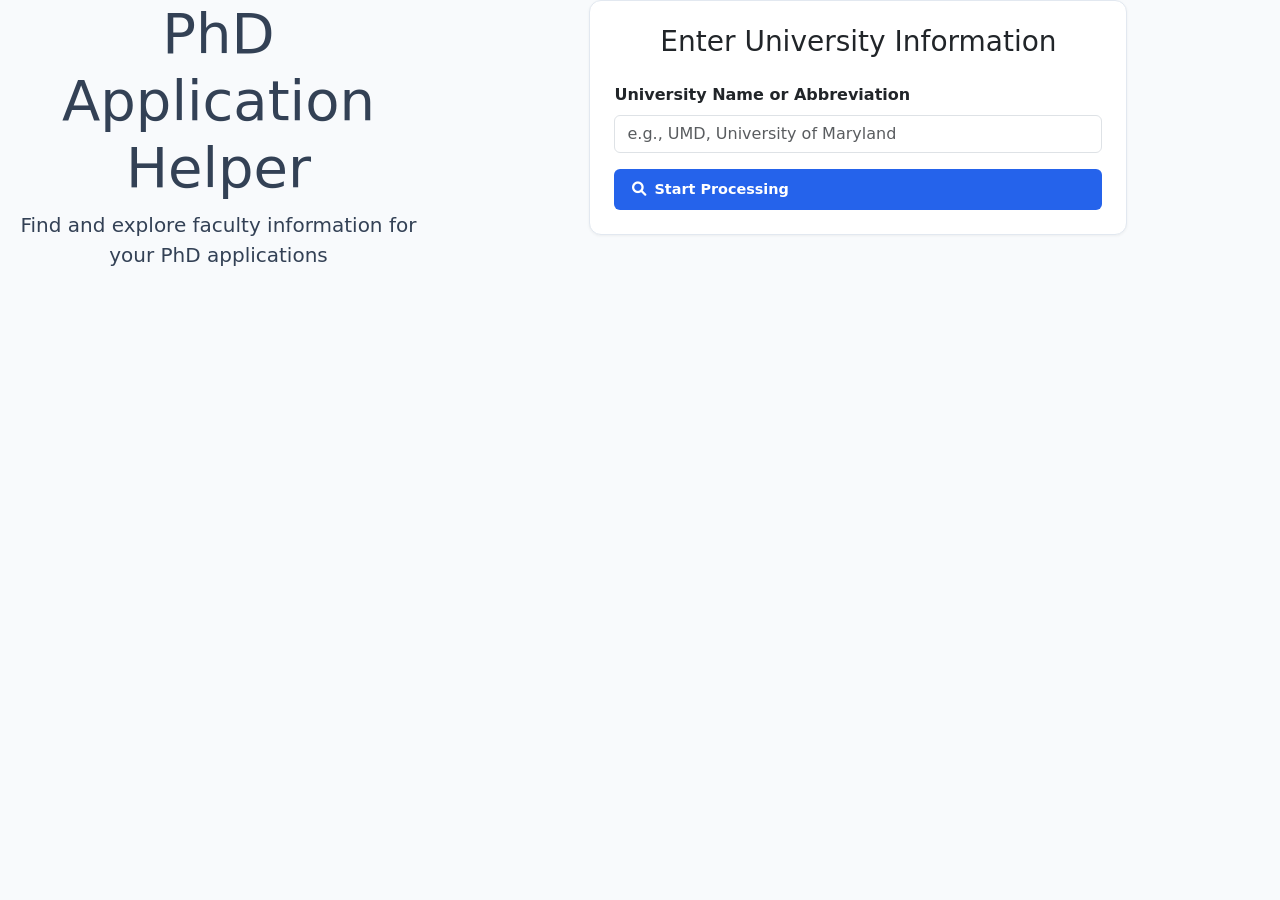
<file: test/templates/index.html>
<!DOCTYPE html>
<html lang="en">
<head>
    <meta charset="UTF-8">
    <meta name="viewport" content="width=device-width, initial-scale=1.0">
    <title>PhD Application Helper</title>
    <link href="https://cdn.jsdelivr.net/npm/bootstrap@5.3.0/dist/css/bootstrap.min.css" rel="stylesheet">
    <link href="https://cdnjs.cloudflare.com/ajax/libs/font-awesome/6.0.0/css/all.min.css" rel="stylesheet">
    <link href="/static/style.css" rel="stylesheet">
</head>
<body>
    <div class="header-section">
        <div class="container">
            <div class="text-center">
                <h1 class="display-4">PhD Application Helper</h1>
                <p class="lead">Find and explore faculty information for your PhD applications</p>
            </div>
        </div>
    </div>

    <div class="container">
        <div class="row justify-content-center">
            <div class="col-md-8">
                <div class="card p-4">
                    <h3 class="text-center mb-4">Enter University Information</h3>
                    <form id="universityForm">
                        <div class="mb-3">
                            <label for="university" class="form-label">University Name or Abbreviation</label>
                            <input type="text" class="form-control search-input" id="university" name="university" placeholder="e.g., UMD, University of Maryland" required>
                        </div>
                        <div class="d-grid">
                            <button type="submit" class="btn btn-primary">
                                <i class="fas fa-search"></i> Start Processing
                            </button>
                        </div>
                    </form>
                </div>

                <div id="processingSection" class="d-none">
                    <h4 class="mt-4">Processing Steps</h4>
                    <div class="processing-steps">
                        <div class="processing-step">
                            <div class="step-circle active" id="step1">1</div>
                            <div class="step-label active" id="label1">University Normalization</div>
                        </div>
                        <div class="processing-step">
                            <div class="step-circle" id="step2">2</div>
                            <div class="step-label" id="label2">Searching Faculty Pages</div>
                        </div>
                        <div class="processing-step">
                            <div class="step-circle" id="step3">3</div>
                            <div class="step-label" id="label3">Crawling Faculty Info</div>
                        </div>
                        <div class="processing-step">
                            <div class="step-circle" id="step4">4</div>
                            <div class="step-label" id="label4">Parsing Information</div>
                        </div>
                    </div>
                    
                    <div class="card result-card">
                        <div class="card-body">
                            <h5>Progress</h5>
                            <div class="progress mb-3">
                                <div id="progressBar" class="progress-bar" role="progressbar" style="width: 0%"></div>
                            </div>
                            <div id="statusText" class="text-muted">Initializing...</div>
                        </div>
                    </div>
                </div>

                <div id="resultsSection" class="d-none">
                    <h4 class="mt-4">Results</h4>
                    <div id="resultsContent"></div>
                </div>
            </div>
        </div>
    </div>

    <script src="https://cdn.jsdelivr.net/npm/bootstrap@5.3.0/dist/js/bootstrap.bundle.min.js"></script>
    <script>
        document.getElementById('universityForm').addEventListener('submit', async function(e) {
            e.preventDefault();
            
            const formData = new FormData(this);
            const university = formData.get('university');
            
            // Show processing section
            document.getElementById('processingSection').classList.remove('d-none');
            document.getElementById('resultsSection').classList.add('d-none');
            
            // Reset progress
            document.querySelectorAll('.step-circle, .step-label').forEach(el => {
                el.classList.remove('active');
            });
            document.getElementById('step1').classList.add('active');
            document.getElementById('label1').classList.add('active');
            document.getElementById('progressBar').style.width = '0%';
            document.getElementById('statusText').textContent = 'Starting process...';
            
            try {
                // Start the processing
                const response = await fetch('/process', {
                    method: 'POST',
                    headers: {
                        'Content-Type': 'application/json',
                    },
                    body: JSON.stringify({ university: university })
                });
                
                const reader = response.body.getReader();
                const decoder = new TextDecoder();
                let buffer = '';
                
                while (true) {
                    const { done, value } = await reader.read();
                    if (done) break;
                    
                    buffer += decoder.decode(value, { stream: true });
                    
                    // Process each line separately
                    const lines = buffer.split('\n');
                    buffer = lines.pop(); // Keep last incomplete line in buffer
                    
                    for (const line of lines) {
                        if (line.trim()) {
                            try {
                                const data = JSON.parse(line);
                                
                                // Update progress
                                if (data.type === 'progress') {
                                    const step = data.step;
                                    const percentage = data.percentage;
                                    const status = data.status;
                                    
                                    // Update step indicators
                                    for (let i = 1; i <= 4; i++) {
                                        const stepEl = document.getElementById(`step${i}`);
                                        const labelEl = document.getElementById(`label${i}`);
                                        
                                        if (i <= step) {
                                            stepEl.classList.add('active');
                                            labelEl.classList.add('active');
                                        } else {
                                            stepEl.classList.remove('active');
                                            labelEl.classList.remove('active');
                                        }
                                    }
                                    
                                    document.getElementById('progressBar').style.width = `${percentage}%`;
                                    document.getElementById('statusText').textContent = status;
                                }
                                
                                // Show results when complete
                                if (data.type === 'results') {
                                    displayResults(data.results);
                                }
                            } catch (e) {
                                console.error('Error parsing line:', e);
                            }
                        }
                    }
                }
            } catch (error) {
                console.error('Error:', error);
                document.getElementById('statusText').textContent = 'Error occurred: ' + error.message;
            }
        });
        
        function displayResults(results) {
            document.getElementById('resultsSection').classList.remove('d-none');
            
            let html = '';
            
            // Show search results
            if (results.search_results && results.search_results.length > 0) {
                html += '<div class="card mb-3"><div class="card-body">';
                html += '<h5>Search Results</h5>';
                results.search_results.forEach((result, index) => {
                    html += `<div class="p-2 border-bottom">
                        <h6>${result.title}</h6>
                        <p class="mb-1"><a href="${result.url}" target="_blank">${result.url}</a></p>
                        <p class="text-muted">${result.snippet}</p>
                    </div>`;
                });
                html += '</div></div>';
            }
            
            // Show faculty data
            if (results.faculty_data && results.faculty_data.length > 0) {
                html += '<div class="card"><div class="card-body">';
                html += `<h5>Faculty Information (${results.faculty_data.length} found)</h5>`;
                
                results.faculty_data.forEach(faculty => {
                    html += '<div class="faculty-card">';
                    html += '<div class="faculty-header">';
                    html += `<div class="faculty-name">${faculty.name}</div>`;
                    html += `<div class="faculty-title">${faculty.title}</div>`;
                    html += '</div>';
                    html += '<div class="faculty-content">';
                    html += `<div class="faculty-email"><i class="fas fa-envelope"></i> ${faculty.email}</div>`;
                    if (faculty.research_areas && faculty.research_areas.length > 0) {
                        html += '<div class="research-areas"><strong>Research Areas:</strong> ';
                        faculty.research_areas.forEach(area => {
                            if (area !== '未提供') {
                                html += `<span class="research-tag">${area}</span>`;
                            }
                        });
                        html += '</div>';
                    }
                    html += '</div></div></div>';
                });
                
                html += '</div></div>';
            }
            
            document.getElementById('resultsContent').innerHTML = html;
        }
    </script>
</body>
</html>
</file>
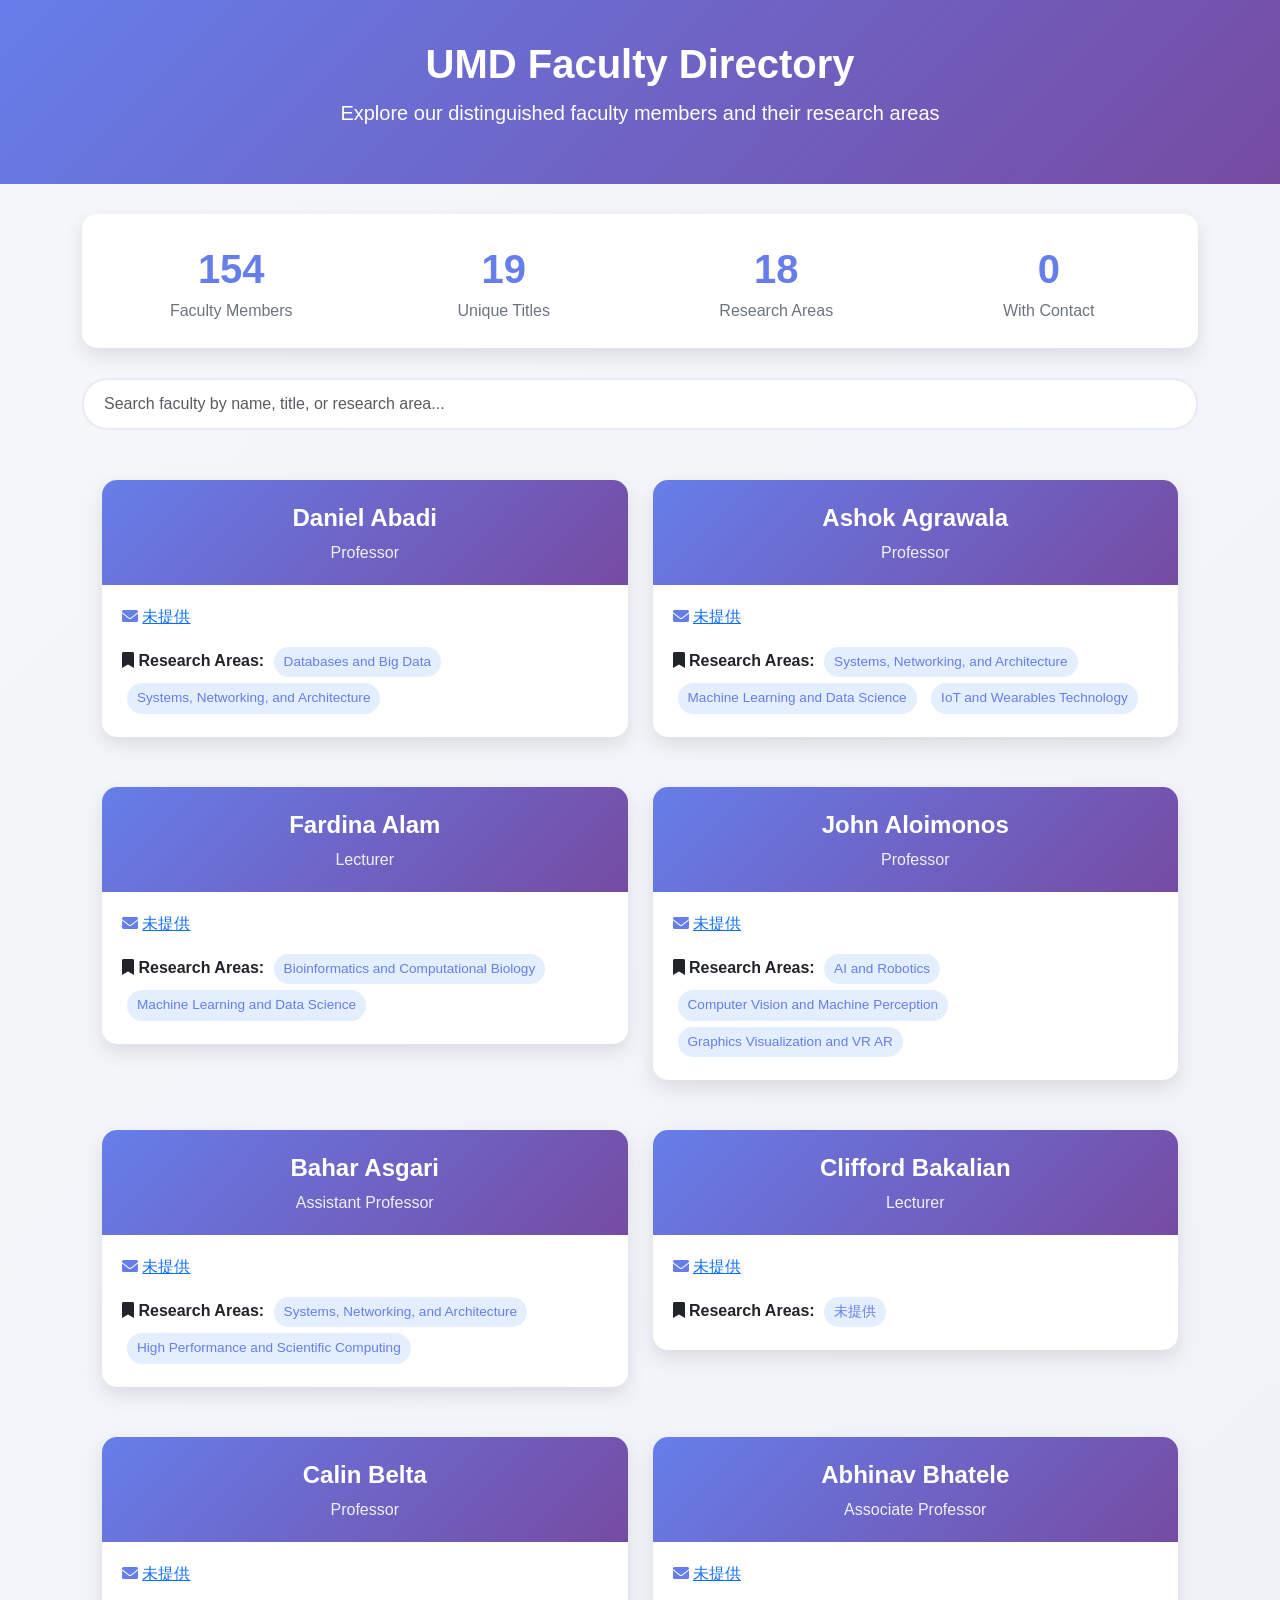
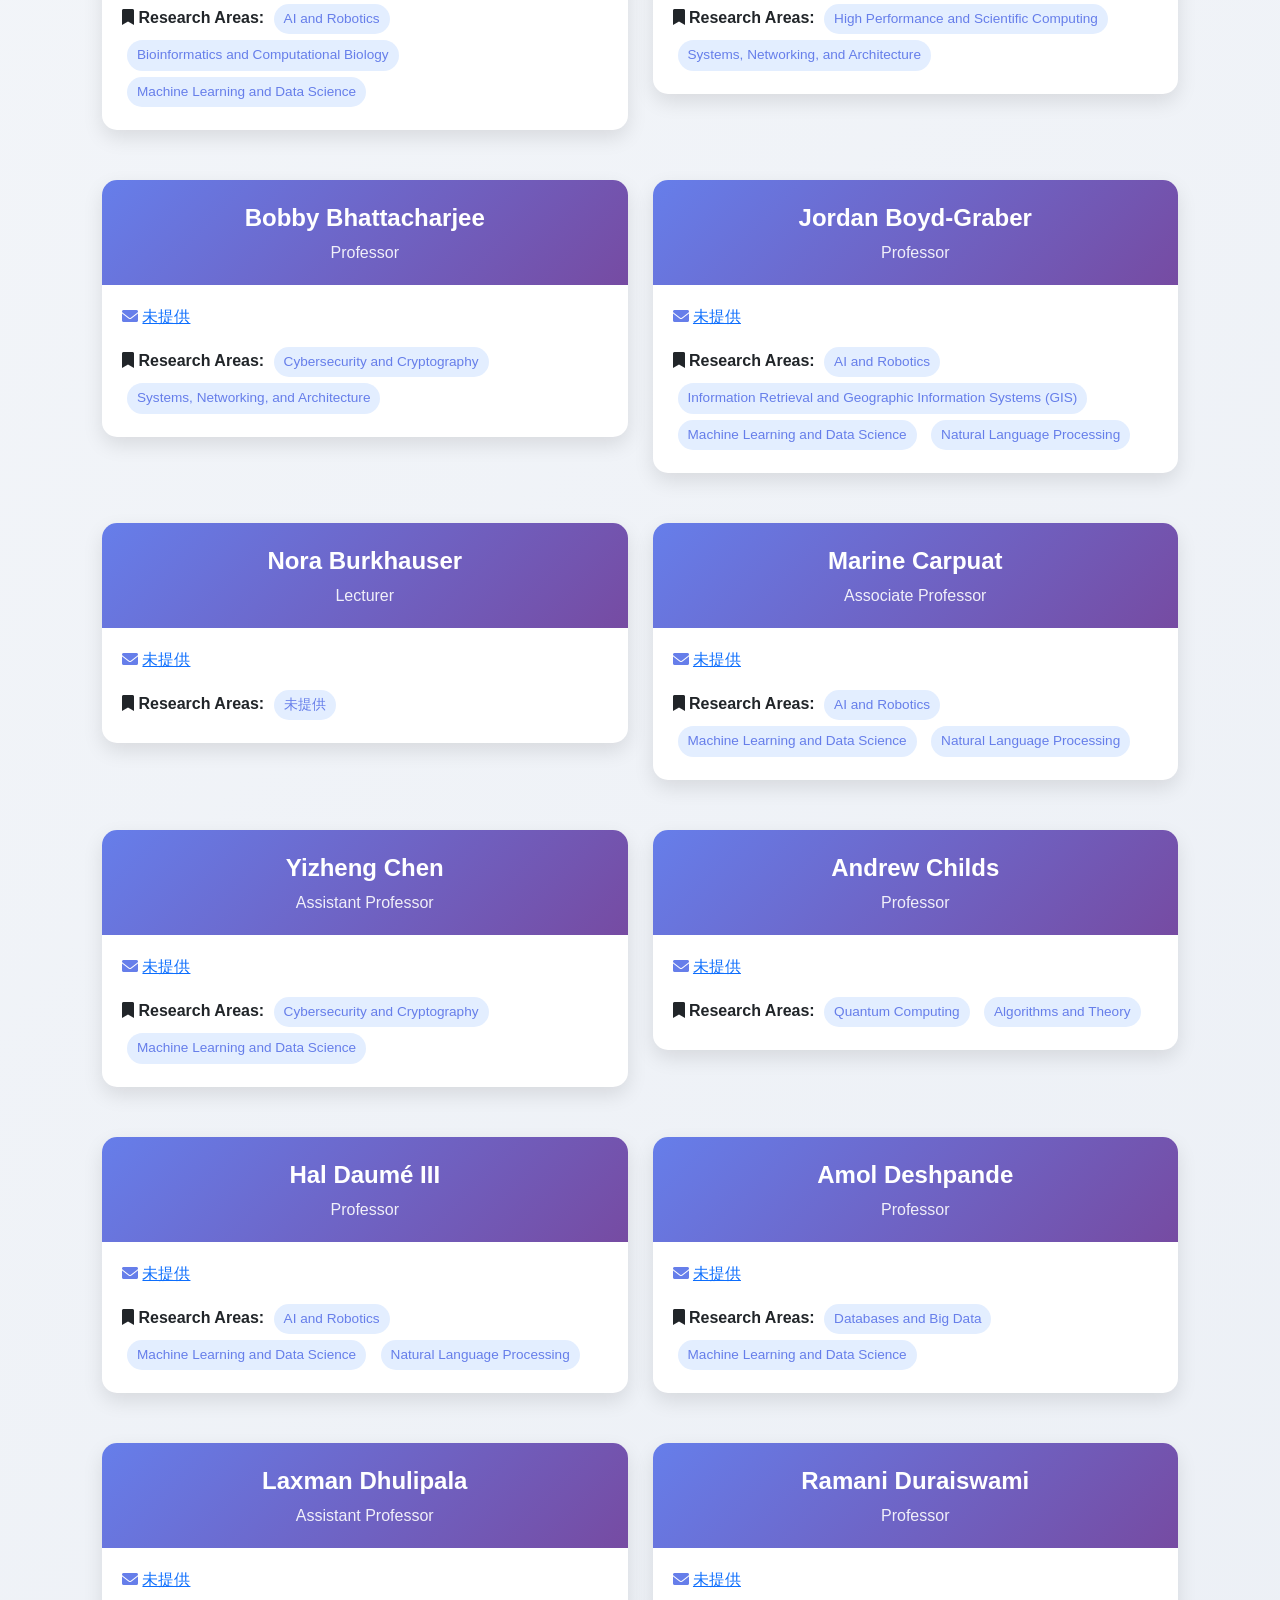
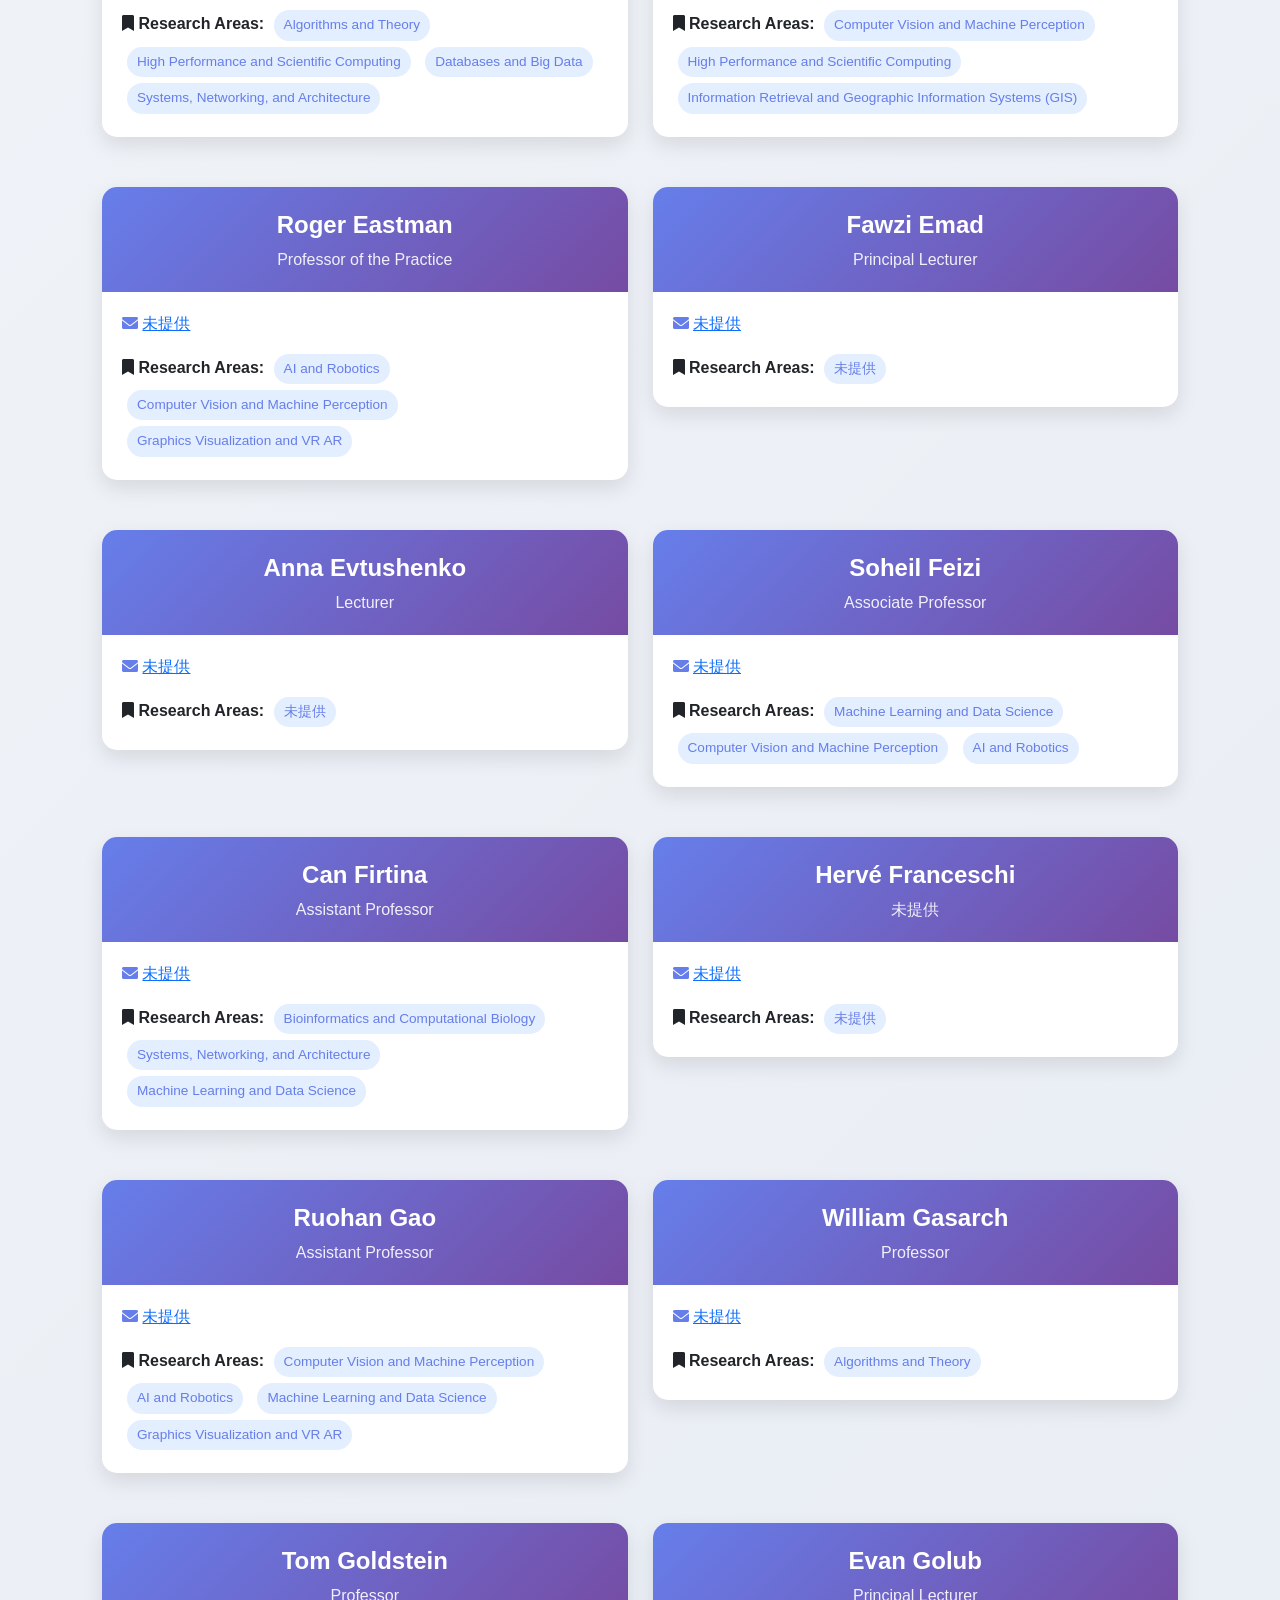
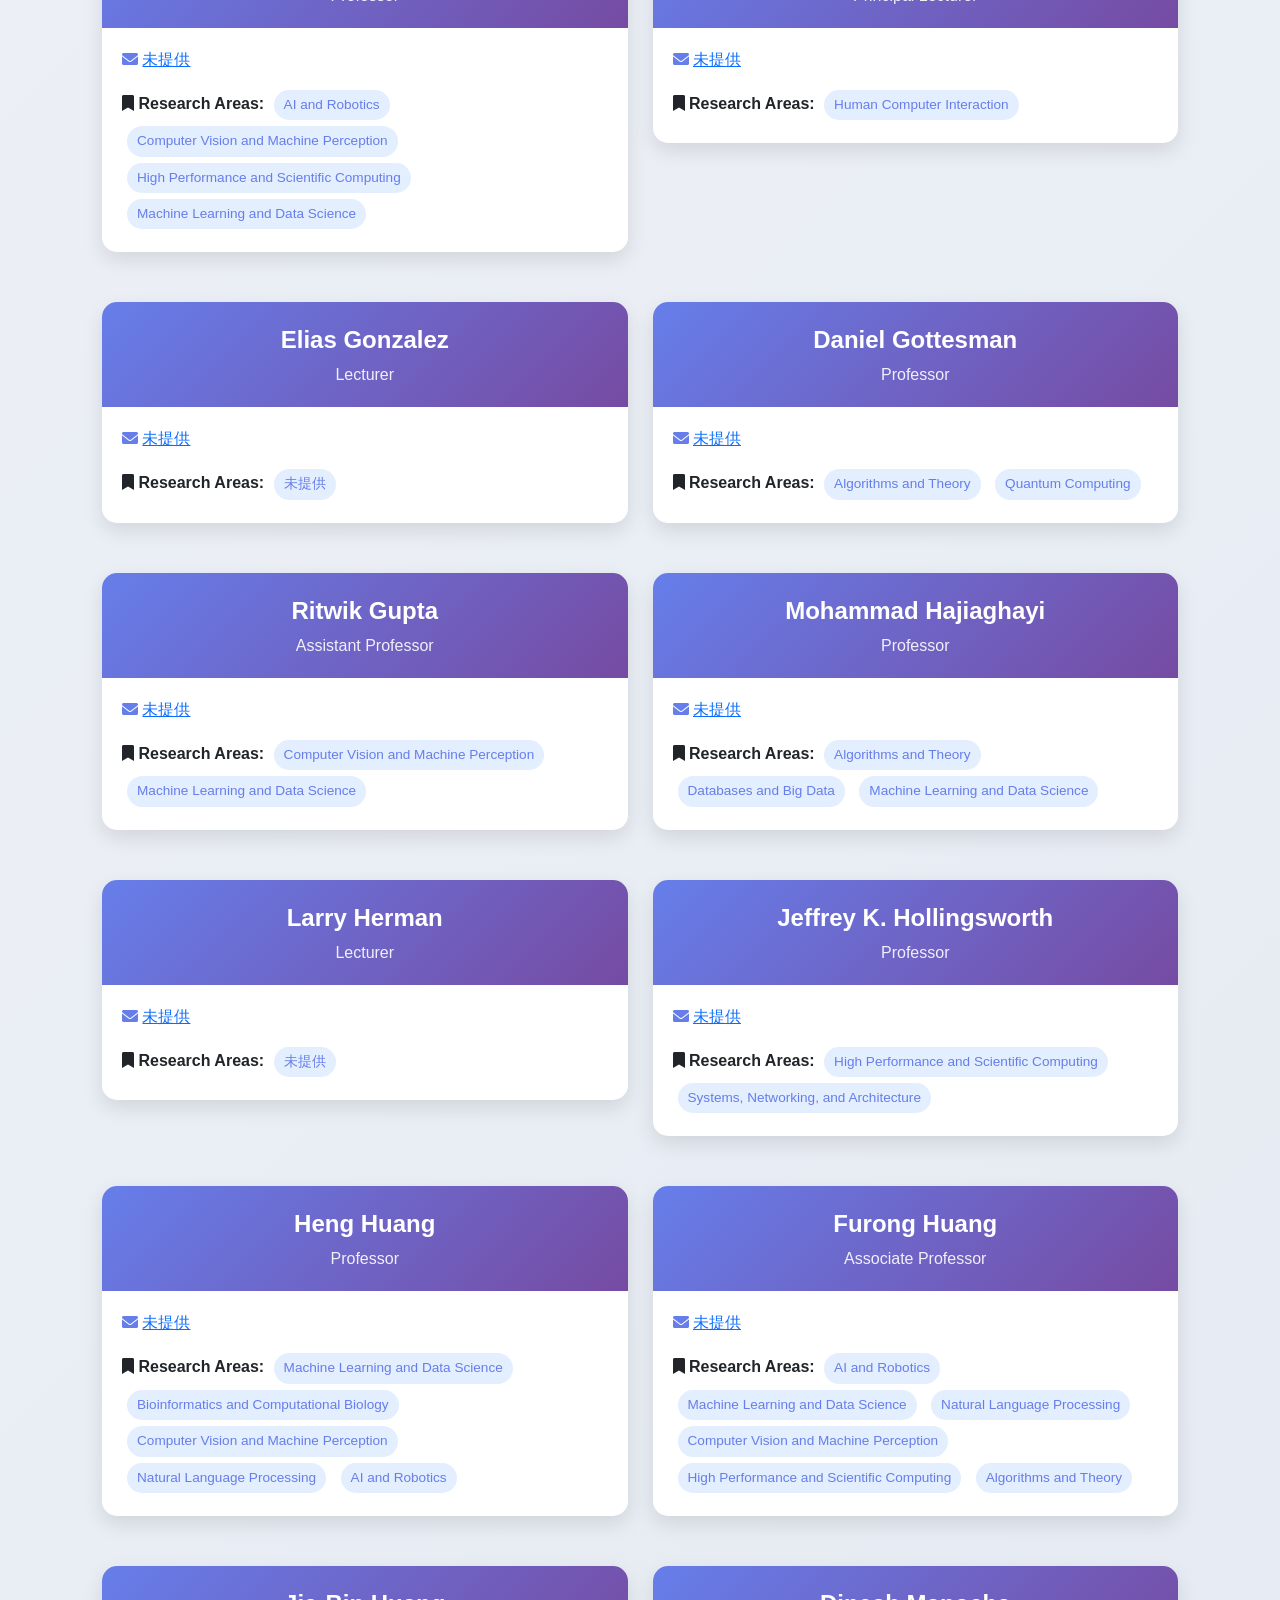
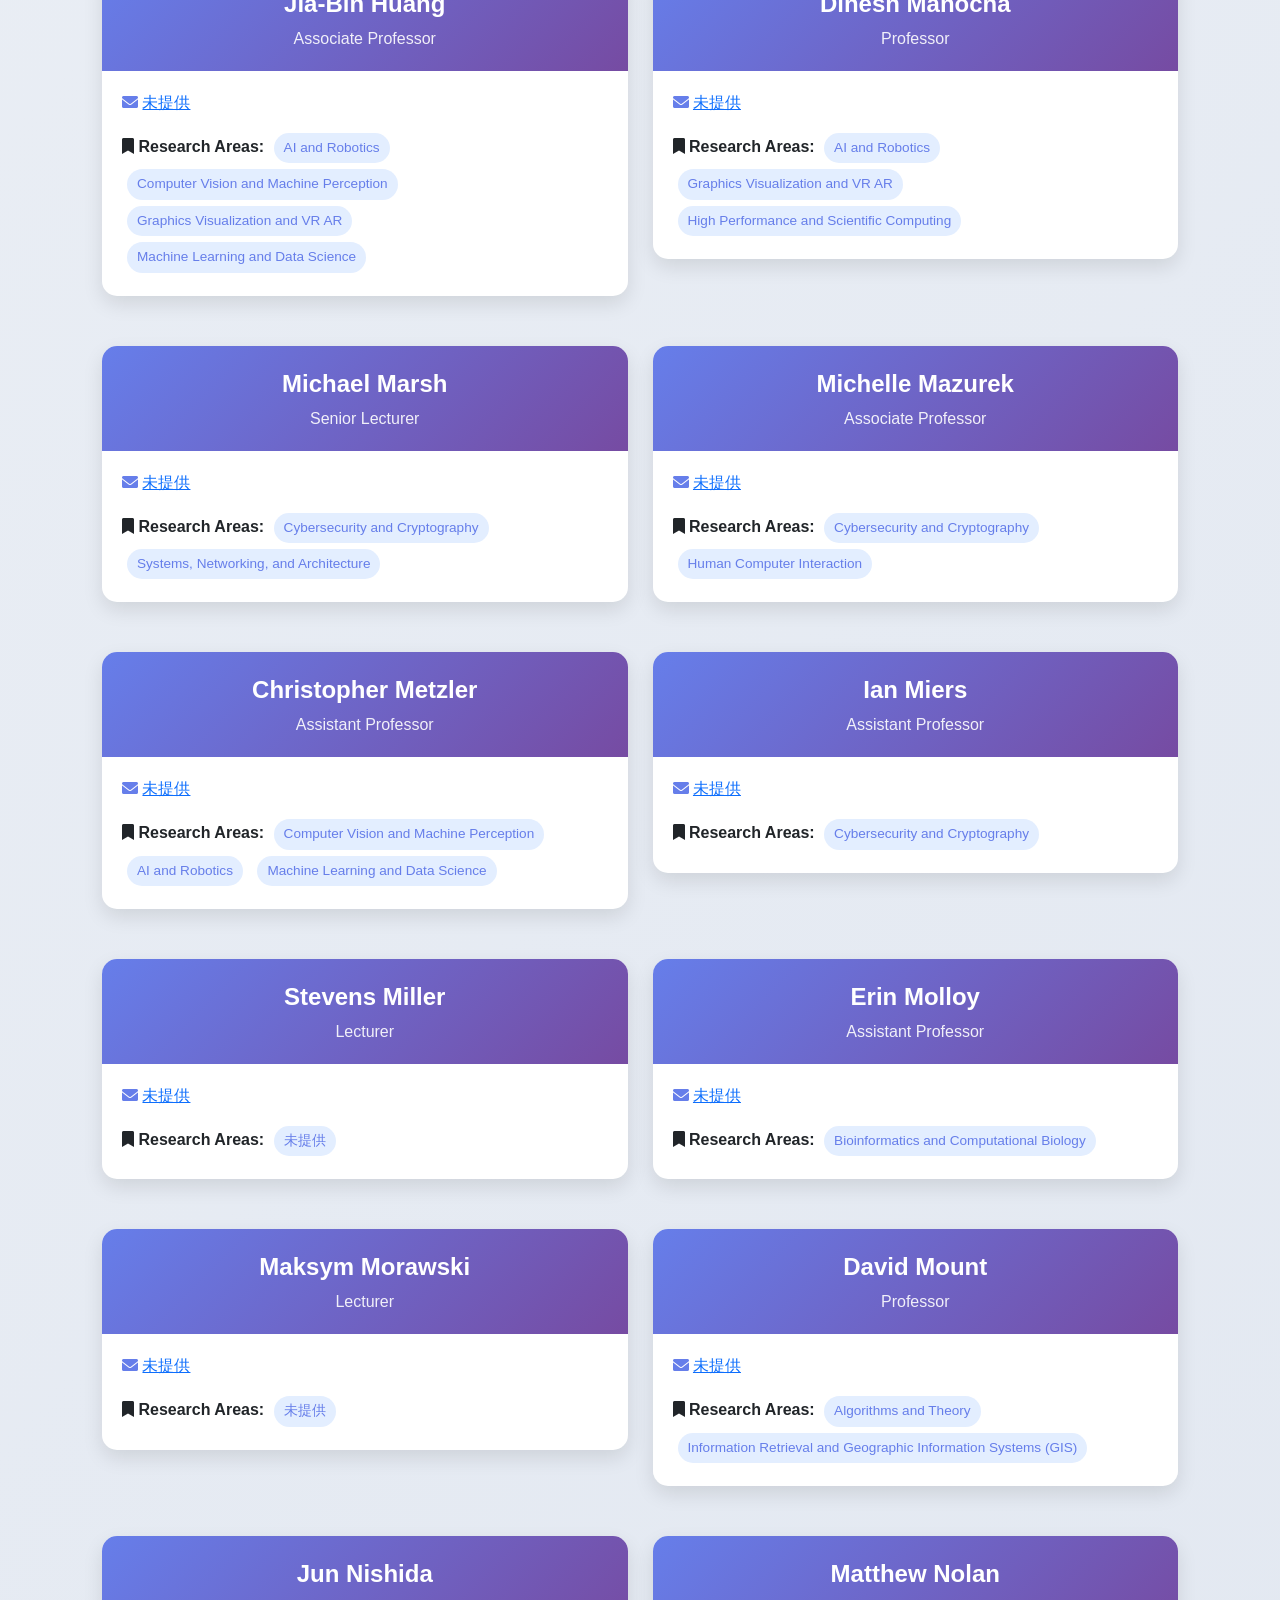
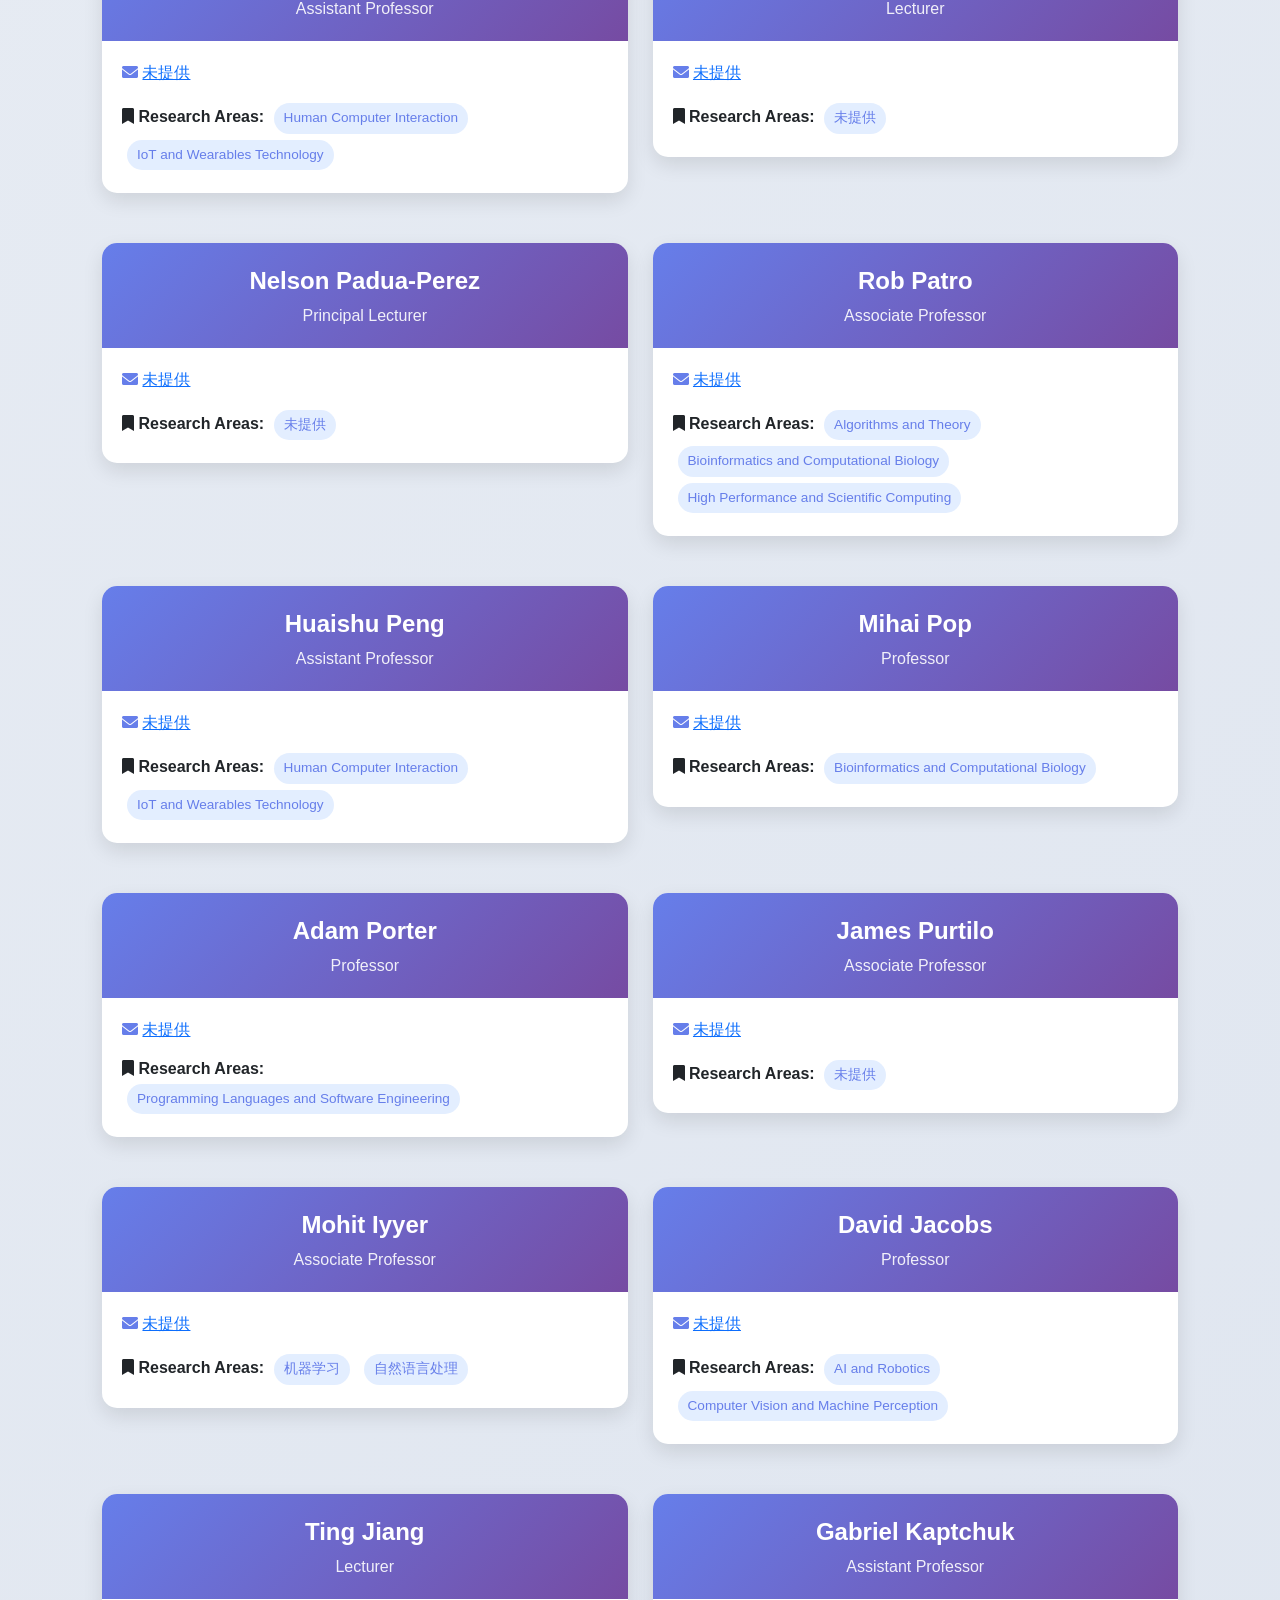
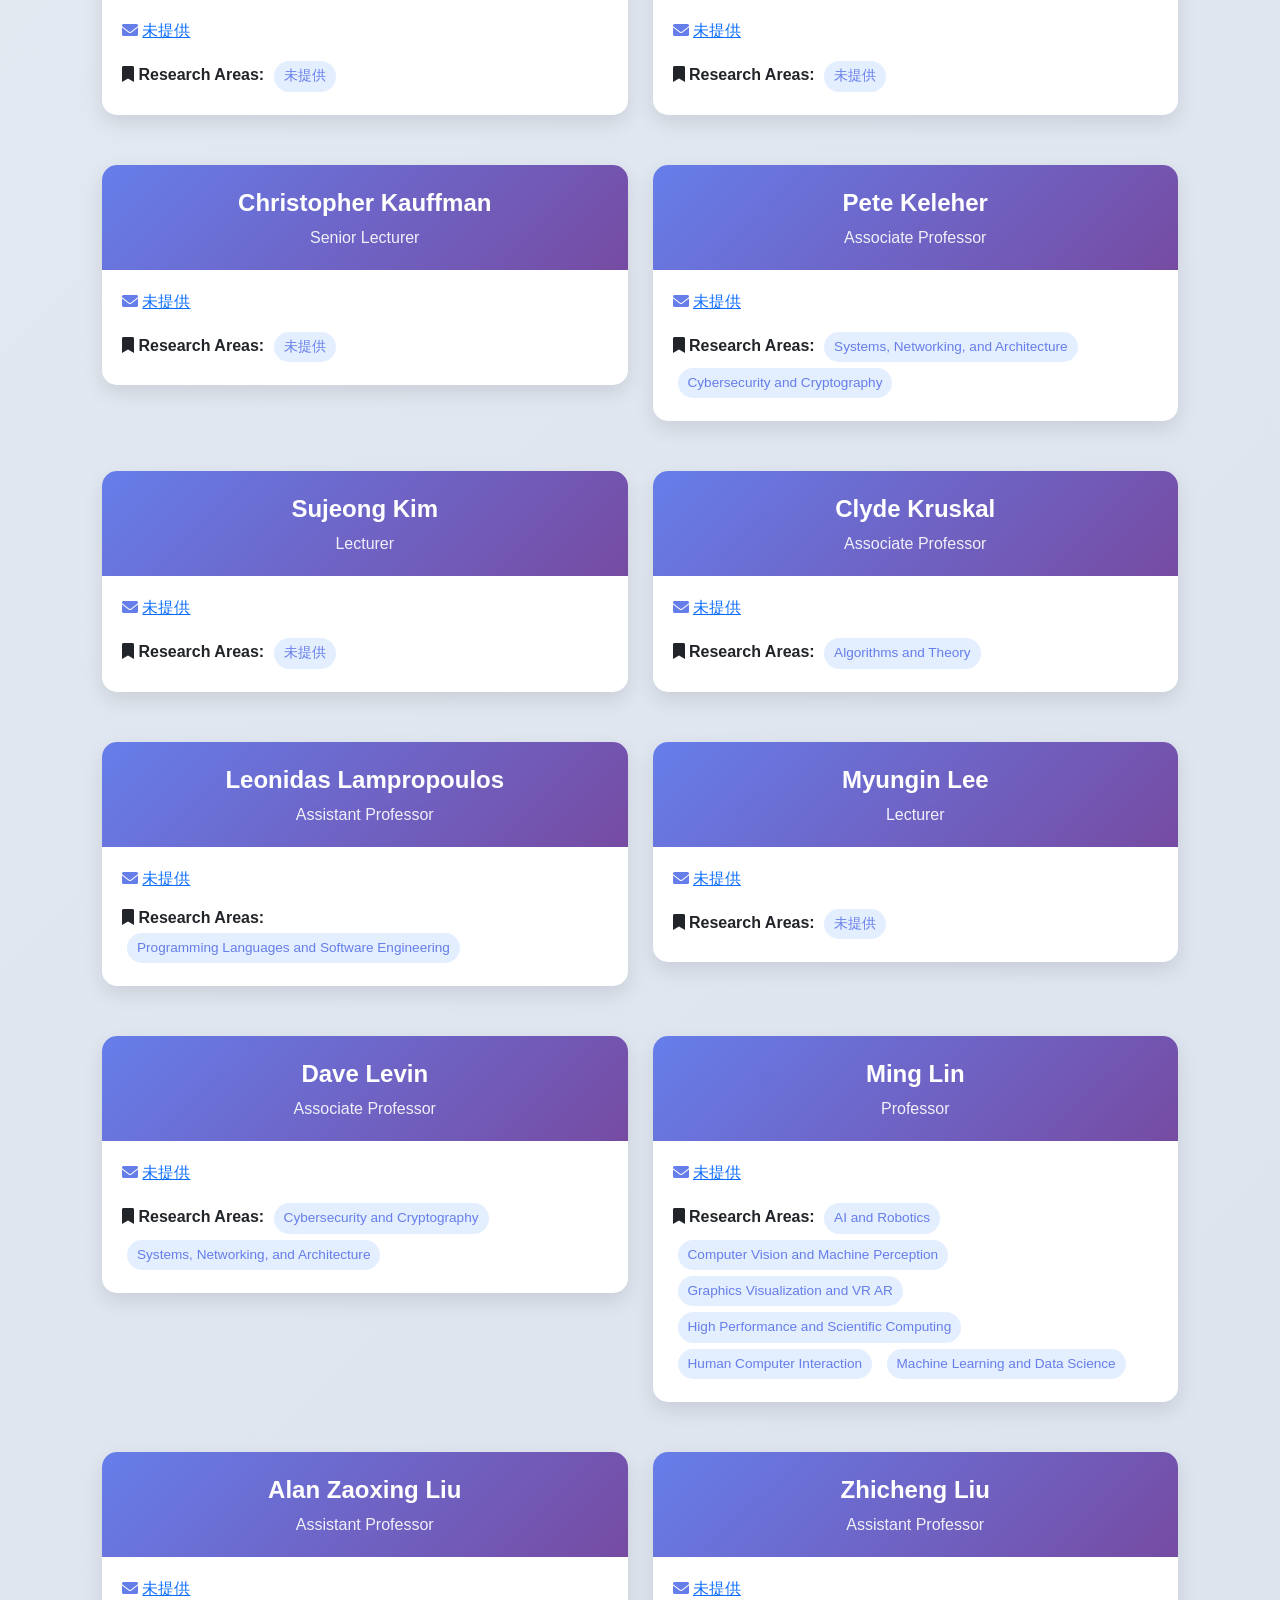
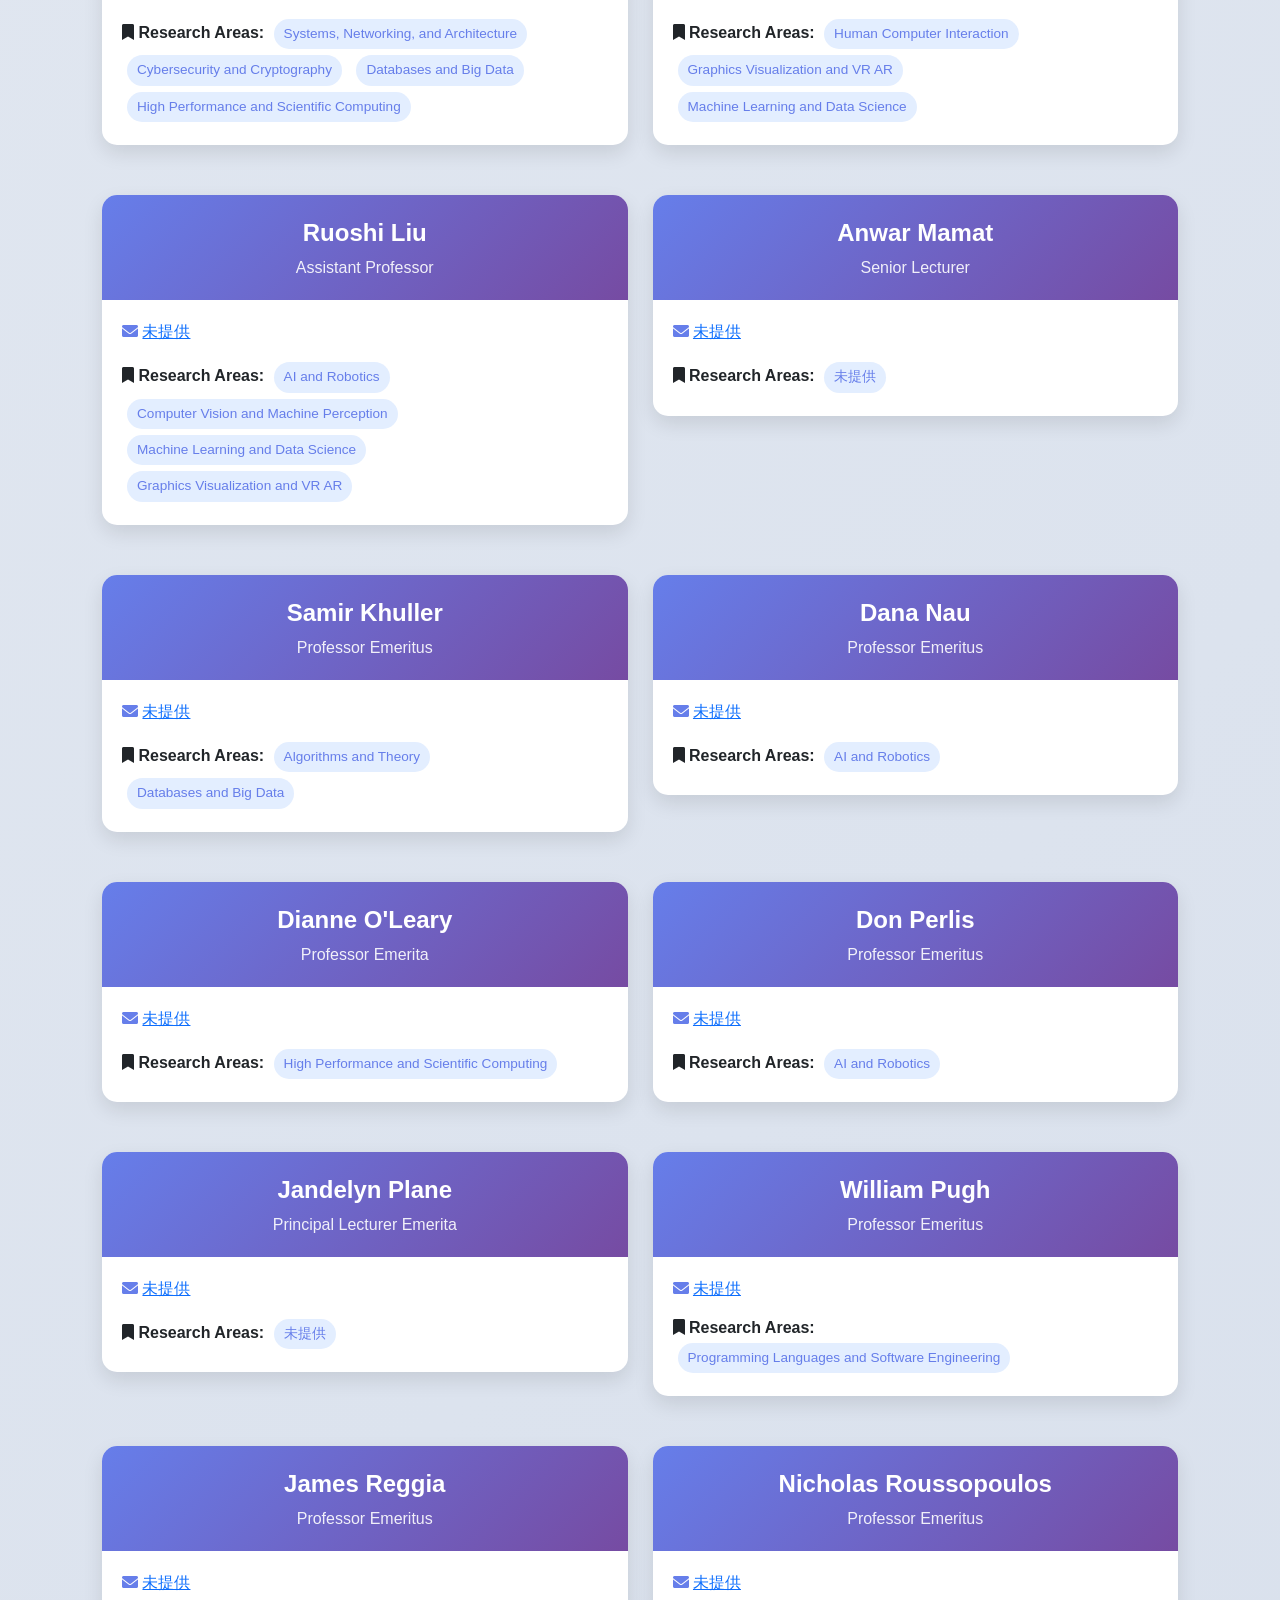
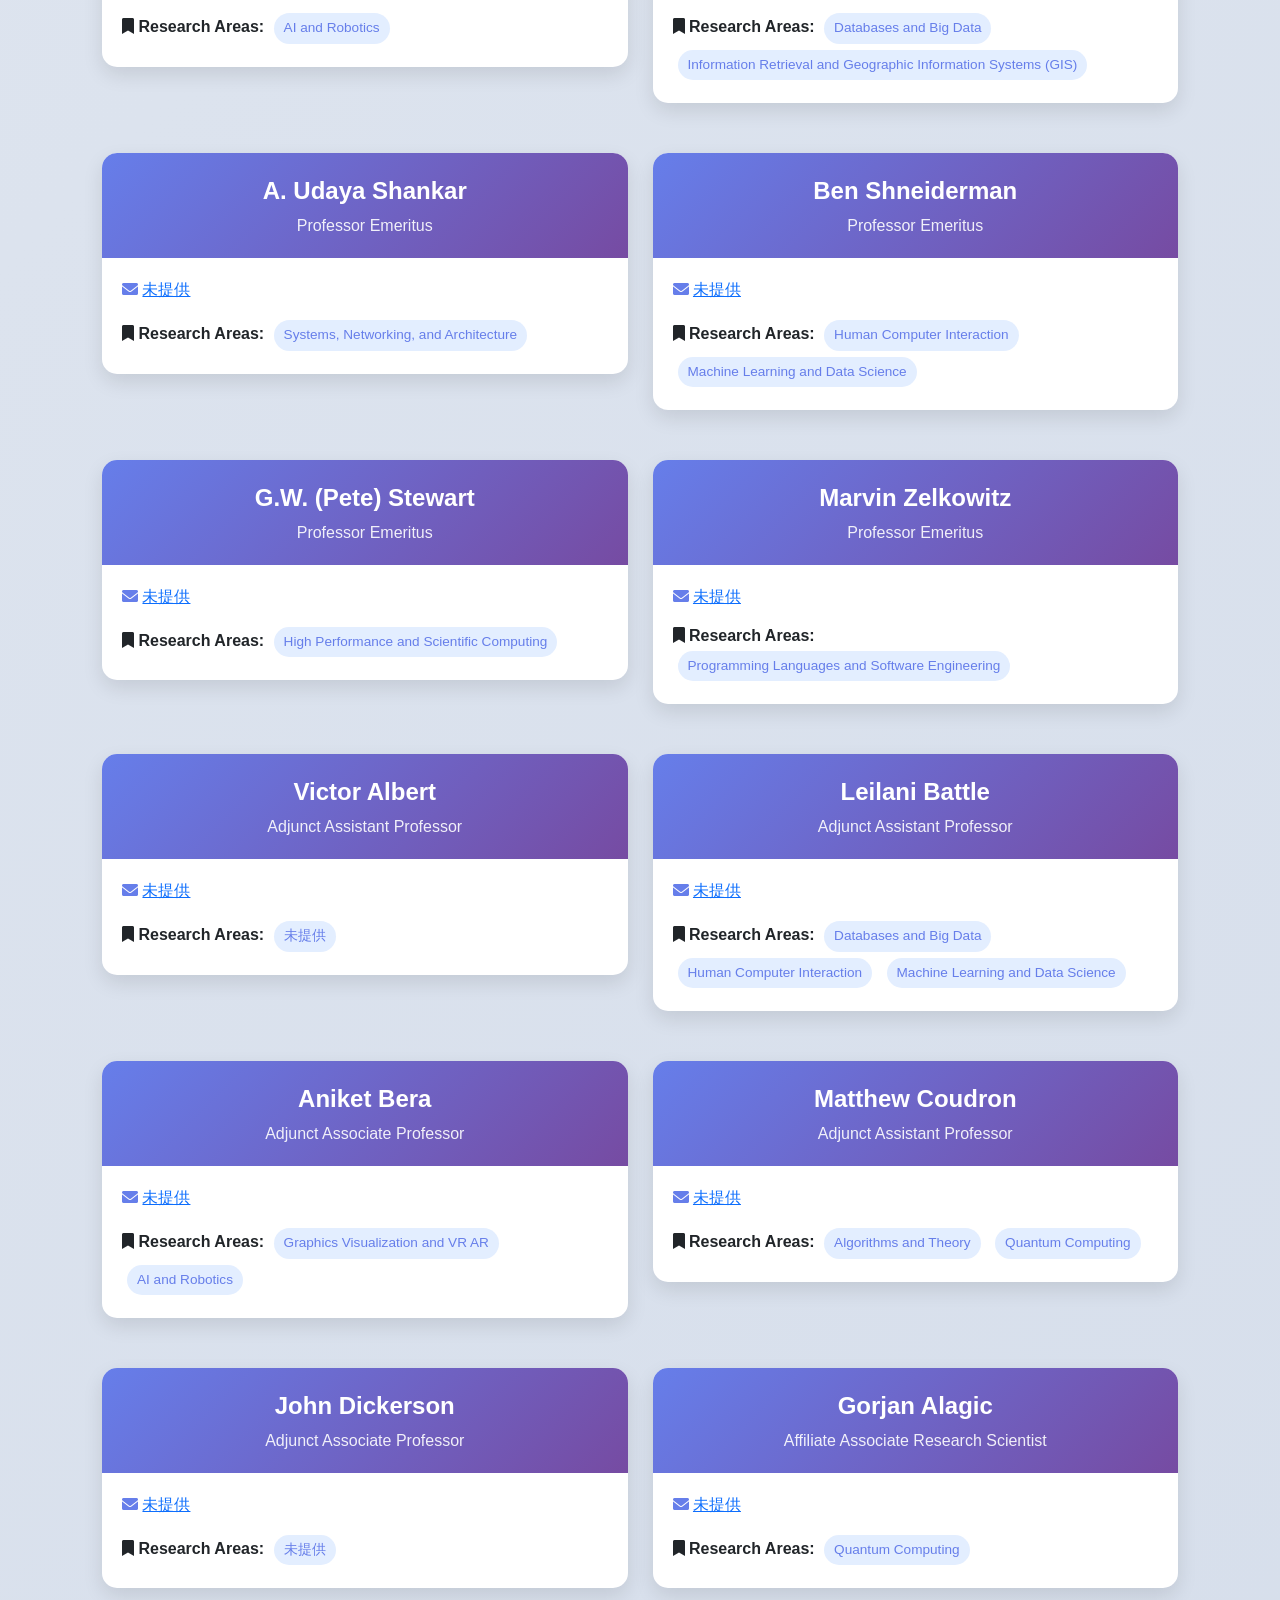
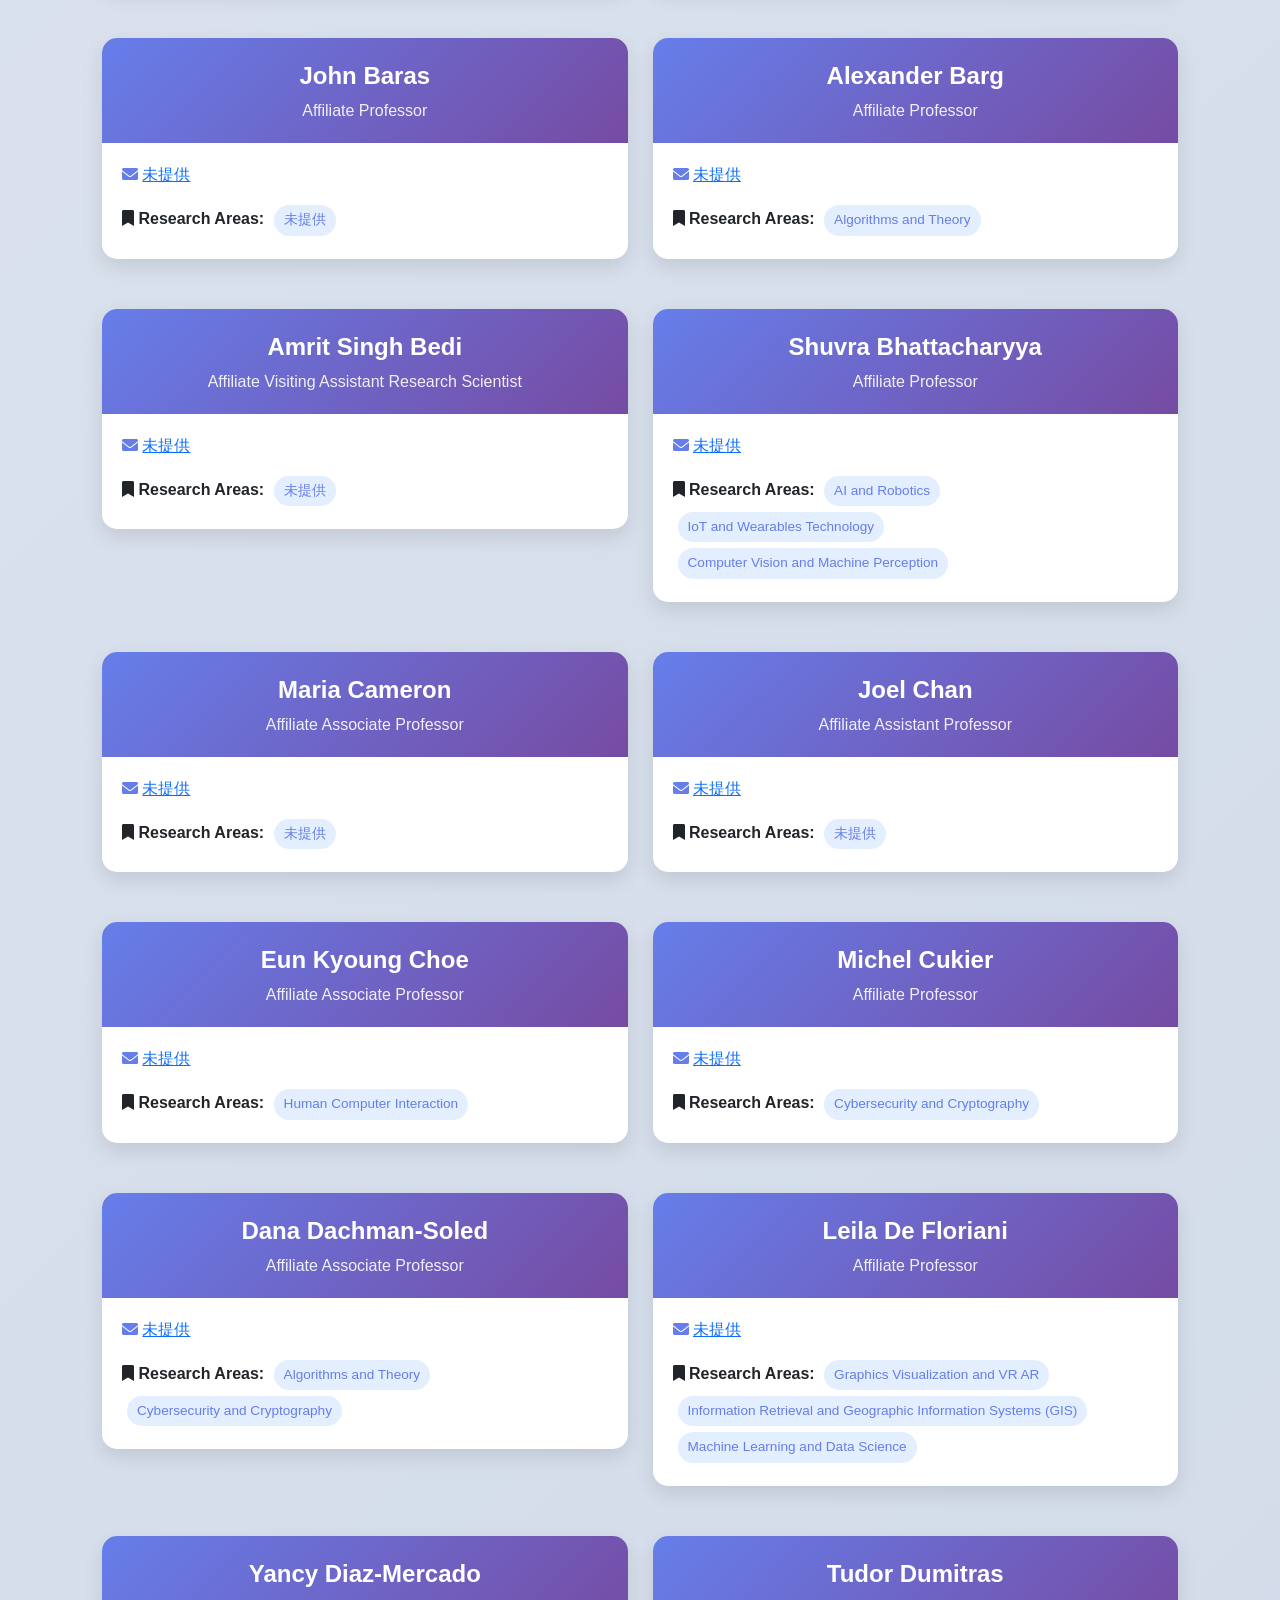
<file: test/faculty_directory_UMD.html>
<!DOCTYPE html>
<html lang="zh-CN">
<head>
    <meta charset="UTF-8">
    <meta name="viewport" content="width=device-width, initial-scale=1.0">
    <title>UMD Faculty Directory</title>
    <link href="https://cdn.jsdelivr.net/npm/bootstrap@5.3.0/dist/css/bootstrap.min.css" rel="stylesheet">
    <link href="https://cdnjs.cloudflare.com/ajax/libs/font-awesome/6.0.0/css/all.min.css" rel="stylesheet">
    <style>
        body {
            background: linear-gradient(135deg, #f5f7fa 0%, #c3cfe2 100%);
            font-family: 'Segoe UI', Tahoma, Geneva, Verdana, sans-serif;
            min-height: 100vh;
        }
        .faculty-card {
            background: white;
            border-radius: 15px;
            box-shadow: 0 8px 20px rgba(0,0,0,0.1);
            transition: transform 0.3s ease, box-shadow 0.3s ease;
            margin-bottom: 25px;
            border: none;
            overflow: hidden;
        }
        .faculty-card:hover {
            transform: translateY(-5px);
            box-shadow: 0 15px 30px rgba(0,0,0,0.15);
        }
        .faculty-header {
            background: linear-gradient(135deg, #667eea 0%, #764ba2 100%);
            color: white;
            padding: 20px;
            text-align: center;
        }
        .faculty-name {
            font-size: 1.5rem;
            font-weight: bold;
            margin-bottom: 5px;
        }
        .faculty-title {
            font-size: 1rem;
            opacity: 0.9;
        }
        .faculty-content {
            padding: 20px;
        }
        .faculty-email {
            color: #667eea;
            font-weight: 500;
        }
        .research-areas {
            margin-top: 15px;
        }
        .research-tag {
            display: inline-block;
            background: #e3eeff;
            color: #667eea;
            padding: 5px 10px;
            border-radius: 20px;
            margin: 3px 5px;
            font-size: 0.85rem;
        }
        .header-section {
            background: linear-gradient(135deg, #667eea 0%, #764ba2 100%);
            color: white;
            padding: 40px 0;
            margin-bottom: 30px;
        }
        .search-section {
            margin-bottom: 30px;
        }
        .search-input {
            border-radius: 25px;
            border: 2px solid #e9ecef;
            padding: 12px 20px;
        }
        .search-input:focus {
            border-color: #667eea;
            box-shadow: 0 0 0 0.2rem rgba(102, 126, 234, 0.25);
        }
        .badge {
            font-size: 0.8em;
        }
        .faculty-grid {
            display: grid;
            grid-template-columns: repeat(auto-fill, minmax(350px, 1fr));
            gap: 25px;
            padding: 20px;
        }
        @media (max-width: 768px) {
            .faculty-grid {
                grid-template-columns: 1fr;
            }
        }
        .stats-card {
            background: white;
            border-radius: 15px;
            padding: 25px;
            box-shadow: 0 8px 20px rgba(0,0,0,0.1);
            margin-bottom: 30px;
        }
        .stat-number {
            font-size: 2.5rem;
            font-weight: bold;
            color: #667eea;
        }
        .stat-label {
            color: #6c757d;
            font-size: 1rem;
        }
        .university-name {
            font-size: 2.5rem;
            font-weight: bold;
            margin-bottom: 10px;
        }
        .faculty-member {
            animation: fadeIn 0.5s ease-in;
        }
        @keyframes fadeIn {
            from { opacity: 0; transform: translateY(20px); }
            to { opacity: 1; transform: translateY(0); }
        }
        .footer {
            text-align: center;
            padding: 20px;
            color: #6c757d;
            margin-top: 40px;
        }
    </style>
</head>
<body>
    <div class="header-section">
        <div class="container">
            <div class="text-center">
                <h1 class="university-name">UMD Faculty Directory</h1>
                <p class="lead">Explore our distinguished faculty members and their research areas</p>
            </div>
        </div>
    </div>

    <div class="container">
        <div class="row">
            <div class="col-md-12">
                <div class="stats-card">
                    <div class="row text-center">
                        <div class="col-md-3">
                            <div class="stat-number">154</div>
                            <div class="stat-label">Faculty Members</div>
                        </div>
                        <div class="col-md-3">
                            <div class="stat-number">19</div>
                            <div class="stat-label">Unique Titles</div>
                        </div>
                        <div class="col-md-3">
                            <div class="stat-number">18</div>
                            <div class="stat-label">Research Areas</div>
                        </div>
                        <div class="col-md-3">
                            <div class="stat-number">0</div>
                            <div class="stat-label">With Contact</div>
                        </div>
                    </div>
                </div>
            </div>
        </div>

        <div class="row">
            <div class="col-md-12">
                <div class="search-section">
                    <input type="text" id="searchInput" class="form-control search-input" placeholder="Search faculty by name, title, or research area...">
                </div>
            </div>
        </div>

        <div class="faculty-grid" id="facultyGrid">
            
            <div class="faculty-member">
                <div class="faculty-card">
                    <div class="faculty-header">
                        <div class="faculty-name">Daniel Abadi</div>
                        <div class="faculty-title">Professor</div>
                    </div>
                    <div class="faculty-content">
                        <div class="faculty-email">
                            <i class="fas fa-envelope"></i>
                            <a href="mailto:未提供">未提供</a>
                        </div>
                        <div class="research-areas">
                            <strong><i class="fas fa-bookmark"></i> Research Areas:</strong>
                            
                                
                                    
                                        <span class="research-tag">Databases and Big Data</span>
                                    
                                
                                    
                                        <span class="research-tag">Systems, Networking, and Architecture</span>
                                    
                                
                            
                        </div>
                    </div>
                </div>
            </div>
            
            <div class="faculty-member">
                <div class="faculty-card">
                    <div class="faculty-header">
                        <div class="faculty-name">Ashok Agrawala</div>
                        <div class="faculty-title">Professor</div>
                    </div>
                    <div class="faculty-content">
                        <div class="faculty-email">
                            <i class="fas fa-envelope"></i>
                            <a href="mailto:未提供">未提供</a>
                        </div>
                        <div class="research-areas">
                            <strong><i class="fas fa-bookmark"></i> Research Areas:</strong>
                            
                                
                                    
                                        <span class="research-tag">Systems, Networking, and Architecture</span>
                                    
                                
                                    
                                        <span class="research-tag">Machine Learning and Data Science</span>
                                    
                                
                                    
                                        <span class="research-tag">IoT and Wearables Technology</span>
                                    
                                
                            
                        </div>
                    </div>
                </div>
            </div>
            
            <div class="faculty-member">
                <div class="faculty-card">
                    <div class="faculty-header">
                        <div class="faculty-name">Fardina Alam</div>
                        <div class="faculty-title">Lecturer</div>
                    </div>
                    <div class="faculty-content">
                        <div class="faculty-email">
                            <i class="fas fa-envelope"></i>
                            <a href="mailto:未提供">未提供</a>
                        </div>
                        <div class="research-areas">
                            <strong><i class="fas fa-bookmark"></i> Research Areas:</strong>
                            
                                
                                    
                                        <span class="research-tag">Bioinformatics and Computational Biology</span>
                                    
                                
                                    
                                        <span class="research-tag">Machine Learning and Data Science</span>
                                    
                                
                            
                        </div>
                    </div>
                </div>
            </div>
            
            <div class="faculty-member">
                <div class="faculty-card">
                    <div class="faculty-header">
                        <div class="faculty-name">John Aloimonos</div>
                        <div class="faculty-title">Professor</div>
                    </div>
                    <div class="faculty-content">
                        <div class="faculty-email">
                            <i class="fas fa-envelope"></i>
                            <a href="mailto:未提供">未提供</a>
                        </div>
                        <div class="research-areas">
                            <strong><i class="fas fa-bookmark"></i> Research Areas:</strong>
                            
                                
                                    
                                        <span class="research-tag">AI and Robotics</span>
                                    
                                
                                    
                                        <span class="research-tag">Computer Vision and Machine Perception</span>
                                    
                                
                                    
                                        <span class="research-tag">Graphics Visualization and VR AR</span>
                                    
                                
                            
                        </div>
                    </div>
                </div>
            </div>
            
            <div class="faculty-member">
                <div class="faculty-card">
                    <div class="faculty-header">
                        <div class="faculty-name">Bahar Asgari</div>
                        <div class="faculty-title">Assistant Professor</div>
                    </div>
                    <div class="faculty-content">
                        <div class="faculty-email">
                            <i class="fas fa-envelope"></i>
                            <a href="mailto:未提供">未提供</a>
                        </div>
                        <div class="research-areas">
                            <strong><i class="fas fa-bookmark"></i> Research Areas:</strong>
                            
                                
                                    
                                        <span class="research-tag">Systems, Networking, and Architecture</span>
                                    
                                
                                    
                                        <span class="research-tag">High Performance and Scientific Computing</span>
                                    
                                
                            
                        </div>
                    </div>
                </div>
            </div>
            
            <div class="faculty-member">
                <div class="faculty-card">
                    <div class="faculty-header">
                        <div class="faculty-name">Clifford Bakalian</div>
                        <div class="faculty-title">Lecturer</div>
                    </div>
                    <div class="faculty-content">
                        <div class="faculty-email">
                            <i class="fas fa-envelope"></i>
                            <a href="mailto:未提供">未提供</a>
                        </div>
                        <div class="research-areas">
                            <strong><i class="fas fa-bookmark"></i> Research Areas:</strong>
                            
                                <span class="research-tag">未提供</span>
                            
                        </div>
                    </div>
                </div>
            </div>
            
            <div class="faculty-member">
                <div class="faculty-card">
                    <div class="faculty-header">
                        <div class="faculty-name">Calin Belta</div>
                        <div class="faculty-title">Professor</div>
                    </div>
                    <div class="faculty-content">
                        <div class="faculty-email">
                            <i class="fas fa-envelope"></i>
                            <a href="mailto:未提供">未提供</a>
                        </div>
                        <div class="research-areas">
                            <strong><i class="fas fa-bookmark"></i> Research Areas:</strong>
                            
                                
                                    
                                        <span class="research-tag">AI and Robotics</span>
                                    
                                
                                    
                                        <span class="research-tag">Bioinformatics and Computational Biology</span>
                                    
                                
                                    
                                        <span class="research-tag">Machine Learning and Data Science</span>
                                    
                                
                            
                        </div>
                    </div>
                </div>
            </div>
            
            <div class="faculty-member">
                <div class="faculty-card">
                    <div class="faculty-header">
                        <div class="faculty-name">Abhinav Bhatele</div>
                        <div class="faculty-title">Associate Professor</div>
                    </div>
                    <div class="faculty-content">
                        <div class="faculty-email">
                            <i class="fas fa-envelope"></i>
                            <a href="mailto:未提供">未提供</a>
                        </div>
                        <div class="research-areas">
                            <strong><i class="fas fa-bookmark"></i> Research Areas:</strong>
                            
                                
                                    
                                        <span class="research-tag">High Performance and Scientific Computing</span>
                                    
                                
                                    
                                        <span class="research-tag">Systems, Networking, and Architecture</span>
                                    
                                
                            
                        </div>
                    </div>
                </div>
            </div>
            
            <div class="faculty-member">
                <div class="faculty-card">
                    <div class="faculty-header">
                        <div class="faculty-name">Bobby Bhattacharjee</div>
                        <div class="faculty-title">Professor</div>
                    </div>
                    <div class="faculty-content">
                        <div class="faculty-email">
                            <i class="fas fa-envelope"></i>
                            <a href="mailto:未提供">未提供</a>
                        </div>
                        <div class="research-areas">
                            <strong><i class="fas fa-bookmark"></i> Research Areas:</strong>
                            
                                
                                    
                                        <span class="research-tag">Cybersecurity and Cryptography</span>
                                    
                                
                                    
                                        <span class="research-tag">Systems, Networking, and Architecture</span>
                                    
                                
                            
                        </div>
                    </div>
                </div>
            </div>
            
            <div class="faculty-member">
                <div class="faculty-card">
                    <div class="faculty-header">
                        <div class="faculty-name">Jordan Boyd-Graber</div>
                        <div class="faculty-title">Professor</div>
                    </div>
                    <div class="faculty-content">
                        <div class="faculty-email">
                            <i class="fas fa-envelope"></i>
                            <a href="mailto:未提供">未提供</a>
                        </div>
                        <div class="research-areas">
                            <strong><i class="fas fa-bookmark"></i> Research Areas:</strong>
                            
                                
                                    
                                        <span class="research-tag">AI and Robotics</span>
                                    
                                
                                    
                                        <span class="research-tag">Information Retrieval and Geographic Information Systems (GIS)</span>
                                    
                                
                                    
                                        <span class="research-tag">Machine Learning and Data Science</span>
                                    
                                
                                    
                                        <span class="research-tag">Natural Language Processing</span>
                                    
                                
                            
                        </div>
                    </div>
                </div>
            </div>
            
            <div class="faculty-member">
                <div class="faculty-card">
                    <div class="faculty-header">
                        <div class="faculty-name">Nora Burkhauser</div>
                        <div class="faculty-title">Lecturer</div>
                    </div>
                    <div class="faculty-content">
                        <div class="faculty-email">
                            <i class="fas fa-envelope"></i>
                            <a href="mailto:未提供">未提供</a>
                        </div>
                        <div class="research-areas">
                            <strong><i class="fas fa-bookmark"></i> Research Areas:</strong>
                            
                                <span class="research-tag">未提供</span>
                            
                        </div>
                    </div>
                </div>
            </div>
            
            <div class="faculty-member">
                <div class="faculty-card">
                    <div class="faculty-header">
                        <div class="faculty-name">Marine Carpuat</div>
                        <div class="faculty-title">Associate Professor</div>
                    </div>
                    <div class="faculty-content">
                        <div class="faculty-email">
                            <i class="fas fa-envelope"></i>
                            <a href="mailto:未提供">未提供</a>
                        </div>
                        <div class="research-areas">
                            <strong><i class="fas fa-bookmark"></i> Research Areas:</strong>
                            
                                
                                    
                                        <span class="research-tag">AI and Robotics</span>
                                    
                                
                                    
                                        <span class="research-tag">Machine Learning and Data Science</span>
                                    
                                
                                    
                                        <span class="research-tag">Natural Language Processing</span>
                                    
                                
                            
                        </div>
                    </div>
                </div>
            </div>
            
            <div class="faculty-member">
                <div class="faculty-card">
                    <div class="faculty-header">
                        <div class="faculty-name">Yizheng Chen</div>
                        <div class="faculty-title">Assistant Professor</div>
                    </div>
                    <div class="faculty-content">
                        <div class="faculty-email">
                            <i class="fas fa-envelope"></i>
                            <a href="mailto:未提供">未提供</a>
                        </div>
                        <div class="research-areas">
                            <strong><i class="fas fa-bookmark"></i> Research Areas:</strong>
                            
                                
                                    
                                        <span class="research-tag">Cybersecurity and Cryptography</span>
                                    
                                
                                    
                                        <span class="research-tag">Machine Learning and Data Science</span>
                                    
                                
                            
                        </div>
                    </div>
                </div>
            </div>
            
            <div class="faculty-member">
                <div class="faculty-card">
                    <div class="faculty-header">
                        <div class="faculty-name">Andrew Childs</div>
                        <div class="faculty-title">Professor</div>
                    </div>
                    <div class="faculty-content">
                        <div class="faculty-email">
                            <i class="fas fa-envelope"></i>
                            <a href="mailto:未提供">未提供</a>
                        </div>
                        <div class="research-areas">
                            <strong><i class="fas fa-bookmark"></i> Research Areas:</strong>
                            
                                
                                    
                                        <span class="research-tag">Quantum Computing</span>
                                    
                                
                                    
                                        <span class="research-tag">Algorithms and Theory</span>
                                    
                                
                            
                        </div>
                    </div>
                </div>
            </div>
            
            <div class="faculty-member">
                <div class="faculty-card">
                    <div class="faculty-header">
                        <div class="faculty-name">Hal Daumé III</div>
                        <div class="faculty-title">Professor</div>
                    </div>
                    <div class="faculty-content">
                        <div class="faculty-email">
                            <i class="fas fa-envelope"></i>
                            <a href="mailto:未提供">未提供</a>
                        </div>
                        <div class="research-areas">
                            <strong><i class="fas fa-bookmark"></i> Research Areas:</strong>
                            
                                
                                    
                                        <span class="research-tag">AI and Robotics</span>
                                    
                                
                                    
                                        <span class="research-tag">Machine Learning and Data Science</span>
                                    
                                
                                    
                                        <span class="research-tag">Natural Language Processing</span>
                                    
                                
                            
                        </div>
                    </div>
                </div>
            </div>
            
            <div class="faculty-member">
                <div class="faculty-card">
                    <div class="faculty-header">
                        <div class="faculty-name">Amol Deshpande</div>
                        <div class="faculty-title">Professor</div>
                    </div>
                    <div class="faculty-content">
                        <div class="faculty-email">
                            <i class="fas fa-envelope"></i>
                            <a href="mailto:未提供">未提供</a>
                        </div>
                        <div class="research-areas">
                            <strong><i class="fas fa-bookmark"></i> Research Areas:</strong>
                            
                                
                                    
                                        <span class="research-tag">Databases and Big Data</span>
                                    
                                
                                    
                                        <span class="research-tag">Machine Learning and Data Science</span>
                                    
                                
                            
                        </div>
                    </div>
                </div>
            </div>
            
            <div class="faculty-member">
                <div class="faculty-card">
                    <div class="faculty-header">
                        <div class="faculty-name">Laxman Dhulipala</div>
                        <div class="faculty-title">Assistant Professor</div>
                    </div>
                    <div class="faculty-content">
                        <div class="faculty-email">
                            <i class="fas fa-envelope"></i>
                            <a href="mailto:未提供">未提供</a>
                        </div>
                        <div class="research-areas">
                            <strong><i class="fas fa-bookmark"></i> Research Areas:</strong>
                            
                                
                                    
                                        <span class="research-tag">Algorithms and Theory</span>
                                    
                                
                                    
                                        <span class="research-tag">High Performance and Scientific Computing</span>
                                    
                                
                                    
                                        <span class="research-tag">Databases and Big Data</span>
                                    
                                
                                    
                                        <span class="research-tag">Systems, Networking, and Architecture</span>
                                    
                                
                            
                        </div>
                    </div>
                </div>
            </div>
            
            <div class="faculty-member">
                <div class="faculty-card">
                    <div class="faculty-header">
                        <div class="faculty-name">Ramani Duraiswami</div>
                        <div class="faculty-title">Professor</div>
                    </div>
                    <div class="faculty-content">
                        <div class="faculty-email">
                            <i class="fas fa-envelope"></i>
                            <a href="mailto:未提供">未提供</a>
                        </div>
                        <div class="research-areas">
                            <strong><i class="fas fa-bookmark"></i> Research Areas:</strong>
                            
                                
                                    
                                        <span class="research-tag">Computer Vision and Machine Perception</span>
                                    
                                
                                    
                                        <span class="research-tag">High Performance and Scientific Computing</span>
                                    
                                
                                    
                                        <span class="research-tag">Information Retrieval and Geographic Information Systems (GIS)</span>
                                    
                                
                            
                        </div>
                    </div>
                </div>
            </div>
            
            <div class="faculty-member">
                <div class="faculty-card">
                    <div class="faculty-header">
                        <div class="faculty-name">Roger Eastman</div>
                        <div class="faculty-title">Professor of the Practice</div>
                    </div>
                    <div class="faculty-content">
                        <div class="faculty-email">
                            <i class="fas fa-envelope"></i>
                            <a href="mailto:未提供">未提供</a>
                        </div>
                        <div class="research-areas">
                            <strong><i class="fas fa-bookmark"></i> Research Areas:</strong>
                            
                                
                                    
                                        <span class="research-tag">AI and Robotics</span>
                                    
                                
                                    
                                        <span class="research-tag">Computer Vision and Machine Perception</span>
                                    
                                
                                    
                                        <span class="research-tag">Graphics Visualization and VR AR</span>
                                    
                                
                            
                        </div>
                    </div>
                </div>
            </div>
            
            <div class="faculty-member">
                <div class="faculty-card">
                    <div class="faculty-header">
                        <div class="faculty-name">Fawzi Emad</div>
                        <div class="faculty-title">Principal Lecturer</div>
                    </div>
                    <div class="faculty-content">
                        <div class="faculty-email">
                            <i class="fas fa-envelope"></i>
                            <a href="mailto:未提供">未提供</a>
                        </div>
                        <div class="research-areas">
                            <strong><i class="fas fa-bookmark"></i> Research Areas:</strong>
                            
                                <span class="research-tag">未提供</span>
                            
                        </div>
                    </div>
                </div>
            </div>
            
            <div class="faculty-member">
                <div class="faculty-card">
                    <div class="faculty-header">
                        <div class="faculty-name">Anna Evtushenko</div>
                        <div class="faculty-title">Lecturer</div>
                    </div>
                    <div class="faculty-content">
                        <div class="faculty-email">
                            <i class="fas fa-envelope"></i>
                            <a href="mailto:未提供">未提供</a>
                        </div>
                        <div class="research-areas">
                            <strong><i class="fas fa-bookmark"></i> Research Areas:</strong>
                            
                                <span class="research-tag">未提供</span>
                            
                        </div>
                    </div>
                </div>
            </div>
            
            <div class="faculty-member">
                <div class="faculty-card">
                    <div class="faculty-header">
                        <div class="faculty-name">Soheil Feizi</div>
                        <div class="faculty-title">Associate Professor</div>
                    </div>
                    <div class="faculty-content">
                        <div class="faculty-email">
                            <i class="fas fa-envelope"></i>
                            <a href="mailto:未提供">未提供</a>
                        </div>
                        <div class="research-areas">
                            <strong><i class="fas fa-bookmark"></i> Research Areas:</strong>
                            
                                
                                    
                                        <span class="research-tag">Machine Learning and Data Science</span>
                                    
                                
                                    
                                        <span class="research-tag">Computer Vision and Machine Perception</span>
                                    
                                
                                    
                                        <span class="research-tag">AI and Robotics</span>
                                    
                                
                            
                        </div>
                    </div>
                </div>
            </div>
            
            <div class="faculty-member">
                <div class="faculty-card">
                    <div class="faculty-header">
                        <div class="faculty-name">Can Firtina</div>
                        <div class="faculty-title">Assistant Professor</div>
                    </div>
                    <div class="faculty-content">
                        <div class="faculty-email">
                            <i class="fas fa-envelope"></i>
                            <a href="mailto:未提供">未提供</a>
                        </div>
                        <div class="research-areas">
                            <strong><i class="fas fa-bookmark"></i> Research Areas:</strong>
                            
                                
                                    
                                        <span class="research-tag">Bioinformatics and Computational Biology</span>
                                    
                                
                                    
                                        <span class="research-tag">Systems, Networking, and Architecture</span>
                                    
                                
                                    
                                        <span class="research-tag">Machine Learning and Data Science</span>
                                    
                                
                            
                        </div>
                    </div>
                </div>
            </div>
            
            <div class="faculty-member">
                <div class="faculty-card">
                    <div class="faculty-header">
                        <div class="faculty-name">Hervé Franceschi</div>
                        <div class="faculty-title">未提供</div>
                    </div>
                    <div class="faculty-content">
                        <div class="faculty-email">
                            <i class="fas fa-envelope"></i>
                            <a href="mailto:未提供">未提供</a>
                        </div>
                        <div class="research-areas">
                            <strong><i class="fas fa-bookmark"></i> Research Areas:</strong>
                            
                                <span class="research-tag">未提供</span>
                            
                        </div>
                    </div>
                </div>
            </div>
            
            <div class="faculty-member">
                <div class="faculty-card">
                    <div class="faculty-header">
                        <div class="faculty-name">Ruohan Gao</div>
                        <div class="faculty-title">Assistant Professor</div>
                    </div>
                    <div class="faculty-content">
                        <div class="faculty-email">
                            <i class="fas fa-envelope"></i>
                            <a href="mailto:未提供">未提供</a>
                        </div>
                        <div class="research-areas">
                            <strong><i class="fas fa-bookmark"></i> Research Areas:</strong>
                            
                                
                                    
                                        <span class="research-tag">Computer Vision and Machine Perception</span>
                                    
                                
                                    
                                        <span class="research-tag">AI and Robotics</span>
                                    
                                
                                    
                                        <span class="research-tag">Machine Learning and Data Science</span>
                                    
                                
                                    
                                        <span class="research-tag">Graphics Visualization and VR AR</span>
                                    
                                
                            
                        </div>
                    </div>
                </div>
            </div>
            
            <div class="faculty-member">
                <div class="faculty-card">
                    <div class="faculty-header">
                        <div class="faculty-name">William Gasarch</div>
                        <div class="faculty-title">Professor</div>
                    </div>
                    <div class="faculty-content">
                        <div class="faculty-email">
                            <i class="fas fa-envelope"></i>
                            <a href="mailto:未提供">未提供</a>
                        </div>
                        <div class="research-areas">
                            <strong><i class="fas fa-bookmark"></i> Research Areas:</strong>
                            
                                
                                    
                                        <span class="research-tag">Algorithms and Theory</span>
                                    
                                
                            
                        </div>
                    </div>
                </div>
            </div>
            
            <div class="faculty-member">
                <div class="faculty-card">
                    <div class="faculty-header">
                        <div class="faculty-name">Tom Goldstein</div>
                        <div class="faculty-title">Professor</div>
                    </div>
                    <div class="faculty-content">
                        <div class="faculty-email">
                            <i class="fas fa-envelope"></i>
                            <a href="mailto:未提供">未提供</a>
                        </div>
                        <div class="research-areas">
                            <strong><i class="fas fa-bookmark"></i> Research Areas:</strong>
                            
                                
                                    
                                        <span class="research-tag">AI and Robotics</span>
                                    
                                
                                    
                                        <span class="research-tag">Computer Vision and Machine Perception</span>
                                    
                                
                                    
                                        <span class="research-tag">High Performance and Scientific Computing</span>
                                    
                                
                                    
                                        <span class="research-tag">Machine Learning and Data Science</span>
                                    
                                
                            
                        </div>
                    </div>
                </div>
            </div>
            
            <div class="faculty-member">
                <div class="faculty-card">
                    <div class="faculty-header">
                        <div class="faculty-name">Evan Golub</div>
                        <div class="faculty-title">Principal Lecturer</div>
                    </div>
                    <div class="faculty-content">
                        <div class="faculty-email">
                            <i class="fas fa-envelope"></i>
                            <a href="mailto:未提供">未提供</a>
                        </div>
                        <div class="research-areas">
                            <strong><i class="fas fa-bookmark"></i> Research Areas:</strong>
                            
                                
                                    
                                        <span class="research-tag">Human Computer Interaction</span>
                                    
                                
                            
                        </div>
                    </div>
                </div>
            </div>
            
            <div class="faculty-member">
                <div class="faculty-card">
                    <div class="faculty-header">
                        <div class="faculty-name">Elias Gonzalez</div>
                        <div class="faculty-title">Lecturer</div>
                    </div>
                    <div class="faculty-content">
                        <div class="faculty-email">
                            <i class="fas fa-envelope"></i>
                            <a href="mailto:未提供">未提供</a>
                        </div>
                        <div class="research-areas">
                            <strong><i class="fas fa-bookmark"></i> Research Areas:</strong>
                            
                                <span class="research-tag">未提供</span>
                            
                        </div>
                    </div>
                </div>
            </div>
            
            <div class="faculty-member">
                <div class="faculty-card">
                    <div class="faculty-header">
                        <div class="faculty-name">Daniel Gottesman</div>
                        <div class="faculty-title">Professor</div>
                    </div>
                    <div class="faculty-content">
                        <div class="faculty-email">
                            <i class="fas fa-envelope"></i>
                            <a href="mailto:未提供">未提供</a>
                        </div>
                        <div class="research-areas">
                            <strong><i class="fas fa-bookmark"></i> Research Areas:</strong>
                            
                                
                                    
                                        <span class="research-tag">Algorithms and Theory</span>
                                    
                                
                                    
                                        <span class="research-tag">Quantum Computing</span>
                                    
                                
                            
                        </div>
                    </div>
                </div>
            </div>
            
            <div class="faculty-member">
                <div class="faculty-card">
                    <div class="faculty-header">
                        <div class="faculty-name">Ritwik Gupta</div>
                        <div class="faculty-title">Assistant Professor</div>
                    </div>
                    <div class="faculty-content">
                        <div class="faculty-email">
                            <i class="fas fa-envelope"></i>
                            <a href="mailto:未提供">未提供</a>
                        </div>
                        <div class="research-areas">
                            <strong><i class="fas fa-bookmark"></i> Research Areas:</strong>
                            
                                
                                    
                                        <span class="research-tag">Computer Vision and Machine Perception</span>
                                    
                                
                                    
                                        <span class="research-tag">Machine Learning and Data Science</span>
                                    
                                
                            
                        </div>
                    </div>
                </div>
            </div>
            
            <div class="faculty-member">
                <div class="faculty-card">
                    <div class="faculty-header">
                        <div class="faculty-name">Mohammad Hajiaghayi</div>
                        <div class="faculty-title">Professor</div>
                    </div>
                    <div class="faculty-content">
                        <div class="faculty-email">
                            <i class="fas fa-envelope"></i>
                            <a href="mailto:未提供">未提供</a>
                        </div>
                        <div class="research-areas">
                            <strong><i class="fas fa-bookmark"></i> Research Areas:</strong>
                            
                                
                                    
                                        <span class="research-tag">Algorithms and Theory</span>
                                    
                                
                                    
                                        <span class="research-tag">Databases and Big Data</span>
                                    
                                
                                    
                                        <span class="research-tag">Machine Learning and Data Science</span>
                                    
                                
                            
                        </div>
                    </div>
                </div>
            </div>
            
            <div class="faculty-member">
                <div class="faculty-card">
                    <div class="faculty-header">
                        <div class="faculty-name">Larry Herman</div>
                        <div class="faculty-title">Lecturer</div>
                    </div>
                    <div class="faculty-content">
                        <div class="faculty-email">
                            <i class="fas fa-envelope"></i>
                            <a href="mailto:未提供">未提供</a>
                        </div>
                        <div class="research-areas">
                            <strong><i class="fas fa-bookmark"></i> Research Areas:</strong>
                            
                                <span class="research-tag">未提供</span>
                            
                        </div>
                    </div>
                </div>
            </div>
            
            <div class="faculty-member">
                <div class="faculty-card">
                    <div class="faculty-header">
                        <div class="faculty-name">Jeffrey K. Hollingsworth</div>
                        <div class="faculty-title">Professor</div>
                    </div>
                    <div class="faculty-content">
                        <div class="faculty-email">
                            <i class="fas fa-envelope"></i>
                            <a href="mailto:未提供">未提供</a>
                        </div>
                        <div class="research-areas">
                            <strong><i class="fas fa-bookmark"></i> Research Areas:</strong>
                            
                                
                                    
                                        <span class="research-tag">High Performance and Scientific Computing</span>
                                    
                                
                                    
                                        <span class="research-tag">Systems, Networking, and Architecture</span>
                                    
                                
                            
                        </div>
                    </div>
                </div>
            </div>
            
            <div class="faculty-member">
                <div class="faculty-card">
                    <div class="faculty-header">
                        <div class="faculty-name">Heng Huang</div>
                        <div class="faculty-title">Professor</div>
                    </div>
                    <div class="faculty-content">
                        <div class="faculty-email">
                            <i class="fas fa-envelope"></i>
                            <a href="mailto:未提供">未提供</a>
                        </div>
                        <div class="research-areas">
                            <strong><i class="fas fa-bookmark"></i> Research Areas:</strong>
                            
                                
                                    
                                        <span class="research-tag">Machine Learning and Data Science</span>
                                    
                                
                                    
                                        <span class="research-tag">Bioinformatics and Computational Biology</span>
                                    
                                
                                    
                                        <span class="research-tag">Computer Vision and Machine Perception</span>
                                    
                                
                                    
                                        <span class="research-tag">Natural Language Processing</span>
                                    
                                
                                    
                                        <span class="research-tag">AI and Robotics</span>
                                    
                                
                            
                        </div>
                    </div>
                </div>
            </div>
            
            <div class="faculty-member">
                <div class="faculty-card">
                    <div class="faculty-header">
                        <div class="faculty-name">Furong Huang</div>
                        <div class="faculty-title">Associate Professor</div>
                    </div>
                    <div class="faculty-content">
                        <div class="faculty-email">
                            <i class="fas fa-envelope"></i>
                            <a href="mailto:未提供">未提供</a>
                        </div>
                        <div class="research-areas">
                            <strong><i class="fas fa-bookmark"></i> Research Areas:</strong>
                            
                                
                                    
                                        <span class="research-tag">AI and Robotics</span>
                                    
                                
                                    
                                        <span class="research-tag">Machine Learning and Data Science</span>
                                    
                                
                                    
                                        <span class="research-tag">Natural Language Processing</span>
                                    
                                
                                    
                                        <span class="research-tag">Computer Vision and Machine Perception</span>
                                    
                                
                                    
                                        <span class="research-tag">High Performance and Scientific Computing</span>
                                    
                                
                                    
                                        <span class="research-tag">Algorithms and Theory</span>
                                    
                                
                            
                        </div>
                    </div>
                </div>
            </div>
            
            <div class="faculty-member">
                <div class="faculty-card">
                    <div class="faculty-header">
                        <div class="faculty-name">Jia-Bin Huang</div>
                        <div class="faculty-title">Associate Professor</div>
                    </div>
                    <div class="faculty-content">
                        <div class="faculty-email">
                            <i class="fas fa-envelope"></i>
                            <a href="mailto:未提供">未提供</a>
                        </div>
                        <div class="research-areas">
                            <strong><i class="fas fa-bookmark"></i> Research Areas:</strong>
                            
                                
                                    
                                        <span class="research-tag">AI and Robotics</span>
                                    
                                
                                    
                                        <span class="research-tag">Computer Vision and Machine Perception</span>
                                    
                                
                                    
                                        <span class="research-tag">Graphics Visualization and VR AR</span>
                                    
                                
                                    
                                        <span class="research-tag">Machine Learning and Data Science</span>
                                    
                                
                            
                        </div>
                    </div>
                </div>
            </div>
            
            <div class="faculty-member">
                <div class="faculty-card">
                    <div class="faculty-header">
                        <div class="faculty-name">Dinesh Manocha</div>
                        <div class="faculty-title">Professor</div>
                    </div>
                    <div class="faculty-content">
                        <div class="faculty-email">
                            <i class="fas fa-envelope"></i>
                            <a href="mailto:未提供">未提供</a>
                        </div>
                        <div class="research-areas">
                            <strong><i class="fas fa-bookmark"></i> Research Areas:</strong>
                            
                                
                                    
                                        <span class="research-tag">AI and Robotics</span>
                                    
                                
                                    
                                        <span class="research-tag">Graphics Visualization and VR AR</span>
                                    
                                
                                    
                                        <span class="research-tag">High Performance and Scientific Computing</span>
                                    
                                
                            
                        </div>
                    </div>
                </div>
            </div>
            
            <div class="faculty-member">
                <div class="faculty-card">
                    <div class="faculty-header">
                        <div class="faculty-name">Michael Marsh</div>
                        <div class="faculty-title">Senior Lecturer</div>
                    </div>
                    <div class="faculty-content">
                        <div class="faculty-email">
                            <i class="fas fa-envelope"></i>
                            <a href="mailto:未提供">未提供</a>
                        </div>
                        <div class="research-areas">
                            <strong><i class="fas fa-bookmark"></i> Research Areas:</strong>
                            
                                
                                    
                                        <span class="research-tag">Cybersecurity and Cryptography</span>
                                    
                                
                                    
                                        <span class="research-tag">Systems, Networking, and Architecture</span>
                                    
                                
                            
                        </div>
                    </div>
                </div>
            </div>
            
            <div class="faculty-member">
                <div class="faculty-card">
                    <div class="faculty-header">
                        <div class="faculty-name">Michelle Mazurek</div>
                        <div class="faculty-title">Associate Professor</div>
                    </div>
                    <div class="faculty-content">
                        <div class="faculty-email">
                            <i class="fas fa-envelope"></i>
                            <a href="mailto:未提供">未提供</a>
                        </div>
                        <div class="research-areas">
                            <strong><i class="fas fa-bookmark"></i> Research Areas:</strong>
                            
                                
                                    
                                        <span class="research-tag">Cybersecurity and Cryptography</span>
                                    
                                
                                    
                                        <span class="research-tag">Human Computer Interaction</span>
                                    
                                
                            
                        </div>
                    </div>
                </div>
            </div>
            
            <div class="faculty-member">
                <div class="faculty-card">
                    <div class="faculty-header">
                        <div class="faculty-name">Christopher Metzler</div>
                        <div class="faculty-title">Assistant Professor</div>
                    </div>
                    <div class="faculty-content">
                        <div class="faculty-email">
                            <i class="fas fa-envelope"></i>
                            <a href="mailto:未提供">未提供</a>
                        </div>
                        <div class="research-areas">
                            <strong><i class="fas fa-bookmark"></i> Research Areas:</strong>
                            
                                
                                    
                                        <span class="research-tag">Computer Vision and Machine Perception</span>
                                    
                                
                                    
                                        <span class="research-tag">AI and Robotics</span>
                                    
                                
                                    
                                        <span class="research-tag">Machine Learning and Data Science</span>
                                    
                                
                            
                        </div>
                    </div>
                </div>
            </div>
            
            <div class="faculty-member">
                <div class="faculty-card">
                    <div class="faculty-header">
                        <div class="faculty-name">Ian Miers</div>
                        <div class="faculty-title">Assistant Professor</div>
                    </div>
                    <div class="faculty-content">
                        <div class="faculty-email">
                            <i class="fas fa-envelope"></i>
                            <a href="mailto:未提供">未提供</a>
                        </div>
                        <div class="research-areas">
                            <strong><i class="fas fa-bookmark"></i> Research Areas:</strong>
                            
                                
                                    
                                        <span class="research-tag">Cybersecurity and Cryptography</span>
                                    
                                
                            
                        </div>
                    </div>
                </div>
            </div>
            
            <div class="faculty-member">
                <div class="faculty-card">
                    <div class="faculty-header">
                        <div class="faculty-name">Stevens Miller</div>
                        <div class="faculty-title">Lecturer</div>
                    </div>
                    <div class="faculty-content">
                        <div class="faculty-email">
                            <i class="fas fa-envelope"></i>
                            <a href="mailto:未提供">未提供</a>
                        </div>
                        <div class="research-areas">
                            <strong><i class="fas fa-bookmark"></i> Research Areas:</strong>
                            
                                <span class="research-tag">未提供</span>
                            
                        </div>
                    </div>
                </div>
            </div>
            
            <div class="faculty-member">
                <div class="faculty-card">
                    <div class="faculty-header">
                        <div class="faculty-name">Erin Molloy</div>
                        <div class="faculty-title">Assistant Professor</div>
                    </div>
                    <div class="faculty-content">
                        <div class="faculty-email">
                            <i class="fas fa-envelope"></i>
                            <a href="mailto:未提供">未提供</a>
                        </div>
                        <div class="research-areas">
                            <strong><i class="fas fa-bookmark"></i> Research Areas:</strong>
                            
                                
                                    
                                        <span class="research-tag">Bioinformatics and Computational Biology</span>
                                    
                                
                            
                        </div>
                    </div>
                </div>
            </div>
            
            <div class="faculty-member">
                <div class="faculty-card">
                    <div class="faculty-header">
                        <div class="faculty-name">Maksym Morawski</div>
                        <div class="faculty-title">Lecturer</div>
                    </div>
                    <div class="faculty-content">
                        <div class="faculty-email">
                            <i class="fas fa-envelope"></i>
                            <a href="mailto:未提供">未提供</a>
                        </div>
                        <div class="research-areas">
                            <strong><i class="fas fa-bookmark"></i> Research Areas:</strong>
                            
                                <span class="research-tag">未提供</span>
                            
                        </div>
                    </div>
                </div>
            </div>
            
            <div class="faculty-member">
                <div class="faculty-card">
                    <div class="faculty-header">
                        <div class="faculty-name">David Mount</div>
                        <div class="faculty-title">Professor</div>
                    </div>
                    <div class="faculty-content">
                        <div class="faculty-email">
                            <i class="fas fa-envelope"></i>
                            <a href="mailto:未提供">未提供</a>
                        </div>
                        <div class="research-areas">
                            <strong><i class="fas fa-bookmark"></i> Research Areas:</strong>
                            
                                
                                    
                                        <span class="research-tag">Algorithms and Theory</span>
                                    
                                
                                    
                                        <span class="research-tag">Information Retrieval and Geographic Information Systems (GIS)</span>
                                    
                                
                            
                        </div>
                    </div>
                </div>
            </div>
            
            <div class="faculty-member">
                <div class="faculty-card">
                    <div class="faculty-header">
                        <div class="faculty-name">Jun Nishida</div>
                        <div class="faculty-title">Assistant Professor</div>
                    </div>
                    <div class="faculty-content">
                        <div class="faculty-email">
                            <i class="fas fa-envelope"></i>
                            <a href="mailto:未提供">未提供</a>
                        </div>
                        <div class="research-areas">
                            <strong><i class="fas fa-bookmark"></i> Research Areas:</strong>
                            
                                
                                    
                                        <span class="research-tag">Human Computer Interaction</span>
                                    
                                
                                    
                                        <span class="research-tag">IoT and Wearables Technology</span>
                                    
                                
                            
                        </div>
                    </div>
                </div>
            </div>
            
            <div class="faculty-member">
                <div class="faculty-card">
                    <div class="faculty-header">
                        <div class="faculty-name">Matthew Nolan</div>
                        <div class="faculty-title">Lecturer</div>
                    </div>
                    <div class="faculty-content">
                        <div class="faculty-email">
                            <i class="fas fa-envelope"></i>
                            <a href="mailto:未提供">未提供</a>
                        </div>
                        <div class="research-areas">
                            <strong><i class="fas fa-bookmark"></i> Research Areas:</strong>
                            
                                <span class="research-tag">未提供</span>
                            
                        </div>
                    </div>
                </div>
            </div>
            
            <div class="faculty-member">
                <div class="faculty-card">
                    <div class="faculty-header">
                        <div class="faculty-name">Nelson Padua-Perez</div>
                        <div class="faculty-title">Principal Lecturer</div>
                    </div>
                    <div class="faculty-content">
                        <div class="faculty-email">
                            <i class="fas fa-envelope"></i>
                            <a href="mailto:未提供">未提供</a>
                        </div>
                        <div class="research-areas">
                            <strong><i class="fas fa-bookmark"></i> Research Areas:</strong>
                            
                                <span class="research-tag">未提供</span>
                            
                        </div>
                    </div>
                </div>
            </div>
            
            <div class="faculty-member">
                <div class="faculty-card">
                    <div class="faculty-header">
                        <div class="faculty-name">Rob Patro</div>
                        <div class="faculty-title">Associate Professor</div>
                    </div>
                    <div class="faculty-content">
                        <div class="faculty-email">
                            <i class="fas fa-envelope"></i>
                            <a href="mailto:未提供">未提供</a>
                        </div>
                        <div class="research-areas">
                            <strong><i class="fas fa-bookmark"></i> Research Areas:</strong>
                            
                                
                                    
                                        <span class="research-tag">Algorithms and Theory</span>
                                    
                                
                                    
                                        <span class="research-tag">Bioinformatics and Computational Biology</span>
                                    
                                
                                    
                                        <span class="research-tag">High Performance and Scientific Computing</span>
                                    
                                
                            
                        </div>
                    </div>
                </div>
            </div>
            
            <div class="faculty-member">
                <div class="faculty-card">
                    <div class="faculty-header">
                        <div class="faculty-name">Huaishu Peng</div>
                        <div class="faculty-title">Assistant Professor</div>
                    </div>
                    <div class="faculty-content">
                        <div class="faculty-email">
                            <i class="fas fa-envelope"></i>
                            <a href="mailto:未提供">未提供</a>
                        </div>
                        <div class="research-areas">
                            <strong><i class="fas fa-bookmark"></i> Research Areas:</strong>
                            
                                
                                    
                                        <span class="research-tag">Human Computer Interaction</span>
                                    
                                
                                    
                                        <span class="research-tag">IoT and Wearables Technology</span>
                                    
                                
                            
                        </div>
                    </div>
                </div>
            </div>
            
            <div class="faculty-member">
                <div class="faculty-card">
                    <div class="faculty-header">
                        <div class="faculty-name">Mihai Pop</div>
                        <div class="faculty-title">Professor</div>
                    </div>
                    <div class="faculty-content">
                        <div class="faculty-email">
                            <i class="fas fa-envelope"></i>
                            <a href="mailto:未提供">未提供</a>
                        </div>
                        <div class="research-areas">
                            <strong><i class="fas fa-bookmark"></i> Research Areas:</strong>
                            
                                
                                    
                                        <span class="research-tag">Bioinformatics and Computational Biology</span>
                                    
                                
                            
                        </div>
                    </div>
                </div>
            </div>
            
            <div class="faculty-member">
                <div class="faculty-card">
                    <div class="faculty-header">
                        <div class="faculty-name">Adam Porter</div>
                        <div class="faculty-title">Professor</div>
                    </div>
                    <div class="faculty-content">
                        <div class="faculty-email">
                            <i class="fas fa-envelope"></i>
                            <a href="mailto:未提供">未提供</a>
                        </div>
                        <div class="research-areas">
                            <strong><i class="fas fa-bookmark"></i> Research Areas:</strong>
                            
                                
                                    
                                        <span class="research-tag">Programming Languages and Software Engineering</span>
                                    
                                
                            
                        </div>
                    </div>
                </div>
            </div>
            
            <div class="faculty-member">
                <div class="faculty-card">
                    <div class="faculty-header">
                        <div class="faculty-name">James Purtilo</div>
                        <div class="faculty-title">Associate Professor</div>
                    </div>
                    <div class="faculty-content">
                        <div class="faculty-email">
                            <i class="fas fa-envelope"></i>
                            <a href="mailto:未提供">未提供</a>
                        </div>
                        <div class="research-areas">
                            <strong><i class="fas fa-bookmark"></i> Research Areas:</strong>
                            
                                <span class="research-tag">未提供</span>
                            
                        </div>
                    </div>
                </div>
            </div>
            
            <div class="faculty-member">
                <div class="faculty-card">
                    <div class="faculty-header">
                        <div class="faculty-name">Mohit Iyyer</div>
                        <div class="faculty-title">Associate Professor</div>
                    </div>
                    <div class="faculty-content">
                        <div class="faculty-email">
                            <i class="fas fa-envelope"></i>
                            <a href="mailto:未提供">未提供</a>
                        </div>
                        <div class="research-areas">
                            <strong><i class="fas fa-bookmark"></i> Research Areas:</strong>
                            
                                
                                    
                                        <span class="research-tag">机器学习</span>
                                    
                                
                                    
                                        <span class="research-tag">自然语言处理</span>
                                    
                                
                            
                        </div>
                    </div>
                </div>
            </div>
            
            <div class="faculty-member">
                <div class="faculty-card">
                    <div class="faculty-header">
                        <div class="faculty-name">David Jacobs</div>
                        <div class="faculty-title">Professor</div>
                    </div>
                    <div class="faculty-content">
                        <div class="faculty-email">
                            <i class="fas fa-envelope"></i>
                            <a href="mailto:未提供">未提供</a>
                        </div>
                        <div class="research-areas">
                            <strong><i class="fas fa-bookmark"></i> Research Areas:</strong>
                            
                                
                                    
                                        <span class="research-tag">AI and Robotics</span>
                                    
                                
                                    
                                        <span class="research-tag">Computer Vision and Machine Perception</span>
                                    
                                
                            
                        </div>
                    </div>
                </div>
            </div>
            
            <div class="faculty-member">
                <div class="faculty-card">
                    <div class="faculty-header">
                        <div class="faculty-name">Ting Jiang</div>
                        <div class="faculty-title">Lecturer</div>
                    </div>
                    <div class="faculty-content">
                        <div class="faculty-email">
                            <i class="fas fa-envelope"></i>
                            <a href="mailto:未提供">未提供</a>
                        </div>
                        <div class="research-areas">
                            <strong><i class="fas fa-bookmark"></i> Research Areas:</strong>
                            
                                <span class="research-tag">未提供</span>
                            
                        </div>
                    </div>
                </div>
            </div>
            
            <div class="faculty-member">
                <div class="faculty-card">
                    <div class="faculty-header">
                        <div class="faculty-name">Gabriel Kaptchuk</div>
                        <div class="faculty-title">Assistant Professor</div>
                    </div>
                    <div class="faculty-content">
                        <div class="faculty-email">
                            <i class="fas fa-envelope"></i>
                            <a href="mailto:未提供">未提供</a>
                        </div>
                        <div class="research-areas">
                            <strong><i class="fas fa-bookmark"></i> Research Areas:</strong>
                            
                                <span class="research-tag">未提供</span>
                            
                        </div>
                    </div>
                </div>
            </div>
            
            <div class="faculty-member">
                <div class="faculty-card">
                    <div class="faculty-header">
                        <div class="faculty-name">Christopher Kauffman</div>
                        <div class="faculty-title">Senior Lecturer</div>
                    </div>
                    <div class="faculty-content">
                        <div class="faculty-email">
                            <i class="fas fa-envelope"></i>
                            <a href="mailto:未提供">未提供</a>
                        </div>
                        <div class="research-areas">
                            <strong><i class="fas fa-bookmark"></i> Research Areas:</strong>
                            
                                <span class="research-tag">未提供</span>
                            
                        </div>
                    </div>
                </div>
            </div>
            
            <div class="faculty-member">
                <div class="faculty-card">
                    <div class="faculty-header">
                        <div class="faculty-name">Pete Keleher</div>
                        <div class="faculty-title">Associate Professor</div>
                    </div>
                    <div class="faculty-content">
                        <div class="faculty-email">
                            <i class="fas fa-envelope"></i>
                            <a href="mailto:未提供">未提供</a>
                        </div>
                        <div class="research-areas">
                            <strong><i class="fas fa-bookmark"></i> Research Areas:</strong>
                            
                                
                                    
                                        <span class="research-tag">Systems, Networking, and Architecture</span>
                                    
                                
                                    
                                        <span class="research-tag">Cybersecurity and Cryptography</span>
                                    
                                
                            
                        </div>
                    </div>
                </div>
            </div>
            
            <div class="faculty-member">
                <div class="faculty-card">
                    <div class="faculty-header">
                        <div class="faculty-name">Sujeong Kim</div>
                        <div class="faculty-title">Lecturer</div>
                    </div>
                    <div class="faculty-content">
                        <div class="faculty-email">
                            <i class="fas fa-envelope"></i>
                            <a href="mailto:未提供">未提供</a>
                        </div>
                        <div class="research-areas">
                            <strong><i class="fas fa-bookmark"></i> Research Areas:</strong>
                            
                                <span class="research-tag">未提供</span>
                            
                        </div>
                    </div>
                </div>
            </div>
            
            <div class="faculty-member">
                <div class="faculty-card">
                    <div class="faculty-header">
                        <div class="faculty-name">Clyde Kruskal</div>
                        <div class="faculty-title">Associate Professor</div>
                    </div>
                    <div class="faculty-content">
                        <div class="faculty-email">
                            <i class="fas fa-envelope"></i>
                            <a href="mailto:未提供">未提供</a>
                        </div>
                        <div class="research-areas">
                            <strong><i class="fas fa-bookmark"></i> Research Areas:</strong>
                            
                                
                                    
                                        <span class="research-tag">Algorithms and Theory</span>
                                    
                                
                            
                        </div>
                    </div>
                </div>
            </div>
            
            <div class="faculty-member">
                <div class="faculty-card">
                    <div class="faculty-header">
                        <div class="faculty-name">Leonidas Lampropoulos</div>
                        <div class="faculty-title">Assistant Professor</div>
                    </div>
                    <div class="faculty-content">
                        <div class="faculty-email">
                            <i class="fas fa-envelope"></i>
                            <a href="mailto:未提供">未提供</a>
                        </div>
                        <div class="research-areas">
                            <strong><i class="fas fa-bookmark"></i> Research Areas:</strong>
                            
                                
                                    
                                        <span class="research-tag">Programming Languages and Software Engineering</span>
                                    
                                
                            
                        </div>
                    </div>
                </div>
            </div>
            
            <div class="faculty-member">
                <div class="faculty-card">
                    <div class="faculty-header">
                        <div class="faculty-name">Myungin Lee</div>
                        <div class="faculty-title">Lecturer</div>
                    </div>
                    <div class="faculty-content">
                        <div class="faculty-email">
                            <i class="fas fa-envelope"></i>
                            <a href="mailto:未提供">未提供</a>
                        </div>
                        <div class="research-areas">
                            <strong><i class="fas fa-bookmark"></i> Research Areas:</strong>
                            
                                <span class="research-tag">未提供</span>
                            
                        </div>
                    </div>
                </div>
            </div>
            
            <div class="faculty-member">
                <div class="faculty-card">
                    <div class="faculty-header">
                        <div class="faculty-name">Dave Levin</div>
                        <div class="faculty-title">Associate Professor</div>
                    </div>
                    <div class="faculty-content">
                        <div class="faculty-email">
                            <i class="fas fa-envelope"></i>
                            <a href="mailto:未提供">未提供</a>
                        </div>
                        <div class="research-areas">
                            <strong><i class="fas fa-bookmark"></i> Research Areas:</strong>
                            
                                
                                    
                                        <span class="research-tag">Cybersecurity and Cryptography</span>
                                    
                                
                                    
                                        <span class="research-tag">Systems, Networking, and Architecture</span>
                                    
                                
                            
                        </div>
                    </div>
                </div>
            </div>
            
            <div class="faculty-member">
                <div class="faculty-card">
                    <div class="faculty-header">
                        <div class="faculty-name">Ming Lin</div>
                        <div class="faculty-title">Professor</div>
                    </div>
                    <div class="faculty-content">
                        <div class="faculty-email">
                            <i class="fas fa-envelope"></i>
                            <a href="mailto:未提供">未提供</a>
                        </div>
                        <div class="research-areas">
                            <strong><i class="fas fa-bookmark"></i> Research Areas:</strong>
                            
                                
                                    
                                        <span class="research-tag">AI and Robotics</span>
                                    
                                
                                    
                                        <span class="research-tag">Computer Vision and Machine Perception</span>
                                    
                                
                                    
                                        <span class="research-tag">Graphics Visualization and VR AR</span>
                                    
                                
                                    
                                        <span class="research-tag">High Performance and Scientific Computing</span>
                                    
                                
                                    
                                        <span class="research-tag">Human Computer Interaction</span>
                                    
                                
                                    
                                        <span class="research-tag">Machine Learning and Data Science</span>
                                    
                                
                            
                        </div>
                    </div>
                </div>
            </div>
            
            <div class="faculty-member">
                <div class="faculty-card">
                    <div class="faculty-header">
                        <div class="faculty-name">Alan Zaoxing Liu</div>
                        <div class="faculty-title">Assistant Professor</div>
                    </div>
                    <div class="faculty-content">
                        <div class="faculty-email">
                            <i class="fas fa-envelope"></i>
                            <a href="mailto:未提供">未提供</a>
                        </div>
                        <div class="research-areas">
                            <strong><i class="fas fa-bookmark"></i> Research Areas:</strong>
                            
                                
                                    
                                        <span class="research-tag">Systems, Networking, and Architecture</span>
                                    
                                
                                    
                                        <span class="research-tag">Cybersecurity and Cryptography</span>
                                    
                                
                                    
                                        <span class="research-tag">Databases and Big Data</span>
                                    
                                
                                    
                                        <span class="research-tag">High Performance and Scientific Computing</span>
                                    
                                
                            
                        </div>
                    </div>
                </div>
            </div>
            
            <div class="faculty-member">
                <div class="faculty-card">
                    <div class="faculty-header">
                        <div class="faculty-name">Zhicheng Liu</div>
                        <div class="faculty-title">Assistant Professor</div>
                    </div>
                    <div class="faculty-content">
                        <div class="faculty-email">
                            <i class="fas fa-envelope"></i>
                            <a href="mailto:未提供">未提供</a>
                        </div>
                        <div class="research-areas">
                            <strong><i class="fas fa-bookmark"></i> Research Areas:</strong>
                            
                                
                                    
                                        <span class="research-tag">Human Computer Interaction</span>
                                    
                                
                                    
                                        <span class="research-tag">Graphics Visualization and VR AR</span>
                                    
                                
                                    
                                        <span class="research-tag">Machine Learning and Data Science</span>
                                    
                                
                            
                        </div>
                    </div>
                </div>
            </div>
            
            <div class="faculty-member">
                <div class="faculty-card">
                    <div class="faculty-header">
                        <div class="faculty-name">Ruoshi Liu</div>
                        <div class="faculty-title">Assistant Professor</div>
                    </div>
                    <div class="faculty-content">
                        <div class="faculty-email">
                            <i class="fas fa-envelope"></i>
                            <a href="mailto:未提供">未提供</a>
                        </div>
                        <div class="research-areas">
                            <strong><i class="fas fa-bookmark"></i> Research Areas:</strong>
                            
                                
                                    
                                        <span class="research-tag">AI and Robotics</span>
                                    
                                
                                    
                                        <span class="research-tag">Computer Vision and Machine Perception</span>
                                    
                                
                                    
                                        <span class="research-tag">Machine Learning and Data Science</span>
                                    
                                
                                    
                                        <span class="research-tag">Graphics Visualization and VR AR</span>
                                    
                                
                            
                        </div>
                    </div>
                </div>
            </div>
            
            <div class="faculty-member">
                <div class="faculty-card">
                    <div class="faculty-header">
                        <div class="faculty-name">Anwar Mamat</div>
                        <div class="faculty-title">Senior Lecturer</div>
                    </div>
                    <div class="faculty-content">
                        <div class="faculty-email">
                            <i class="fas fa-envelope"></i>
                            <a href="mailto:未提供">未提供</a>
                        </div>
                        <div class="research-areas">
                            <strong><i class="fas fa-bookmark"></i> Research Areas:</strong>
                            
                                <span class="research-tag">未提供</span>
                            
                        </div>
                    </div>
                </div>
            </div>
            
            <div class="faculty-member">
                <div class="faculty-card">
                    <div class="faculty-header">
                        <div class="faculty-name">Samir Khuller</div>
                        <div class="faculty-title">Professor Emeritus</div>
                    </div>
                    <div class="faculty-content">
                        <div class="faculty-email">
                            <i class="fas fa-envelope"></i>
                            <a href="mailto:未提供">未提供</a>
                        </div>
                        <div class="research-areas">
                            <strong><i class="fas fa-bookmark"></i> Research Areas:</strong>
                            
                                
                                    
                                        <span class="research-tag">Algorithms and Theory</span>
                                    
                                
                                    
                                        <span class="research-tag">Databases and Big Data</span>
                                    
                                
                            
                        </div>
                    </div>
                </div>
            </div>
            
            <div class="faculty-member">
                <div class="faculty-card">
                    <div class="faculty-header">
                        <div class="faculty-name">Dana Nau</div>
                        <div class="faculty-title">Professor Emeritus</div>
                    </div>
                    <div class="faculty-content">
                        <div class="faculty-email">
                            <i class="fas fa-envelope"></i>
                            <a href="mailto:未提供">未提供</a>
                        </div>
                        <div class="research-areas">
                            <strong><i class="fas fa-bookmark"></i> Research Areas:</strong>
                            
                                
                                    
                                        <span class="research-tag">AI and Robotics</span>
                                    
                                
                            
                        </div>
                    </div>
                </div>
            </div>
            
            <div class="faculty-member">
                <div class="faculty-card">
                    <div class="faculty-header">
                        <div class="faculty-name">Dianne O'Leary</div>
                        <div class="faculty-title">Professor Emerita</div>
                    </div>
                    <div class="faculty-content">
                        <div class="faculty-email">
                            <i class="fas fa-envelope"></i>
                            <a href="mailto:未提供">未提供</a>
                        </div>
                        <div class="research-areas">
                            <strong><i class="fas fa-bookmark"></i> Research Areas:</strong>
                            
                                
                                    
                                        <span class="research-tag">High Performance and Scientific Computing</span>
                                    
                                
                            
                        </div>
                    </div>
                </div>
            </div>
            
            <div class="faculty-member">
                <div class="faculty-card">
                    <div class="faculty-header">
                        <div class="faculty-name">Don Perlis</div>
                        <div class="faculty-title">Professor Emeritus</div>
                    </div>
                    <div class="faculty-content">
                        <div class="faculty-email">
                            <i class="fas fa-envelope"></i>
                            <a href="mailto:未提供">未提供</a>
                        </div>
                        <div class="research-areas">
                            <strong><i class="fas fa-bookmark"></i> Research Areas:</strong>
                            
                                
                                    
                                        <span class="research-tag">AI and Robotics</span>
                                    
                                
                            
                        </div>
                    </div>
                </div>
            </div>
            
            <div class="faculty-member">
                <div class="faculty-card">
                    <div class="faculty-header">
                        <div class="faculty-name">Jandelyn Plane</div>
                        <div class="faculty-title">Principal Lecturer Emerita</div>
                    </div>
                    <div class="faculty-content">
                        <div class="faculty-email">
                            <i class="fas fa-envelope"></i>
                            <a href="mailto:未提供">未提供</a>
                        </div>
                        <div class="research-areas">
                            <strong><i class="fas fa-bookmark"></i> Research Areas:</strong>
                            
                                <span class="research-tag">未提供</span>
                            
                        </div>
                    </div>
                </div>
            </div>
            
            <div class="faculty-member">
                <div class="faculty-card">
                    <div class="faculty-header">
                        <div class="faculty-name">William Pugh</div>
                        <div class="faculty-title">Professor Emeritus</div>
                    </div>
                    <div class="faculty-content">
                        <div class="faculty-email">
                            <i class="fas fa-envelope"></i>
                            <a href="mailto:未提供">未提供</a>
                        </div>
                        <div class="research-areas">
                            <strong><i class="fas fa-bookmark"></i> Research Areas:</strong>
                            
                                
                                    
                                        <span class="research-tag">Programming Languages and Software Engineering</span>
                                    
                                
                            
                        </div>
                    </div>
                </div>
            </div>
            
            <div class="faculty-member">
                <div class="faculty-card">
                    <div class="faculty-header">
                        <div class="faculty-name">James Reggia</div>
                        <div class="faculty-title">Professor Emeritus</div>
                    </div>
                    <div class="faculty-content">
                        <div class="faculty-email">
                            <i class="fas fa-envelope"></i>
                            <a href="mailto:未提供">未提供</a>
                        </div>
                        <div class="research-areas">
                            <strong><i class="fas fa-bookmark"></i> Research Areas:</strong>
                            
                                
                                    
                                        <span class="research-tag">AI and Robotics</span>
                                    
                                
                            
                        </div>
                    </div>
                </div>
            </div>
            
            <div class="faculty-member">
                <div class="faculty-card">
                    <div class="faculty-header">
                        <div class="faculty-name">Nicholas Roussopoulos</div>
                        <div class="faculty-title">Professor Emeritus</div>
                    </div>
                    <div class="faculty-content">
                        <div class="faculty-email">
                            <i class="fas fa-envelope"></i>
                            <a href="mailto:未提供">未提供</a>
                        </div>
                        <div class="research-areas">
                            <strong><i class="fas fa-bookmark"></i> Research Areas:</strong>
                            
                                
                                    
                                        <span class="research-tag">Databases and Big Data</span>
                                    
                                
                                    
                                        <span class="research-tag">Information Retrieval and Geographic Information Systems (GIS)</span>
                                    
                                
                            
                        </div>
                    </div>
                </div>
            </div>
            
            <div class="faculty-member">
                <div class="faculty-card">
                    <div class="faculty-header">
                        <div class="faculty-name">A. Udaya Shankar</div>
                        <div class="faculty-title">Professor Emeritus</div>
                    </div>
                    <div class="faculty-content">
                        <div class="faculty-email">
                            <i class="fas fa-envelope"></i>
                            <a href="mailto:未提供">未提供</a>
                        </div>
                        <div class="research-areas">
                            <strong><i class="fas fa-bookmark"></i> Research Areas:</strong>
                            
                                
                                    
                                        <span class="research-tag">Systems, Networking, and Architecture</span>
                                    
                                
                            
                        </div>
                    </div>
                </div>
            </div>
            
            <div class="faculty-member">
                <div class="faculty-card">
                    <div class="faculty-header">
                        <div class="faculty-name">Ben Shneiderman</div>
                        <div class="faculty-title">Professor Emeritus</div>
                    </div>
                    <div class="faculty-content">
                        <div class="faculty-email">
                            <i class="fas fa-envelope"></i>
                            <a href="mailto:未提供">未提供</a>
                        </div>
                        <div class="research-areas">
                            <strong><i class="fas fa-bookmark"></i> Research Areas:</strong>
                            
                                
                                    
                                        <span class="research-tag">Human Computer Interaction</span>
                                    
                                
                                    
                                        <span class="research-tag">Machine Learning and Data Science</span>
                                    
                                
                            
                        </div>
                    </div>
                </div>
            </div>
            
            <div class="faculty-member">
                <div class="faculty-card">
                    <div class="faculty-header">
                        <div class="faculty-name">G.W. (Pete) Stewart</div>
                        <div class="faculty-title">Professor Emeritus</div>
                    </div>
                    <div class="faculty-content">
                        <div class="faculty-email">
                            <i class="fas fa-envelope"></i>
                            <a href="mailto:未提供">未提供</a>
                        </div>
                        <div class="research-areas">
                            <strong><i class="fas fa-bookmark"></i> Research Areas:</strong>
                            
                                
                                    
                                        <span class="research-tag">High Performance and Scientific Computing</span>
                                    
                                
                            
                        </div>
                    </div>
                </div>
            </div>
            
            <div class="faculty-member">
                <div class="faculty-card">
                    <div class="faculty-header">
                        <div class="faculty-name">Marvin Zelkowitz</div>
                        <div class="faculty-title">Professor Emeritus</div>
                    </div>
                    <div class="faculty-content">
                        <div class="faculty-email">
                            <i class="fas fa-envelope"></i>
                            <a href="mailto:未提供">未提供</a>
                        </div>
                        <div class="research-areas">
                            <strong><i class="fas fa-bookmark"></i> Research Areas:</strong>
                            
                                
                                    
                                        <span class="research-tag">Programming Languages and Software Engineering</span>
                                    
                                
                            
                        </div>
                    </div>
                </div>
            </div>
            
            <div class="faculty-member">
                <div class="faculty-card">
                    <div class="faculty-header">
                        <div class="faculty-name">Victor Albert</div>
                        <div class="faculty-title">Adjunct Assistant Professor</div>
                    </div>
                    <div class="faculty-content">
                        <div class="faculty-email">
                            <i class="fas fa-envelope"></i>
                            <a href="mailto:未提供">未提供</a>
                        </div>
                        <div class="research-areas">
                            <strong><i class="fas fa-bookmark"></i> Research Areas:</strong>
                            
                                <span class="research-tag">未提供</span>
                            
                        </div>
                    </div>
                </div>
            </div>
            
            <div class="faculty-member">
                <div class="faculty-card">
                    <div class="faculty-header">
                        <div class="faculty-name">Leilani Battle</div>
                        <div class="faculty-title">Adjunct Assistant Professor</div>
                    </div>
                    <div class="faculty-content">
                        <div class="faculty-email">
                            <i class="fas fa-envelope"></i>
                            <a href="mailto:未提供">未提供</a>
                        </div>
                        <div class="research-areas">
                            <strong><i class="fas fa-bookmark"></i> Research Areas:</strong>
                            
                                
                                    
                                        <span class="research-tag">Databases and Big Data</span>
                                    
                                
                                    
                                        <span class="research-tag">Human Computer Interaction</span>
                                    
                                
                                    
                                        <span class="research-tag">Machine Learning and Data Science</span>
                                    
                                
                            
                        </div>
                    </div>
                </div>
            </div>
            
            <div class="faculty-member">
                <div class="faculty-card">
                    <div class="faculty-header">
                        <div class="faculty-name">Aniket Bera</div>
                        <div class="faculty-title">Adjunct Associate Professor</div>
                    </div>
                    <div class="faculty-content">
                        <div class="faculty-email">
                            <i class="fas fa-envelope"></i>
                            <a href="mailto:未提供">未提供</a>
                        </div>
                        <div class="research-areas">
                            <strong><i class="fas fa-bookmark"></i> Research Areas:</strong>
                            
                                
                                    
                                        <span class="research-tag">Graphics Visualization and VR AR</span>
                                    
                                
                                    
                                        <span class="research-tag">AI and Robotics</span>
                                    
                                
                            
                        </div>
                    </div>
                </div>
            </div>
            
            <div class="faculty-member">
                <div class="faculty-card">
                    <div class="faculty-header">
                        <div class="faculty-name">Matthew Coudron</div>
                        <div class="faculty-title">Adjunct Assistant Professor</div>
                    </div>
                    <div class="faculty-content">
                        <div class="faculty-email">
                            <i class="fas fa-envelope"></i>
                            <a href="mailto:未提供">未提供</a>
                        </div>
                        <div class="research-areas">
                            <strong><i class="fas fa-bookmark"></i> Research Areas:</strong>
                            
                                
                                    
                                        <span class="research-tag">Algorithms and Theory</span>
                                    
                                
                                    
                                        <span class="research-tag">Quantum Computing</span>
                                    
                                
                            
                        </div>
                    </div>
                </div>
            </div>
            
            <div class="faculty-member">
                <div class="faculty-card">
                    <div class="faculty-header">
                        <div class="faculty-name">John Dickerson</div>
                        <div class="faculty-title">Adjunct Associate Professor</div>
                    </div>
                    <div class="faculty-content">
                        <div class="faculty-email">
                            <i class="fas fa-envelope"></i>
                            <a href="mailto:未提供">未提供</a>
                        </div>
                        <div class="research-areas">
                            <strong><i class="fas fa-bookmark"></i> Research Areas:</strong>
                            
                                <span class="research-tag">未提供</span>
                            
                        </div>
                    </div>
                </div>
            </div>
            
            <div class="faculty-member">
                <div class="faculty-card">
                    <div class="faculty-header">
                        <div class="faculty-name">Gorjan Alagic</div>
                        <div class="faculty-title">Affiliate Associate Research Scientist</div>
                    </div>
                    <div class="faculty-content">
                        <div class="faculty-email">
                            <i class="fas fa-envelope"></i>
                            <a href="mailto:未提供">未提供</a>
                        </div>
                        <div class="research-areas">
                            <strong><i class="fas fa-bookmark"></i> Research Areas:</strong>
                            
                                
                                    
                                        <span class="research-tag">Quantum Computing</span>
                                    
                                
                            
                        </div>
                    </div>
                </div>
            </div>
            
            <div class="faculty-member">
                <div class="faculty-card">
                    <div class="faculty-header">
                        <div class="faculty-name">John Baras</div>
                        <div class="faculty-title">Affiliate Professor</div>
                    </div>
                    <div class="faculty-content">
                        <div class="faculty-email">
                            <i class="fas fa-envelope"></i>
                            <a href="mailto:未提供">未提供</a>
                        </div>
                        <div class="research-areas">
                            <strong><i class="fas fa-bookmark"></i> Research Areas:</strong>
                            
                                <span class="research-tag">未提供</span>
                            
                        </div>
                    </div>
                </div>
            </div>
            
            <div class="faculty-member">
                <div class="faculty-card">
                    <div class="faculty-header">
                        <div class="faculty-name">Alexander Barg</div>
                        <div class="faculty-title">Affiliate Professor</div>
                    </div>
                    <div class="faculty-content">
                        <div class="faculty-email">
                            <i class="fas fa-envelope"></i>
                            <a href="mailto:未提供">未提供</a>
                        </div>
                        <div class="research-areas">
                            <strong><i class="fas fa-bookmark"></i> Research Areas:</strong>
                            
                                
                                    
                                        <span class="research-tag">Algorithms and Theory</span>
                                    
                                
                            
                        </div>
                    </div>
                </div>
            </div>
            
            <div class="faculty-member">
                <div class="faculty-card">
                    <div class="faculty-header">
                        <div class="faculty-name">Amrit Singh Bedi</div>
                        <div class="faculty-title">Affiliate Visiting Assistant Research Scientist</div>
                    </div>
                    <div class="faculty-content">
                        <div class="faculty-email">
                            <i class="fas fa-envelope"></i>
                            <a href="mailto:未提供">未提供</a>
                        </div>
                        <div class="research-areas">
                            <strong><i class="fas fa-bookmark"></i> Research Areas:</strong>
                            
                                <span class="research-tag">未提供</span>
                            
                        </div>
                    </div>
                </div>
            </div>
            
            <div class="faculty-member">
                <div class="faculty-card">
                    <div class="faculty-header">
                        <div class="faculty-name">Shuvra Bhattacharyya</div>
                        <div class="faculty-title">Affiliate Professor</div>
                    </div>
                    <div class="faculty-content">
                        <div class="faculty-email">
                            <i class="fas fa-envelope"></i>
                            <a href="mailto:未提供">未提供</a>
                        </div>
                        <div class="research-areas">
                            <strong><i class="fas fa-bookmark"></i> Research Areas:</strong>
                            
                                
                                    
                                        <span class="research-tag">AI and Robotics</span>
                                    
                                
                                    
                                        <span class="research-tag">IoT and Wearables Technology</span>
                                    
                                
                                    
                                        <span class="research-tag">Computer Vision and Machine Perception</span>
                                    
                                
                            
                        </div>
                    </div>
                </div>
            </div>
            
            <div class="faculty-member">
                <div class="faculty-card">
                    <div class="faculty-header">
                        <div class="faculty-name">Maria Cameron</div>
                        <div class="faculty-title">Affiliate Associate Professor</div>
                    </div>
                    <div class="faculty-content">
                        <div class="faculty-email">
                            <i class="fas fa-envelope"></i>
                            <a href="mailto:未提供">未提供</a>
                        </div>
                        <div class="research-areas">
                            <strong><i class="fas fa-bookmark"></i> Research Areas:</strong>
                            
                                <span class="research-tag">未提供</span>
                            
                        </div>
                    </div>
                </div>
            </div>
            
            <div class="faculty-member">
                <div class="faculty-card">
                    <div class="faculty-header">
                        <div class="faculty-name">Joel Chan</div>
                        <div class="faculty-title">Affiliate Assistant Professor</div>
                    </div>
                    <div class="faculty-content">
                        <div class="faculty-email">
                            <i class="fas fa-envelope"></i>
                            <a href="mailto:未提供">未提供</a>
                        </div>
                        <div class="research-areas">
                            <strong><i class="fas fa-bookmark"></i> Research Areas:</strong>
                            
                                <span class="research-tag">未提供</span>
                            
                        </div>
                    </div>
                </div>
            </div>
            
            <div class="faculty-member">
                <div class="faculty-card">
                    <div class="faculty-header">
                        <div class="faculty-name">Eun Kyoung Choe</div>
                        <div class="faculty-title">Affiliate Associate Professor</div>
                    </div>
                    <div class="faculty-content">
                        <div class="faculty-email">
                            <i class="fas fa-envelope"></i>
                            <a href="mailto:未提供">未提供</a>
                        </div>
                        <div class="research-areas">
                            <strong><i class="fas fa-bookmark"></i> Research Areas:</strong>
                            
                                
                                    
                                        <span class="research-tag">Human Computer Interaction</span>
                                    
                                
                            
                        </div>
                    </div>
                </div>
            </div>
            
            <div class="faculty-member">
                <div class="faculty-card">
                    <div class="faculty-header">
                        <div class="faculty-name">Michel Cukier</div>
                        <div class="faculty-title">Affiliate Professor</div>
                    </div>
                    <div class="faculty-content">
                        <div class="faculty-email">
                            <i class="fas fa-envelope"></i>
                            <a href="mailto:未提供">未提供</a>
                        </div>
                        <div class="research-areas">
                            <strong><i class="fas fa-bookmark"></i> Research Areas:</strong>
                            
                                
                                    
                                        <span class="research-tag">Cybersecurity and Cryptography</span>
                                    
                                
                            
                        </div>
                    </div>
                </div>
            </div>
            
            <div class="faculty-member">
                <div class="faculty-card">
                    <div class="faculty-header">
                        <div class="faculty-name">Dana Dachman-Soled</div>
                        <div class="faculty-title">Affiliate Associate Professor</div>
                    </div>
                    <div class="faculty-content">
                        <div class="faculty-email">
                            <i class="fas fa-envelope"></i>
                            <a href="mailto:未提供">未提供</a>
                        </div>
                        <div class="research-areas">
                            <strong><i class="fas fa-bookmark"></i> Research Areas:</strong>
                            
                                
                                    
                                        <span class="research-tag">Algorithms and Theory</span>
                                    
                                
                                    
                                        <span class="research-tag">Cybersecurity and Cryptography</span>
                                    
                                
                            
                        </div>
                    </div>
                </div>
            </div>
            
            <div class="faculty-member">
                <div class="faculty-card">
                    <div class="faculty-header">
                        <div class="faculty-name">Leila De Floriani</div>
                        <div class="faculty-title">Affiliate Professor</div>
                    </div>
                    <div class="faculty-content">
                        <div class="faculty-email">
                            <i class="fas fa-envelope"></i>
                            <a href="mailto:未提供">未提供</a>
                        </div>
                        <div class="research-areas">
                            <strong><i class="fas fa-bookmark"></i> Research Areas:</strong>
                            
                                
                                    
                                        <span class="research-tag">Graphics Visualization and VR AR</span>
                                    
                                
                                    
                                        <span class="research-tag">Information Retrieval and Geographic Information Systems (GIS)</span>
                                    
                                
                                    
                                        <span class="research-tag">Machine Learning and Data Science</span>
                                    
                                
                            
                        </div>
                    </div>
                </div>
            </div>
            
            <div class="faculty-member">
                <div class="faculty-card">
                    <div class="faculty-header">
                        <div class="faculty-name">Yancy Diaz-Mercado</div>
                        <div class="faculty-title">Affiliate Assistant Professor</div>
                    </div>
                    <div class="faculty-content">
                        <div class="faculty-email">
                            <i class="fas fa-envelope"></i>
                            <a href="mailto:未提供">未提供</a>
                        </div>
                        <div class="research-areas">
                            <strong><i class="fas fa-bookmark"></i> Research Areas:</strong>
                            
                                <span class="research-tag">未提供</span>
                            
                        </div>
                    </div>
                </div>
            </div>
            
            <div class="faculty-member">
                <div class="faculty-card">
                    <div class="faculty-header">
                        <div class="faculty-name">Tudor Dumitras</div>
                        <div class="faculty-title">Affiliate Associate Professor</div>
                    </div>
                    <div class="faculty-content">
                        <div class="faculty-email">
                            <i class="fas fa-envelope"></i>
                            <a href="mailto:未提供">未提供</a>
                        </div>
                        <div class="research-areas">
                            <strong><i class="fas fa-bookmark"></i> Research Areas:</strong>
                            
                                
                                    
                                        <span class="research-tag">Cybersecurity and Cryptography</span>
                                    
                                
                            
                        </div>
                    </div>
                </div>
            </div>
            
            <div class="faculty-member">
                <div class="faculty-card">
                    <div class="faculty-header">
                        <div class="faculty-name">Sanghamitra Dutta</div>
                        <div class="faculty-title">Affiliate Assistant Professor</div>
                    </div>
                    <div class="faculty-content">
                        <div class="faculty-email">
                            <i class="fas fa-envelope"></i>
                            <a href="mailto:未提供">未提供</a>
                        </div>
                        <div class="research-areas">
                            <strong><i class="fas fa-bookmark"></i> Research Areas:</strong>
                            
                                
                                    
                                        <span class="research-tag">Algorithms and Theory</span>
                                    
                                
                                    
                                        <span class="research-tag">Machine Learning and Data Science</span>
                                    
                                
                                    
                                        <span class="research-tag">Computer Vision and Machine Perception</span>
                                    
                                
                            
                        </div>
                    </div>
                </div>
            </div>
            
            <div class="faculty-member">
                <div class="faculty-card">
                    <div class="faculty-header">
                        <div class="faculty-name">Sheena Erete</div>
                        <div class="faculty-title">Affiliate Associate Professor</div>
                    </div>
                    <div class="faculty-content">
                        <div class="faculty-email">
                            <i class="fas fa-envelope"></i>
                            <a href="mailto:未提供">未提供</a>
                        </div>
                        <div class="research-areas">
                            <strong><i class="fas fa-bookmark"></i> Research Areas:</strong>
                            
                                <span class="research-tag">未提供</span>
                            
                        </div>
                    </div>
                </div>
            </div>
            
            <div class="faculty-member">
                <div class="faculty-card">
                    <div class="faculty-header">
                        <div class="faculty-name">Naomi Feldman</div>
                        <div class="faculty-title">Affiliate Associate Professor</div>
                    </div>
                    <div class="faculty-content">
                        <div class="faculty-email">
                            <i class="fas fa-envelope"></i>
                            <a href="mailto:未提供">未提供</a>
                        </div>
                        <div class="research-areas">
                            <strong><i class="fas fa-bookmark"></i> Research Areas:</strong>
                            
                                
                                    
                                        <span class="research-tag">Natural Language Processing</span>
                                    
                                
                                    
                                        <span class="research-tag">Machine Learning and Data Science</span>
                                    
                                
                            
                        </div>
                    </div>
                </div>
            </div>
            
            <div class="faculty-member">
                <div class="faculty-card">
                    <div class="faculty-header">
                        <div class="faculty-name">Vanessa Frias-Martinez</div>
                        <div class="faculty-title">Affiliate Associate Professor</div>
                    </div>
                    <div class="faculty-content">
                        <div class="faculty-email">
                            <i class="fas fa-envelope"></i>
                            <a href="mailto:未提供">未提供</a>
                        </div>
                        <div class="research-areas">
                            <strong><i class="fas fa-bookmark"></i> Research Areas:</strong>
                            
                                
                                    
                                        <span class="research-tag">Databases and Big Data</span>
                                    
                                
                                    
                                        <span class="research-tag">Information Retrieval and Geographic Information Systems (GIS)</span>
                                    
                                
                                    
                                        <span class="research-tag">Machine Learning and Data Science</span>
                                    
                                
                            
                        </div>
                    </div>
                </div>
            </div>
            
            <div class="faculty-member">
                <div class="faculty-card">
                    <div class="faculty-header">
                        <div class="faculty-name">Jennifer Golbeck</div>
                        <div class="faculty-title">Affiliate Professor</div>
                    </div>
                    <div class="faculty-content">
                        <div class="faculty-email">
                            <i class="fas fa-envelope"></i>
                            <a href="mailto:未提供">未提供</a>
                        </div>
                        <div class="research-areas">
                            <strong><i class="fas fa-bookmark"></i> Research Areas:</strong>
                            
                                <span class="research-tag">未提供</span>
                            
                        </div>
                    </div>
                </div>
            </div>
            
            <div class="faculty-member">
                <div class="faculty-card">
                    <div class="faculty-header">
                        <div class="faculty-name">William Regli</div>
                        <div class="faculty-title">Professor</div>
                    </div>
                    <div class="faculty-content">
                        <div class="faculty-email">
                            <i class="fas fa-envelope"></i>
                            <a href="mailto:未提供">未提供</a>
                        </div>
                        <div class="research-areas">
                            <strong><i class="fas fa-bookmark"></i> Research Areas:</strong>
                            
                                
                                    
                                        <span class="research-tag">AI and Robotics</span>
                                    
                                
                                    
                                        <span class="research-tag">Graphics Visualization and VR AR</span>
                                    
                                
                            
                        </div>
                    </div>
                </div>
            </div>
            
            <div class="faculty-member">
                <div class="faculty-card">
                    <div class="faculty-header">
                        <div class="faculty-name">Nirupam Roy</div>
                        <div class="faculty-title">Associate Professor</div>
                    </div>
                    <div class="faculty-content">
                        <div class="faculty-email">
                            <i class="fas fa-envelope"></i>
                            <a href="mailto:未提供">未提供</a>
                        </div>
                        <div class="research-areas">
                            <strong><i class="fas fa-bookmark"></i> Research Areas:</strong>
                            
                                
                                    
                                        <span class="research-tag">Systems, Networking, and Architecture</span>
                                    
                                
                                    
                                        <span class="research-tag">IoT and Wearables Technology</span>
                                    
                                
                                    
                                        <span class="research-tag">Cybersecurity and Cryptography</span>
                                    
                                
                            
                        </div>
                    </div>
                </div>
            </div>
            
            <div class="faculty-member">
                <div class="faculty-card">
                    <div class="faculty-header">
                        <div class="faculty-name">Rachel Rudinger</div>
                        <div class="faculty-title">Assistant Professor</div>
                    </div>
                    <div class="faculty-content">
                        <div class="faculty-email">
                            <i class="fas fa-envelope"></i>
                            <a href="mailto:未提供">未提供</a>
                        </div>
                        <div class="research-areas">
                            <strong><i class="fas fa-bookmark"></i> Research Areas:</strong>
                            
                                
                                    
                                        <span class="research-tag">Natural Language Processing</span>
                                    
                                
                                    
                                        <span class="research-tag">Machine Learning and Data Science</span>
                                    
                                
                                    
                                        <span class="research-tag">AI and Robotics</span>
                                    
                                
                            
                        </div>
                    </div>
                </div>
            </div>
            
            <div class="faculty-member">
                <div class="faculty-card">
                    <div class="faculty-header">
                        <div class="faculty-name">Pedram Sadeghian</div>
                        <div class="faculty-title">Senior Lecturer</div>
                    </div>
                    <div class="faculty-content">
                        <div class="faculty-email">
                            <i class="fas fa-envelope"></i>
                            <a href="mailto:未提供">未提供</a>
                        </div>
                        <div class="research-areas">
                            <strong><i class="fas fa-bookmark"></i> Research Areas:</strong>
                            
                                <span class="research-tag">未提供</span>
                            
                        </div>
                    </div>
                </div>
            </div>
            
            <div class="faculty-member">
                <div class="faculty-card">
                    <div class="faculty-header">
                        <div class="faculty-name">Hanan Samet</div>
                        <div class="faculty-title">Professor</div>
                    </div>
                    <div class="faculty-content">
                        <div class="faculty-email">
                            <i class="fas fa-envelope"></i>
                            <a href="mailto:未提供">未提供</a>
                        </div>
                        <div class="research-areas">
                            <strong><i class="fas fa-bookmark"></i> Research Areas:</strong>
                            
                                
                                    
                                        <span class="research-tag">Algorithms and Theory</span>
                                    
                                
                                    
                                        <span class="research-tag">AI and Robotics</span>
                                    
                                
                                    
                                        <span class="research-tag">Computer Vision and Machine Perception</span>
                                    
                                
                                    
                                        <span class="research-tag">Databases and Big Data</span>
                                    
                                
                                    
                                        <span class="research-tag">Graphics Visualization and VR AR</span>
                                    
                                
                                    
                                        <span class="research-tag">Information Retrieval and Geographic Information Systems (GIS)</span>
                                    
                                
                                    
                                        <span class="research-tag">Human Computer Interaction</span>
                                    
                                
                                    
                                        <span class="research-tag">Machine Learning and Data Science</span>
                                    
                                
                                    
                                        <span class="research-tag">Natural Language Processing</span>
                                    
                                
                                    
                                        <span class="research-tag">Programming Languages and Software Engineering</span>
                                    
                                
                            
                        </div>
                    </div>
                </div>
            </div>
            
            <div class="faculty-member">
                <div class="faculty-card">
                    <div class="faculty-header">
                        <div class="faculty-name">Han Shao</div>
                        <div class="faculty-title">Assistant Professor</div>
                    </div>
                    <div class="faculty-content">
                        <div class="faculty-email">
                            <i class="fas fa-envelope"></i>
                            <a href="mailto:未提供">未提供</a>
                        </div>
                        <div class="research-areas">
                            <strong><i class="fas fa-bookmark"></i> Research Areas:</strong>
                            
                                
                                    
                                        <span class="research-tag">Machine Learning and Data Science</span>
                                    
                                
                                    
                                        <span class="research-tag">Algorithms and Theory</span>
                                    
                                
                                    
                                        <span class="research-tag">AI and Robotics</span>
                                    
                                
                            
                        </div>
                    </div>
                </div>
            </div>
            
            <div class="faculty-member">
                <div class="faculty-card">
                    <div class="faculty-header">
                        <div class="faculty-name">Abhinav Shrivastava</div>
                        <div class="faculty-title">Associate Professor</div>
                    </div>
                    <div class="faculty-content">
                        <div class="faculty-email">
                            <i class="fas fa-envelope"></i>
                            <a href="mailto:未提供">未提供</a>
                        </div>
                        <div class="research-areas">
                            <strong><i class="fas fa-bookmark"></i> Research Areas:</strong>
                            
                                
                                    
                                        <span class="research-tag">Computer Vision and Machine Perception</span>
                                    
                                
                                    
                                        <span class="research-tag">AI and Robotics</span>
                                    
                                
                                    
                                        <span class="research-tag">Machine Learning and Data Science</span>
                                    
                                
                                    
                                        <span class="research-tag">Graphics Visualization and VR AR</span>
                                    
                                
                            
                        </div>
                    </div>
                </div>
            </div>
            
            <div class="faculty-member">
                <div class="faculty-card">
                    <div class="faculty-header">
                        <div class="faculty-name">Aravind Srinivasan</div>
                        <div class="faculty-title">Professor</div>
                    </div>
                    <div class="faculty-content">
                        <div class="faculty-email">
                            <i class="fas fa-envelope"></i>
                            <a href="mailto:未提供">未提供</a>
                        </div>
                        <div class="research-areas">
                            <strong><i class="fas fa-bookmark"></i> Research Areas:</strong>
                            
                                
                                    
                                        <span class="research-tag">Algorithms and Theory</span>
                                    
                                
                                    
                                        <span class="research-tag">Bioinformatics and Computational Biology</span>
                                    
                                
                            
                        </div>
                    </div>
                </div>
            </div>
            
            <div class="faculty-member">
                <div class="faculty-card">
                    <div class="faculty-header">
                        <div class="faculty-name">Milijana Surbatovich</div>
                        <div class="faculty-title">Assistant Professor</div>
                    </div>
                    <div class="faculty-content">
                        <div class="faculty-email">
                            <i class="fas fa-envelope"></i>
                            <a href="mailto:未提供">未提供</a>
                        </div>
                        <div class="research-areas">
                            <strong><i class="fas fa-bookmark"></i> Research Areas:</strong>
                            
                                
                                    
                                        <span class="research-tag">Programming Languages and Software Engineering</span>
                                    
                                
                                    
                                        <span class="research-tag">Systems, Networking, and Architecture</span>
                                    
                                
                            
                        </div>
                    </div>
                </div>
            </div>
            
            <div class="faculty-member">
                <div class="faculty-card">
                    <div class="faculty-header">
                        <div class="faculty-name">Alan Sussman</div>
                        <div class="faculty-title">Professor</div>
                    </div>
                    <div class="faculty-content">
                        <div class="faculty-email">
                            <i class="fas fa-envelope"></i>
                            <a href="mailto:未提供">未提供</a>
                        </div>
                        <div class="research-areas">
                            <strong><i class="fas fa-bookmark"></i> Research Areas:</strong>
                            
                                
                                    
                                        <span class="research-tag">Databases and Big Data</span>
                                    
                                
                                    
                                        <span class="research-tag">High Performance and Scientific Computing</span>
                                    
                                
                                    
                                        <span class="research-tag">Systems, Networking, and Architecture</span>
                                    
                                
                            
                        </div>
                    </div>
                </div>
            </div>
            
            <div class="faculty-member">
                <div class="faculty-card">
                    <div class="faculty-header">
                        <div class="faculty-name">Runzhou Tao</div>
                        <div class="faculty-title">Assistant Professor</div>
                    </div>
                    <div class="faculty-content">
                        <div class="faculty-email">
                            <i class="fas fa-envelope"></i>
                            <a href="mailto:未提供">未提供</a>
                        </div>
                        <div class="research-areas">
                            <strong><i class="fas fa-bookmark"></i> Research Areas:</strong>
                            
                                
                                    
                                        <span class="research-tag">Quantum Computing</span>
                                    
                                
                                    
                                        <span class="research-tag">Programming Languages and Software Engineering</span>
                                    
                                
                                    
                                        <span class="research-tag">Algorithms and Theory</span>
                                    
                                
                                    
                                        <span class="research-tag">Systems, Networking, and Architecture</span>
                                    
                                
                            
                        </div>
                    </div>
                </div>
            </div>
            
            <div class="faculty-member">
                <div class="faculty-card">
                    <div class="faculty-header">
                        <div class="faculty-name">Mohammad Nayeem Teli</div>
                        <div class="faculty-title">Senior Lecturer</div>
                    </div>
                    <div class="faculty-content">
                        <div class="faculty-email">
                            <i class="fas fa-envelope"></i>
                            <a href="mailto:未提供">未提供</a>
                        </div>
                        <div class="research-areas">
                            <strong><i class="fas fa-bookmark"></i> Research Areas:</strong>
                            
                                
                                    
                                        <span class="research-tag">Computer Vision and Machine Perception</span>
                                    
                                
                                    
                                        <span class="research-tag">Machine Learning and Data Science</span>
                                    
                                
                            
                        </div>
                    </div>
                </div>
            </div>
            
            <div class="faculty-member">
                <div class="faculty-card">
                    <div class="faculty-header">
                        <div class="faculty-name">Pratap Tokekar</div>
                        <div class="faculty-title">Professor</div>
                    </div>
                    <div class="faculty-content">
                        <div class="faculty-email">
                            <i class="fas fa-envelope"></i>
                            <a href="mailto:未提供">未提供</a>
                        </div>
                        <div class="research-areas">
                            <strong><i class="fas fa-bookmark"></i> Research Areas:</strong>
                            
                                <span class="research-tag">未提供</span>
                            
                        </div>
                    </div>
                </div>
            </div>
            
            <div class="faculty-member">
                <div class="faculty-card">
                    <div class="faculty-header">
                        <div class="faculty-name">John Horty</div>
                        <div class="faculty-title">Affiliate Professor</div>
                    </div>
                    <div class="faculty-content">
                        <div class="faculty-email">
                            <i class="fas fa-envelope"></i>
                            <a href="mailto:未提供">未提供</a>
                        </div>
                        <div class="research-areas">
                            <strong><i class="fas fa-bookmark"></i> Research Areas:</strong>
                            
                                <span class="research-tag">未提供</span>
                            
                        </div>
                    </div>
                </div>
            </div>
            
            <div class="faculty-member">
                <div class="faculty-card">
                    <div class="faculty-header">
                        <div class="faculty-name">Hernisa Kacorri</div>
                        <div class="faculty-title">Affiliate Assistant Professor</div>
                    </div>
                    <div class="faculty-content">
                        <div class="faculty-email">
                            <i class="fas fa-envelope"></i>
                            <a href="mailto:未提供">未提供</a>
                        </div>
                        <div class="research-areas">
                            <strong><i class="fas fa-bookmark"></i> Research Areas:</strong>
                            
                                
                                    
                                        <span class="research-tag">Natural Language Processing</span>
                                    
                                
                                    
                                        <span class="research-tag">Human Computer Interaction</span>
                                    
                                
                                    
                                        <span class="research-tag">Machine Learning and Data Science</span>
                                    
                                
                            
                        </div>
                    </div>
                </div>
            </div>
            
            <div class="faculty-member">
                <div class="faculty-card">
                    <div class="faculty-header">
                        <div class="faculty-name">Yonghwi Kwon</div>
                        <div class="faculty-title">Affiliate Assistant Professor</div>
                    </div>
                    <div class="faculty-content">
                        <div class="faculty-email">
                            <i class="fas fa-envelope"></i>
                            <a href="mailto:未提供">未提供</a>
                        </div>
                        <div class="research-areas">
                            <strong><i class="fas fa-bookmark"></i> Research Areas:</strong>
                            
                                
                                    
                                        <span class="research-tag">Cybersecurity and Cryptography</span>
                                    
                                
                                    
                                        <span class="research-tag">Programming Languages and Software Engineering</span>
                                    
                                
                                    
                                        <span class="research-tag">Systems, Networking, and Architecture</span>
                                    
                                
                            
                        </div>
                    </div>
                </div>
            </div>
            
            <div class="faculty-member">
                <div class="faculty-card">
                    <div class="faculty-header">
                        <div class="faculty-name">Amanda Lazar</div>
                        <div class="faculty-title">Affiliate Assistant Professor</div>
                    </div>
                    <div class="faculty-content">
                        <div class="faculty-email">
                            <i class="fas fa-envelope"></i>
                            <a href="mailto:未提供">未提供</a>
                        </div>
                        <div class="research-areas">
                            <strong><i class="fas fa-bookmark"></i> Research Areas:</strong>
                            
                                
                                    
                                        <span class="research-tag">Human Computer Interaction</span>
                                    
                                
                            
                        </div>
                    </div>
                </div>
            </div>
            
            <div class="faculty-member">
                <div class="faculty-card">
                    <div class="faculty-header">
                        <div class="faculty-name">Ang Li</div>
                        <div class="faculty-title">Affiliate Assistant Professor</div>
                    </div>
                    <div class="faculty-content">
                        <div class="faculty-email">
                            <i class="fas fa-envelope"></i>
                            <a href="mailto:未提供">未提供</a>
                        </div>
                        <div class="research-areas">
                            <strong><i class="fas fa-bookmark"></i> Research Areas:</strong>
                            
                                <span class="research-tag">未提供</span>
                            
                        </div>
                    </div>
                </div>
            </div>
            
            <div class="faculty-member">
                <div class="faculty-card">
                    <div class="faculty-header">
                        <div class="faculty-name">Richard Marciano</div>
                        <div class="faculty-title">Affiliate Professor</div>
                    </div>
                    <div class="faculty-content">
                        <div class="faculty-email">
                            <i class="fas fa-envelope"></i>
                            <a href="mailto:未提供">未提供</a>
                        </div>
                        <div class="research-areas">
                            <strong><i class="fas fa-bookmark"></i> Research Areas:</strong>
                            
                                
                                    
                                        <span class="research-tag">Databases and Big Data</span>
                                    
                                
                                    
                                        <span class="research-tag">Information Retrieval and Geographic Information Systems (GIS)</span>
                                    
                                
                                    
                                        <span class="research-tag">Machine Learning and Data Science</span>
                                    
                                
                            
                        </div>
                    </div>
                </div>
            </div>
            
            <div class="faculty-member">
                <div class="faculty-card">
                    <div class="faculty-header">
                        <div class="faculty-name">Doug Oard</div>
                        <div class="faculty-title">Affiliate Professor</div>
                    </div>
                    <div class="faculty-content">
                        <div class="faculty-email">
                            <i class="fas fa-envelope"></i>
                            <a href="mailto:未提供">未提供</a>
                        </div>
                        <div class="research-areas">
                            <strong><i class="fas fa-bookmark"></i> Research Areas:</strong>
                            
                                
                                    
                                        <span class="research-tag">AI and Robotics</span>
                                    
                                
                                    
                                        <span class="research-tag">Human Computer Interaction</span>
                                    
                                
                                    
                                        <span class="research-tag">Information Retrieval and Geographic Information Systems (GIS)</span>
                                    
                                
                            
                        </div>
                    </div>
                </div>
            </div>
            
            <div class="faculty-member">
                <div class="faculty-card">
                    <div class="faculty-header">
                        <div class="faculty-name">Michael Otte</div>
                        <div class="faculty-title">Affiliate Assistant Professor</div>
                    </div>
                    <div class="faculty-content">
                        <div class="faculty-email">
                            <i class="fas fa-envelope"></i>
                            <a href="mailto:未提供">未提供</a>
                        </div>
                        <div class="research-areas">
                            <strong><i class="fas fa-bookmark"></i> Research Areas:</strong>
                            
                                <span class="research-tag">未提供</span>
                            
                        </div>
                    </div>
                </div>
            </div>
            
            <div class="faculty-member">
                <div class="faculty-card">
                    <div class="faculty-header">
                        <div class="faculty-name">Louiqa Raschid</div>
                        <div class="faculty-title">Affiliate Professor</div>
                    </div>
                    <div class="faculty-content">
                        <div class="faculty-email">
                            <i class="fas fa-envelope"></i>
                            <a href="mailto:未提供">未提供</a>
                        </div>
                        <div class="research-areas">
                            <strong><i class="fas fa-bookmark"></i> Research Areas:</strong>
                            
                                
                                    
                                        <span class="research-tag">Databases and Big Data</span>
                                    
                                
                                    
                                        <span class="research-tag">Machine Learning and Data Science</span>
                                    
                                
                            
                        </div>
                    </div>
                </div>
            </div>
            
            <div class="faculty-member">
                <div class="faculty-card">
                    <div class="faculty-header">
                        <div class="faculty-name">Philip Resnik</div>
                        <div class="faculty-title">Affiliate Professor</div>
                    </div>
                    <div class="faculty-content">
                        <div class="faculty-email">
                            <i class="fas fa-envelope"></i>
                            <a href="mailto:未提供">未提供</a>
                        </div>
                        <div class="research-areas">
                            <strong><i class="fas fa-bookmark"></i> Research Areas:</strong>
                            
                                
                                    
                                        <span class="research-tag">AI and Robotics</span>
                                    
                                
                                    
                                        <span class="research-tag">Machine Learning and Data Science</span>
                                    
                                
                                    
                                        <span class="research-tag">Natural Language Processing</span>
                                    
                                
                            
                        </div>
                    </div>
                </div>
            </div>
            
            <div class="faculty-member">
                <div class="faculty-card">
                    <div class="faculty-header">
                        <div class="faculty-name">Uzi Vishkin</div>
                        <div class="faculty-title">Affiliate Professor</div>
                    </div>
                    <div class="faculty-content">
                        <div class="faculty-email">
                            <i class="fas fa-envelope"></i>
                            <a href="mailto:未提供">未提供</a>
                        </div>
                        <div class="research-areas">
                            <strong><i class="fas fa-bookmark"></i> Research Areas:</strong>
                            
                                
                                    
                                        <span class="research-tag">Algorithms and Theory</span>
                                    
                                
                            
                        </div>
                    </div>
                </div>
            </div>
            
            <div class="faculty-member">
                <div class="faculty-card">
                    <div class="faculty-header">
                        <div class="faculty-name">David Weintrop</div>
                        <div class="faculty-title">Affiliate Associate Professor</div>
                    </div>
                    <div class="faculty-content">
                        <div class="faculty-email">
                            <i class="fas fa-envelope"></i>
                            <a href="mailto:未提供">未提供</a>
                        </div>
                        <div class="research-areas">
                            <strong><i class="fas fa-bookmark"></i> Research Areas:</strong>
                            
                                
                                    
                                        <span class="research-tag">Human Computer Interaction</span>
                                    
                                
                            
                        </div>
                    </div>
                </div>
            </div>
            
            <div class="faculty-member">
                <div class="faculty-card">
                    <div class="faculty-header">
                        <div class="faculty-name">Mumu Xu</div>
                        <div class="faculty-title">Affiliate Professor</div>
                    </div>
                    <div class="faculty-content">
                        <div class="faculty-email">
                            <i class="fas fa-envelope"></i>
                            <a href="mailto:未提供">未提供</a>
                        </div>
                        <div class="research-areas">
                            <strong><i class="fas fa-bookmark"></i> Research Areas:</strong>
                            
                                
                                    
                                        <span class="research-tag">AI and Robotics</span>
                                    
                                
                                    
                                        <span class="research-tag">Programming Languages and Software Engineering</span>
                                    
                                
                            
                        </div>
                    </div>
                </div>
            </div>
            
            <div class="faculty-member">
                <div class="faculty-card">
                    <div class="faculty-header">
                        <div class="faculty-name">Haizhao Yang</div>
                        <div class="faculty-title">Affiliate Associate Professor</div>
                    </div>
                    <div class="faculty-content">
                        <div class="faculty-email">
                            <i class="fas fa-envelope"></i>
                            <a href="mailto:未提供">未提供</a>
                        </div>
                        <div class="research-areas">
                            <strong><i class="fas fa-bookmark"></i> Research Areas:</strong>
                            
                                
                                    
                                        <span class="research-tag">Algorithms and Theory</span>
                                    
                                
                                    
                                        <span class="research-tag">AI and Robotics</span>
                                    
                                
                                    
                                        <span class="research-tag">High Performance and Scientific Computing</span>
                                    
                                
                                    
                                        <span class="research-tag">Machine Learning and Data Science</span>
                                    
                                
                            
                        </div>
                    </div>
                </div>
            </div>
            
            <div class="faculty-member">
                <div class="faculty-card">
                    <div class="faculty-header">
                        <div class="faculty-name">Donald Yeung</div>
                        <div class="faculty-title">Affiliate Professor</div>
                    </div>
                    <div class="faculty-content">
                        <div class="faculty-email">
                            <i class="fas fa-envelope"></i>
                            <a href="mailto:未提供">未提供</a>
                        </div>
                        <div class="research-areas">
                            <strong><i class="fas fa-bookmark"></i> Research Areas:</strong>
                            
                                <span class="research-tag">未提供</span>
                            
                        </div>
                    </div>
                </div>
            </div>
            
            <div class="faculty-member">
                <div class="faculty-card">
                    <div class="faculty-header">
                        <div class="faculty-name">Cunxi Yu</div>
                        <div class="faculty-title">Affiliate Assistant Professor</div>
                    </div>
                    <div class="faculty-content">
                        <div class="faculty-email">
                            <i class="fas fa-envelope"></i>
                            <a href="mailto:未提供">未提供</a>
                        </div>
                        <div class="research-areas">
                            <strong><i class="fas fa-bookmark"></i> Research Areas:</strong>
                            
                                
                                    
                                        <span class="research-tag">Systems, Networking, and Architecture</span>
                                    
                                
                                    
                                        <span class="research-tag">Machine Learning and Data Science</span>
                                    
                                
                            
                        </div>
                    </div>
                </div>
            </div>
            
            <div class="faculty-member">
                <div class="faculty-card">
                    <div class="faculty-header">
                        <div class="faculty-name">Kaiqing Zhang</div>
                        <div class="faculty-title">Affiliate Assistant Professor</div>
                    </div>
                    <div class="faculty-content">
                        <div class="faculty-email">
                            <i class="fas fa-envelope"></i>
                            <a href="mailto:未提供">未提供</a>
                        </div>
                        <div class="research-areas">
                            <strong><i class="fas fa-bookmark"></i> Research Areas:</strong>
                            
                                
                                    
                                        <span class="research-tag">AI and Robotics</span>
                                    
                                
                                    
                                        <span class="research-tag">Algorithms and Theory</span>
                                    
                                
                                    
                                        <span class="research-tag">Machine Learning and Data Science</span>
                                    
                                
                            
                        </div>
                    </div>
                </div>
            </div>
            
            <div class="faculty-member">
                <div class="faculty-card">
                    <div class="faculty-header">
                        <div class="faculty-name">Max Ehrlich</div>
                        <div class="faculty-title">Adjunct Assistant Professor</div>
                    </div>
                    <div class="faculty-content">
                        <div class="faculty-email">
                            <i class="fas fa-envelope"></i>
                            <a href="mailto:未提供">未提供</a>
                        </div>
                        <div class="research-areas">
                            <strong><i class="fas fa-bookmark"></i> Research Areas:</strong>
                            
                                
                                    
                                        <span class="research-tag">Computer Vision and Machine Perception</span>
                                    
                                
                                    
                                        <span class="research-tag">Machine Learning and Data Science</span>
                                    
                                
                            
                        </div>
                    </div>
                </div>
            </div>
            
            <div class="faculty-member">
                <div class="faculty-card">
                    <div class="faculty-header">
                        <div class="faculty-name">Niklas Elmqvist</div>
                        <div class="faculty-title">Adjunct Professor</div>
                    </div>
                    <div class="faculty-content">
                        <div class="faculty-email">
                            <i class="fas fa-envelope"></i>
                            <a href="mailto:未提供">未提供</a>
                        </div>
                        <div class="research-areas">
                            <strong><i class="fas fa-bookmark"></i> Research Areas:</strong>
                            
                                
                                    
                                        <span class="research-tag">Human Computer Interaction</span>
                                    
                                
                            
                        </div>
                    </div>
                </div>
            </div>
            
            <div class="faculty-member">
                <div class="faculty-card">
                    <div class="faculty-header">
                        <div class="faculty-name">Jeffrey Foster</div>
                        <div class="faculty-title">Adjunct Professor</div>
                    </div>
                    <div class="faculty-content">
                        <div class="faculty-email">
                            <i class="fas fa-envelope"></i>
                            <a href="mailto:未提供">未提供</a>
                        </div>
                        <div class="research-areas">
                            <strong><i class="fas fa-bookmark"></i> Research Areas:</strong>
                            
                                
                                    
                                        <span class="research-tag">Cybersecurity and Cryptography</span>
                                    
                                
                                    
                                        <span class="research-tag">Programming Languages and Software Engineering</span>
                                    
                                
                            
                        </div>
                    </div>
                </div>
            </div>
            
            <div class="faculty-member">
                <div class="faculty-card">
                    <div class="faculty-header">
                        <div class="faculty-name">Lise Getoor</div>
                        <div class="faculty-title">Adjunct Professor</div>
                    </div>
                    <div class="faculty-content">
                        <div class="faculty-email">
                            <i class="fas fa-envelope"></i>
                            <a href="mailto:未提供">未提供</a>
                        </div>
                        <div class="research-areas">
                            <strong><i class="fas fa-bookmark"></i> Research Areas:</strong>
                            
                                
                                    
                                        <span class="research-tag">AI and Robotics</span>
                                    
                                
                                    
                                        <span class="research-tag">Databases and Big Data</span>
                                    
                                
                            
                        </div>
                    </div>
                </div>
            </div>
            
            <div class="faculty-member">
                <div class="faculty-card">
                    <div class="faculty-header">
                        <div class="faculty-name">John Grant</div>
                        <div class="faculty-title">Adjunct Professor</div>
                    </div>
                    <div class="faculty-content">
                        <div class="faculty-email">
                            <i class="fas fa-envelope"></i>
                            <a href="mailto:未提供">未提供</a>
                        </div>
                        <div class="research-areas">
                            <strong><i class="fas fa-bookmark"></i> Research Areas:</strong>
                            
                                
                                    
                                        <span class="research-tag">AI and Robotics</span>
                                    
                                
                            
                        </div>
                    </div>
                </div>
            </div>
            
            <div class="faculty-member">
                <div class="faculty-card">
                    <div class="faculty-header">
                        <div class="faculty-name">Michael Gullans</div>
                        <div class="faculty-title">Adjunct Assistant Professor</div>
                    </div>
                    <div class="faculty-content">
                        <div class="faculty-email">
                            <i class="fas fa-envelope"></i>
                            <a href="mailto:未提供">未提供</a>
                        </div>
                        <div class="research-areas">
                            <strong><i class="fas fa-bookmark"></i> Research Areas:</strong>
                            
                                <span class="research-tag">未提供</span>
                            
                        </div>
                    </div>
                </div>
            </div>
            
            <div class="faculty-member">
                <div class="faculty-card">
                    <div class="faculty-header">
                        <div class="faculty-name">Iker Leanizbarrutia</div>
                        <div class="faculty-title">Adjunct Assistant Professor</div>
                    </div>
                    <div class="faculty-content">
                        <div class="faculty-email">
                            <i class="fas fa-envelope"></i>
                            <a href="mailto:未提供">未提供</a>
                        </div>
                        <div class="research-areas">
                            <strong><i class="fas fa-bookmark"></i> Research Areas:</strong>
                            
                                <span class="research-tag">未提供</span>
                            
                        </div>
                    </div>
                </div>
            </div>
            
            <div class="faculty-member">
                <div class="faculty-card">
                    <div class="faculty-header">
                        <div class="faculty-name">Marc Lichtman</div>
                        <div class="faculty-title">Adjunct Assistant Professor</div>
                    </div>
                    <div class="faculty-content">
                        <div class="faculty-email">
                            <i class="fas fa-envelope"></i>
                            <a href="mailto:未提供">未提供</a>
                        </div>
                        <div class="research-areas">
                            <strong><i class="fas fa-bookmark"></i> Research Areas:</strong>
                            
                                
                                    
                                        <span class="research-tag">Machine Learning and Data Science</span>
                                    
                                
                                    
                                        <span class="research-tag">Systems, Networking, and Architecture</span>
                                    
                                
                            
                        </div>
                    </div>
                </div>
            </div>
            
            <div class="faculty-member">
                <div class="faculty-card">
                    <div class="faculty-header">
                        <div class="faculty-name">Mikael Lindvall</div>
                        <div class="faculty-title">Adjunct Professor</div>
                    </div>
                    <div class="faculty-content">
                        <div class="faculty-email">
                            <i class="fas fa-envelope"></i>
                            <a href="mailto:未提供">未提供</a>
                        </div>
                        <div class="research-areas">
                            <strong><i class="fas fa-bookmark"></i> Research Areas:</strong>
                            
                                <span class="research-tag">未提供</span>
                            
                        </div>
                    </div>
                </div>
            </div>
            
            <div class="faculty-member">
                <div class="faculty-card">
                    <div class="faculty-header">
                        <div class="faculty-name">Yi-Kai Liu</div>
                        <div class="faculty-title">Adjunct Associate Professor</div>
                    </div>
                    <div class="faculty-content">
                        <div class="faculty-email">
                            <i class="fas fa-envelope"></i>
                            <a href="mailto:未提供">未提供</a>
                        </div>
                        <div class="research-areas">
                            <strong><i class="fas fa-bookmark"></i> Research Areas:</strong>
                            
                                
                                    
                                        <span class="research-tag">Algorithms and Theory</span>
                                    
                                
                            
                        </div>
                    </div>
                </div>
            </div>
            
            <div class="faculty-member">
                <div class="faculty-card">
                    <div class="faculty-header">
                        <div class="faculty-name">Jennifer Manly</div>
                        <div class="faculty-title">Adjunct Lecturer</div>
                    </div>
                    <div class="faculty-content">
                        <div class="faculty-email">
                            <i class="fas fa-envelope"></i>
                            <a href="mailto:未提供">未提供</a>
                        </div>
                        <div class="research-areas">
                            <strong><i class="fas fa-bookmark"></i> Research Areas:</strong>
                            
                                <span class="research-tag">未提供</span>
                            
                        </div>
                    </div>
                </div>
            </div>
            
            <div class="faculty-member">
                <div class="faculty-card">
                    <div class="faculty-header">
                        <div class="faculty-name">Carl Miller</div>
                        <div class="faculty-title">Adjunct Associate Professor</div>
                    </div>
                    <div class="faculty-content">
                        <div class="faculty-email">
                            <i class="fas fa-envelope"></i>
                            <a href="mailto:未提供">未提供</a>
                        </div>
                        <div class="research-areas">
                            <strong><i class="fas fa-bookmark"></i> Research Areas:</strong>
                            
                                
                                    
                                        <span class="research-tag">Algorithms and Theory</span>
                                    
                                
                            
                        </div>
                    </div>
                </div>
            </div>
            
            <div class="faculty-member">
                <div class="faculty-card">
                    <div class="faculty-header">
                        <div class="faculty-name">Ani Nenkova</div>
                        <div class="faculty-title">Adjunct Professor</div>
                    </div>
                    <div class="faculty-content">
                        <div class="faculty-email">
                            <i class="fas fa-envelope"></i>
                            <a href="mailto:未提供">未提供</a>
                        </div>
                        <div class="research-areas">
                            <strong><i class="fas fa-bookmark"></i> Research Areas:</strong>
                            
                                <span class="research-tag">未提供</span>
                            
                        </div>
                    </div>
                </div>
            </div>
            
            <div class="faculty-member">
                <div class="faculty-card">
                    <div class="faculty-header">
                        <div class="faculty-name">Murphy Yuezhen Niu</div>
                        <div class="faculty-title">Adjunct Assistant Professor</div>
                    </div>
                    <div class="faculty-content">
                        <div class="faculty-email">
                            <i class="fas fa-envelope"></i>
                            <a href="mailto:未提供">未提供</a>
                        </div>
                        <div class="research-areas">
                            <strong><i class="fas fa-bookmark"></i> Research Areas:</strong>
                            
                                <span class="research-tag">未提供</span>
                            
                        </div>
                    </div>
                </div>
            </div>
            
            <div class="faculty-member">
                <div class="faculty-card">
                    <div class="faculty-header">
                        <div class="faculty-name">Mak Roberts</div>
                        <div class="faculty-title">Adjunct Lecturer</div>
                    </div>
                    <div class="faculty-content">
                        <div class="faculty-email">
                            <i class="fas fa-envelope"></i>
                            <a href="mailto:未提供">未提供</a>
                        </div>
                        <div class="research-areas">
                            <strong><i class="fas fa-bookmark"></i> Research Areas:</strong>
                            
                                <span class="research-tag">未提供</span>
                            
                        </div>
                    </div>
                </div>
            </div>
            
            <div class="faculty-member">
                <div class="faculty-card">
                    <div class="faculty-header">
                        <div class="faculty-name">C. Anton Rytting</div>
                        <div class="faculty-title">Adjunct Lecturer</div>
                    </div>
                    <div class="faculty-content">
                        <div class="faculty-email">
                            <i class="fas fa-envelope"></i>
                            <a href="mailto:未提供">未提供</a>
                        </div>
                        <div class="research-areas">
                            <strong><i class="fas fa-bookmark"></i> Research Areas:</strong>
                            
                                
                                    
                                        <span class="research-tag">Natural Language Processing</span>
                                    
                                
                            
                        </div>
                    </div>
                </div>
            </div>
            
            <div class="faculty-member">
                <div class="faculty-card">
                    <div class="faculty-header">
                        <div class="faculty-name">S. Cenk Sahinalp</div>
                        <div class="faculty-title">Adjunct Professor</div>
                    </div>
                    <div class="faculty-content">
                        <div class="faculty-email">
                            <i class="fas fa-envelope"></i>
                            <a href="mailto:未提供">未提供</a>
                        </div>
                        <div class="research-areas">
                            <strong><i class="fas fa-bookmark"></i> Research Areas:</strong>
                            
                                
                                    
                                        <span class="research-tag">Bioinformatics and Computational Biology</span>
                                    
                                
                                    
                                        <span class="research-tag">Algorithms and Theory</span>
                                    
                                
                            
                        </div>
                    </div>
                </div>
            </div>
            
            <div class="faculty-member">
                <div class="faculty-card">
                    <div class="faculty-header">
                        <div class="faculty-name">Elaine Shi</div>
                        <div class="faculty-title">Adjunct Associate Professor</div>
                    </div>
                    <div class="faculty-content">
                        <div class="faculty-email">
                            <i class="fas fa-envelope"></i>
                            <a href="mailto:未提供">未提供</a>
                        </div>
                        <div class="research-areas">
                            <strong><i class="fas fa-bookmark"></i> Research Areas:</strong>
                            
                                
                                    
                                        <span class="research-tag">Cybersecurity and Cryptography</span>
                                    
                                
                                    
                                        <span class="research-tag">Programming Languages and Software Engineering</span>
                                    
                                
                            
                        </div>
                    </div>
                </div>
            </div>
            
            <div class="faculty-member">
                <div class="faculty-card">
                    <div class="faculty-header">
                        <div class="faculty-name">Wei Ai</div>
                        <div class="faculty-title">Affiliate Assistant Professor</div>
                    </div>
                    <div class="faculty-content">
                        <div class="faculty-email">
                            <i class="fas fa-envelope"></i>
                            <a href="mailto:未提供">未提供</a>
                        </div>
                        <div class="research-areas">
                            <strong><i class="fas fa-bookmark"></i> Research Areas:</strong>
                            
                                <span class="research-tag">未提供</span>
                            
                        </div>
                    </div>
                </div>
            </div>
            
        </div>
    </div>

    <div class="footer">
        <div class="container">
            <p>&copy; 2025 UMD Faculty Directory. All rights reserved.</p>
        </div>
    </div>

    <script src="https://cdn.jsdelivr.net/npm/bootstrap@5.3.0/dist/js/bootstrap.bundle.min.js"></script>
    <script>
        document.addEventListener('DOMContentLoaded', function() {
            const searchInput = document.getElementById('searchInput');
            const facultyCards = document.querySelectorAll('.faculty-member');
            
            searchInput.addEventListener('input', function() {
                const searchTerm = this.value.toLowerCase();
                
                facultyCards.forEach(function(card) {
                    const facultyText = card.textContent.toLowerCase();
                    if (facultyText.includes(searchTerm)) {
                        card.style.display = 'block';
                        card.style.animation = 'fadeIn 0.5s ease-in';
                    } else {
                        card.style.display = 'none';
                    }
                });
            });
        });
    </script>
</body>
</html>
</file>
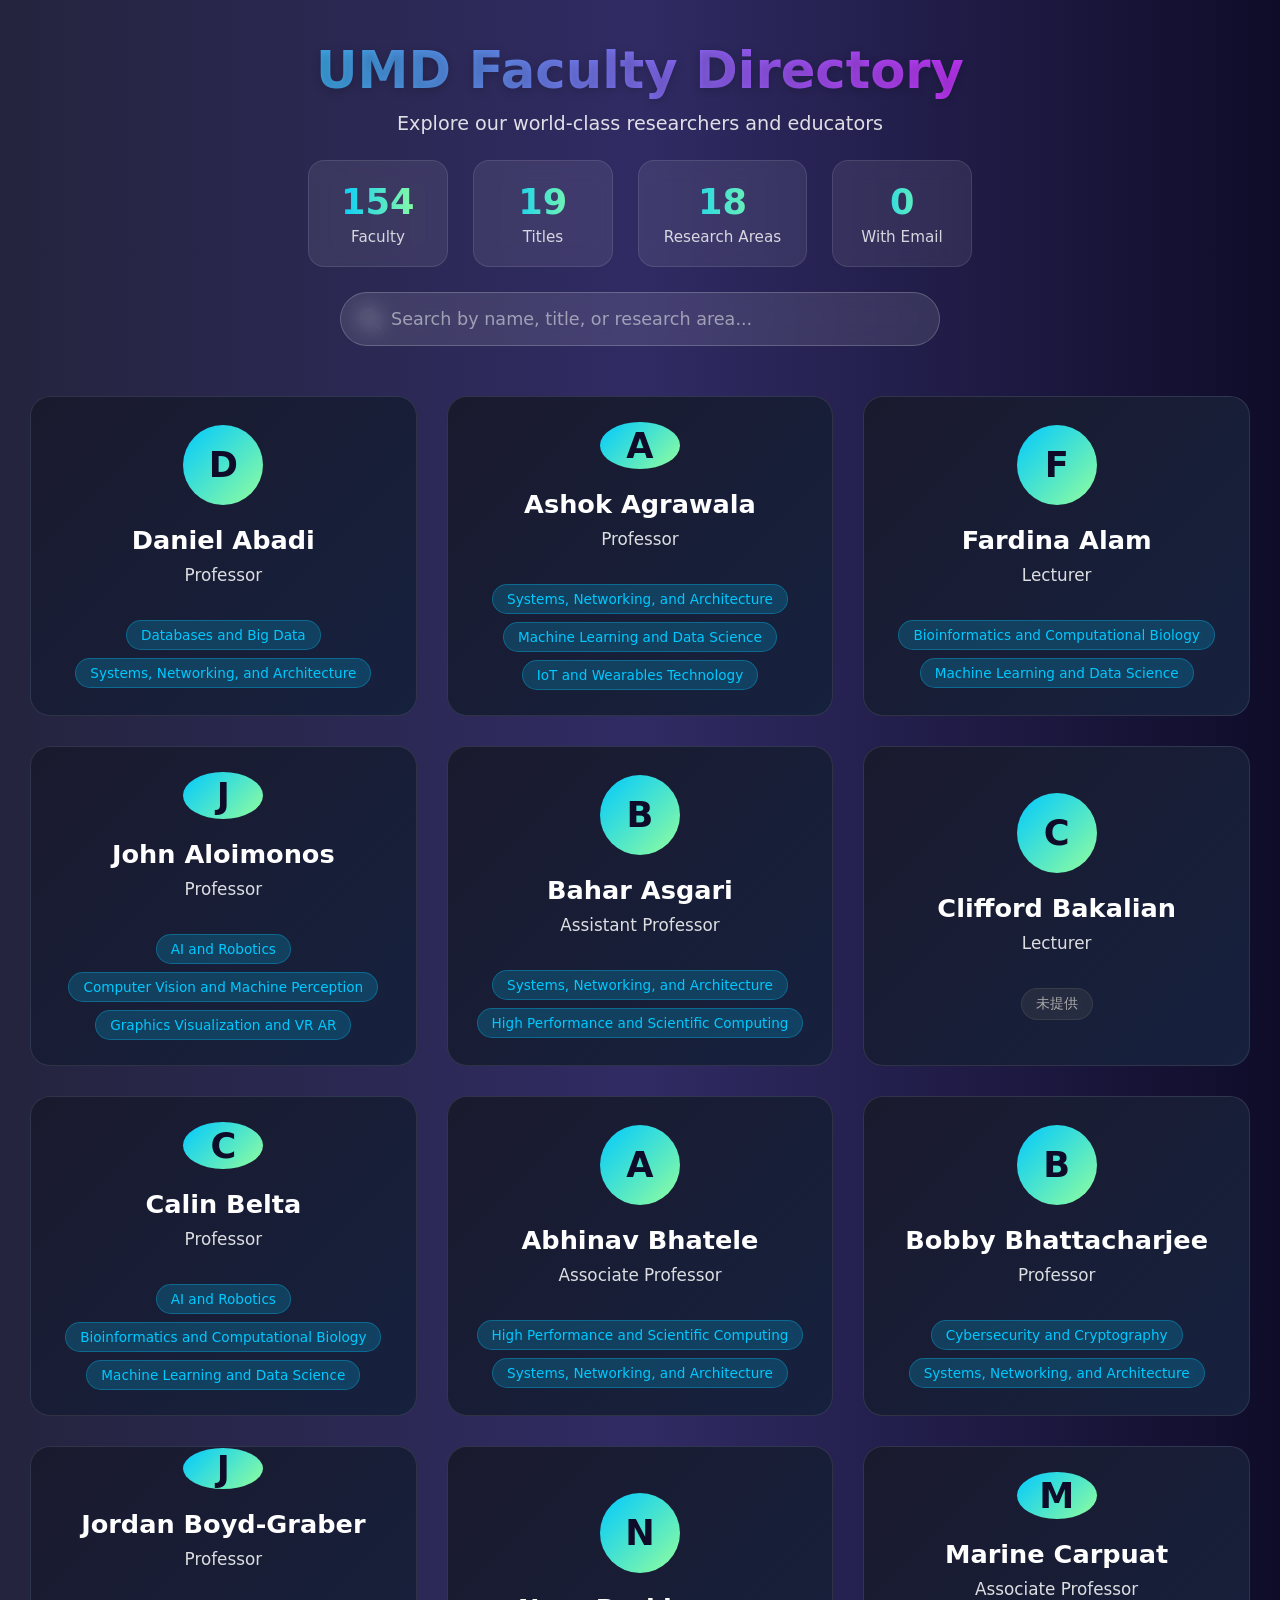
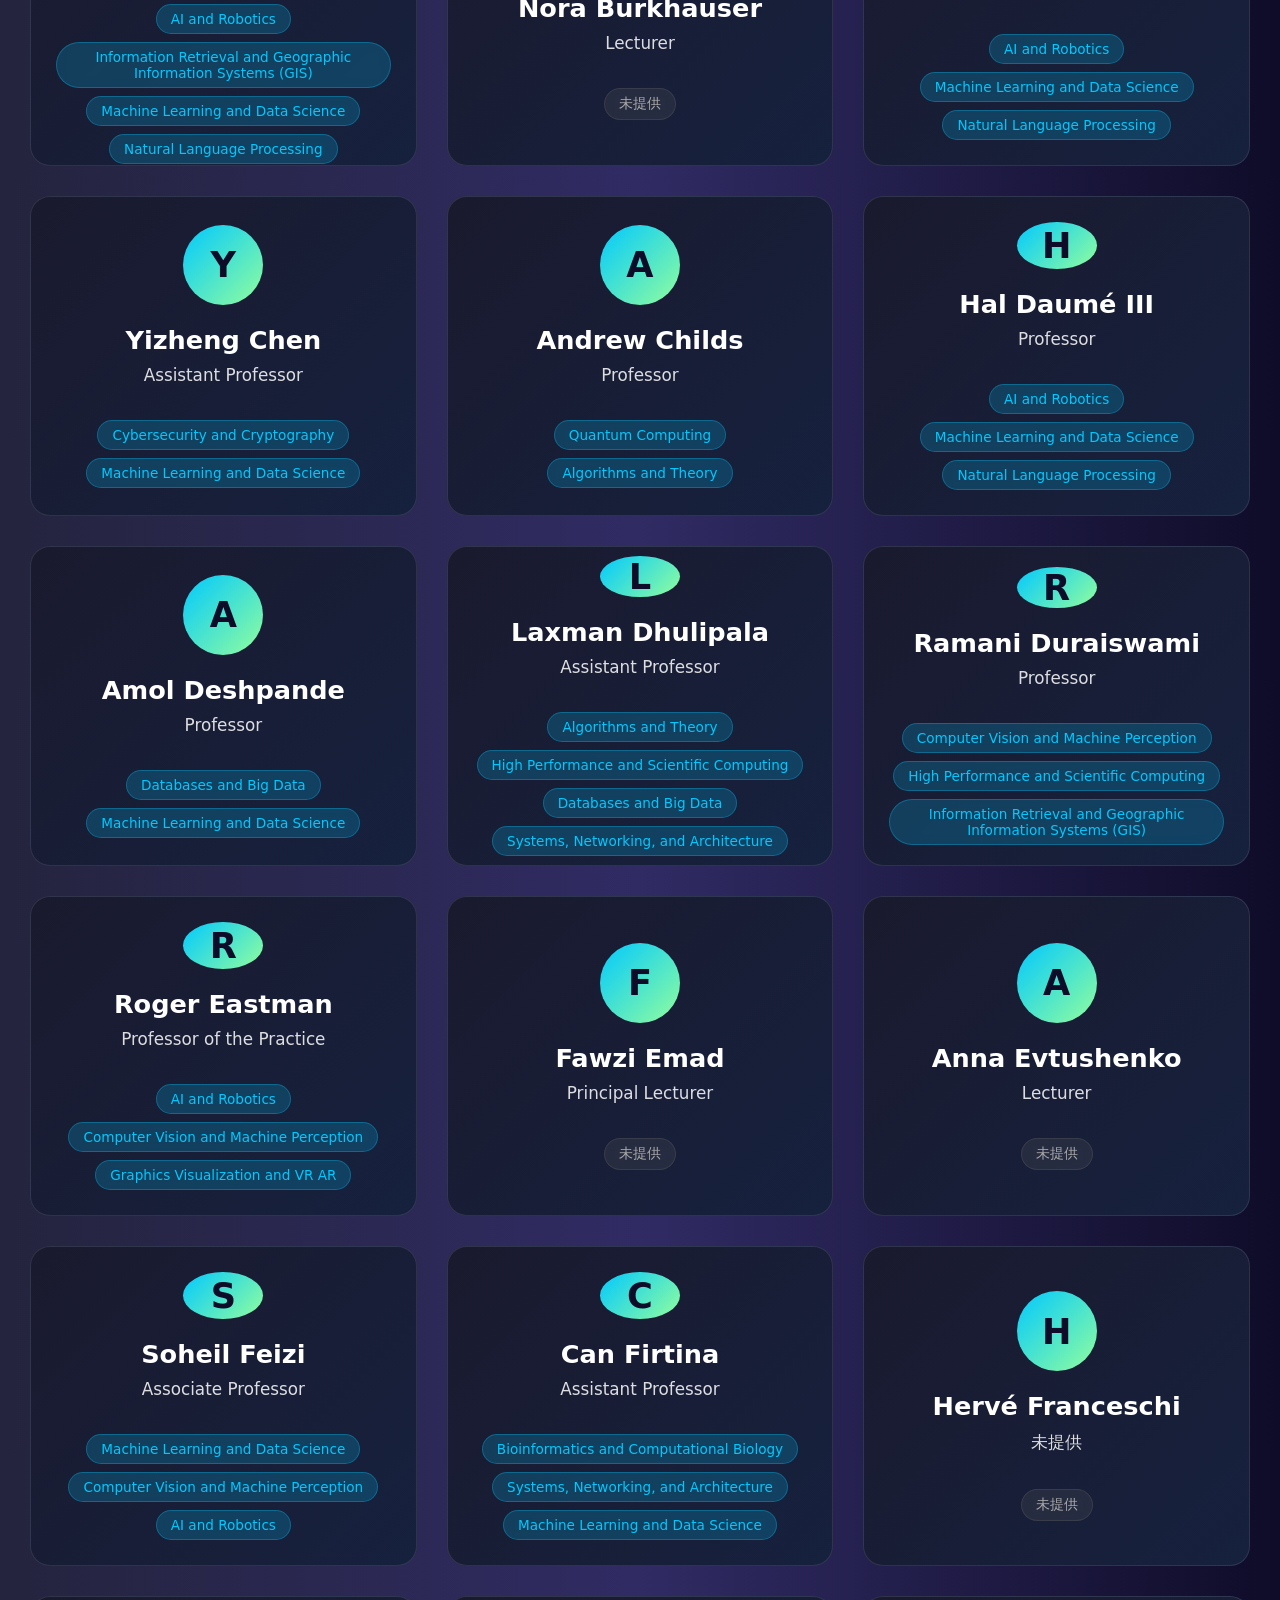
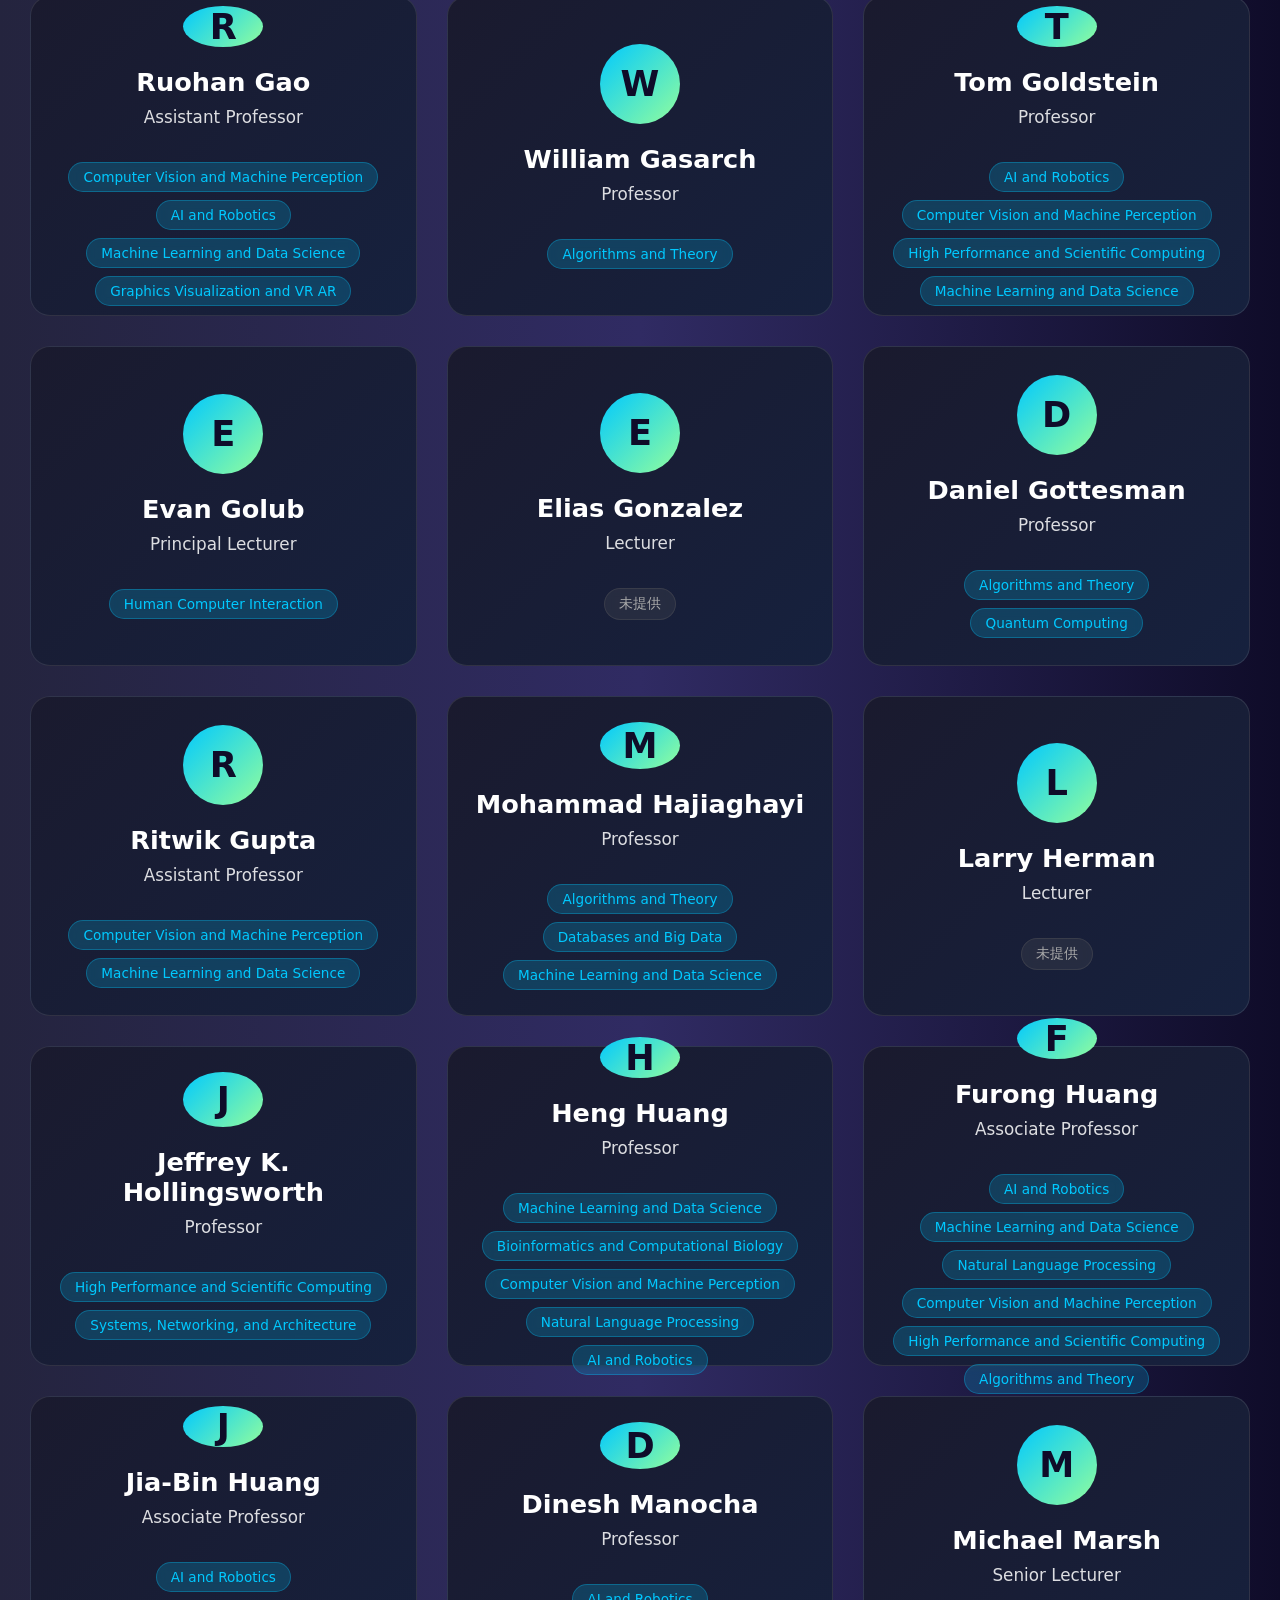
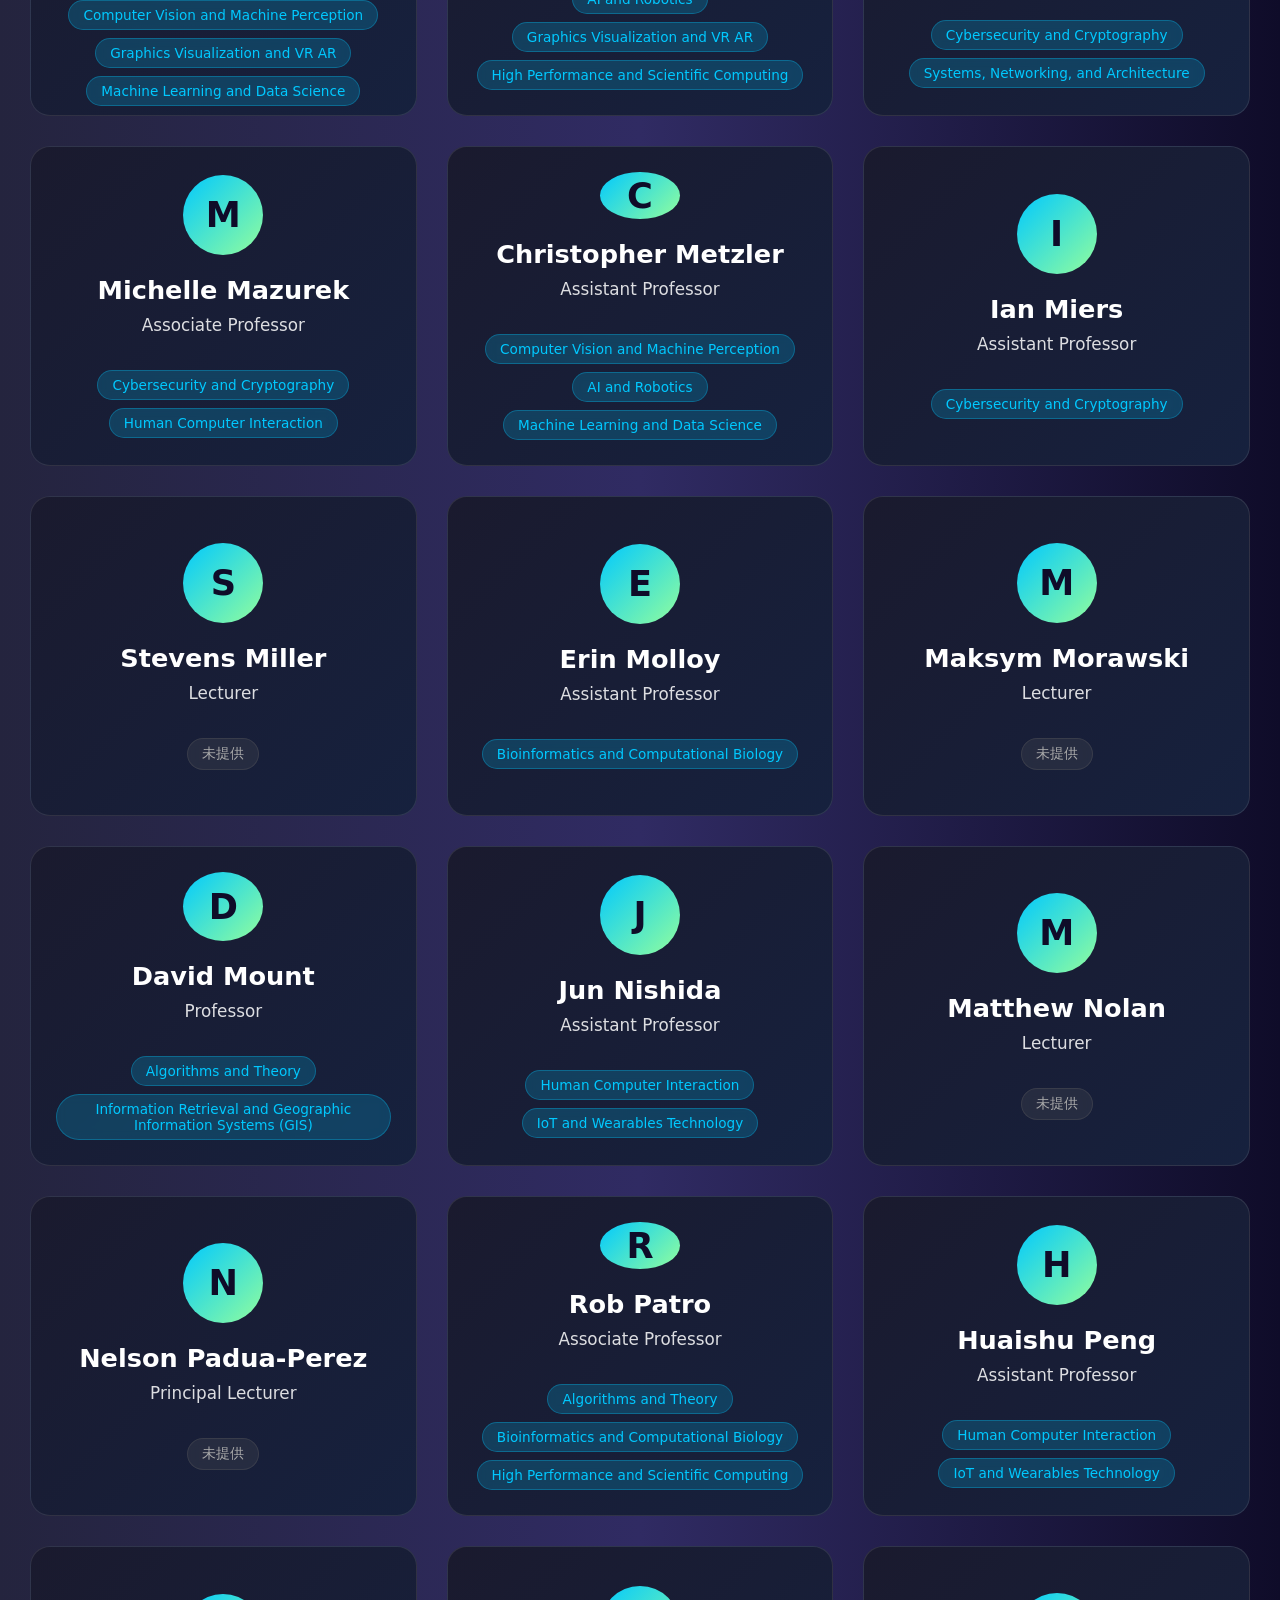
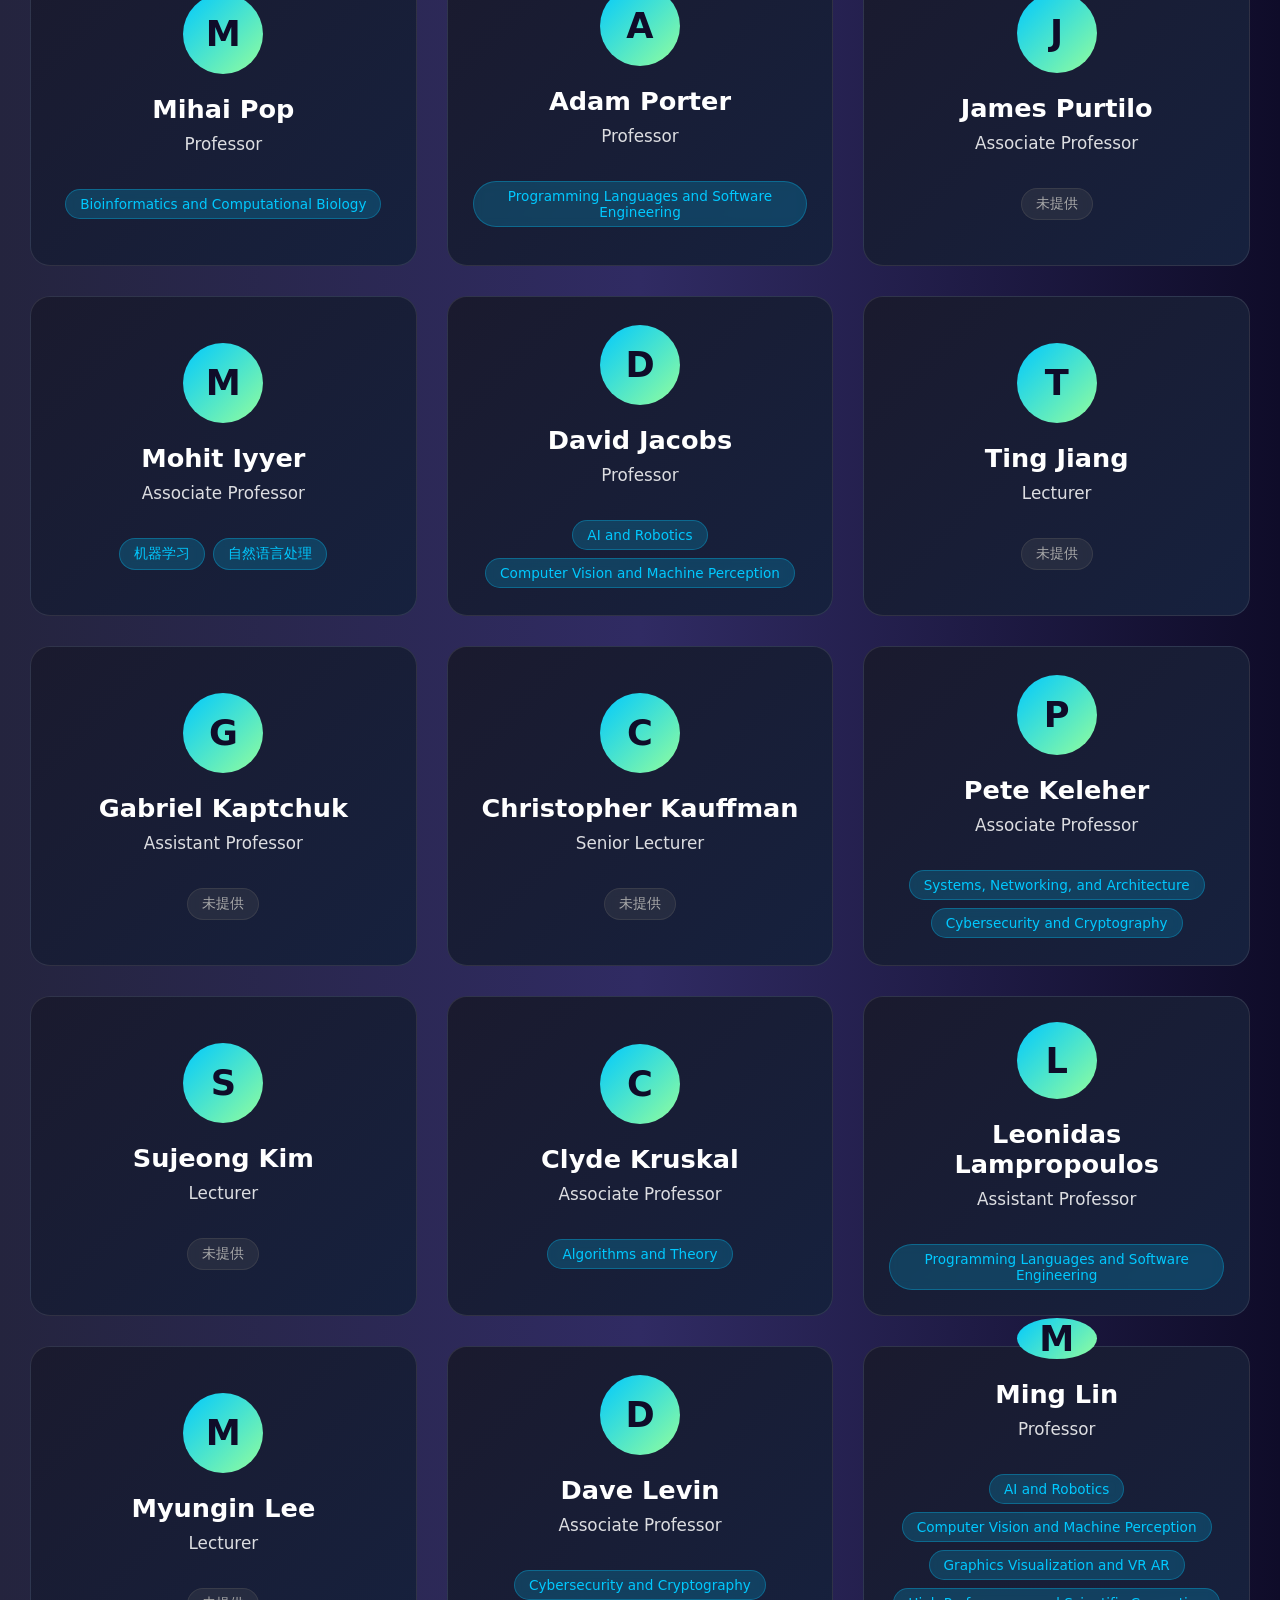
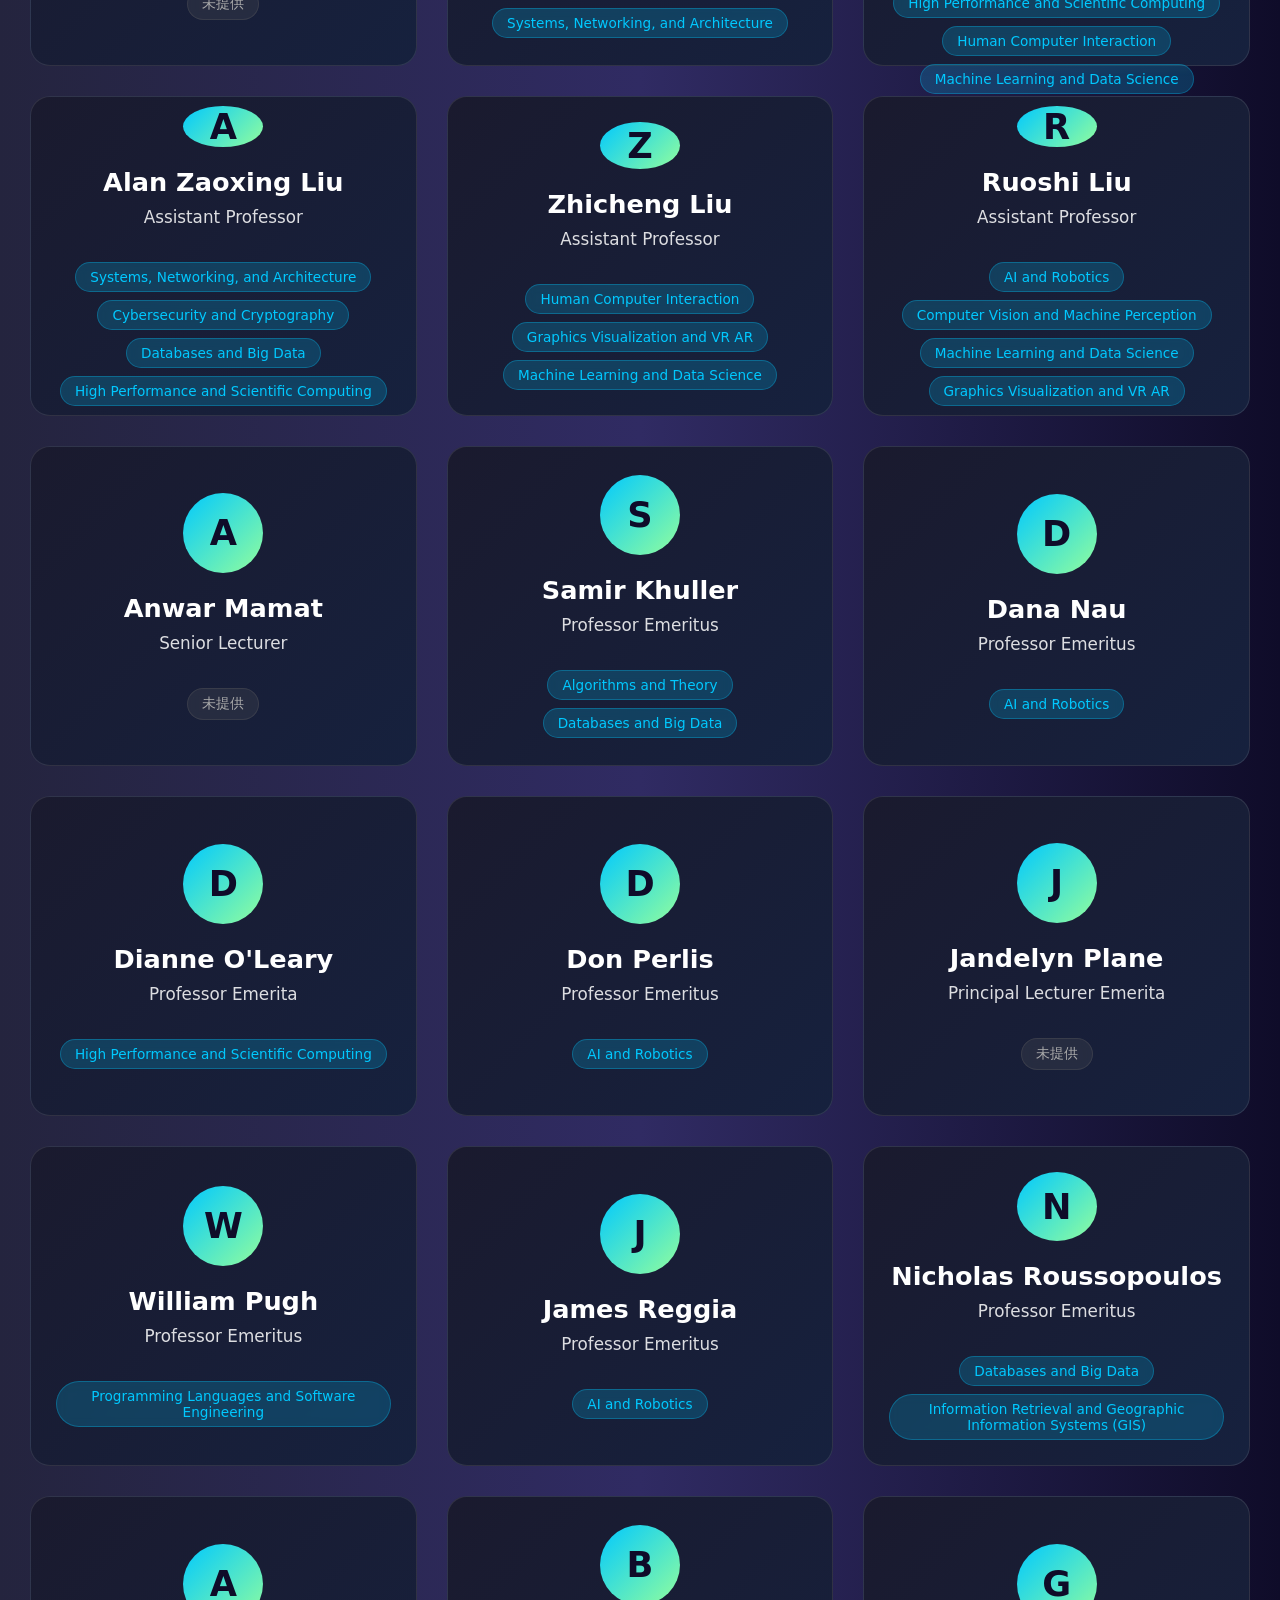
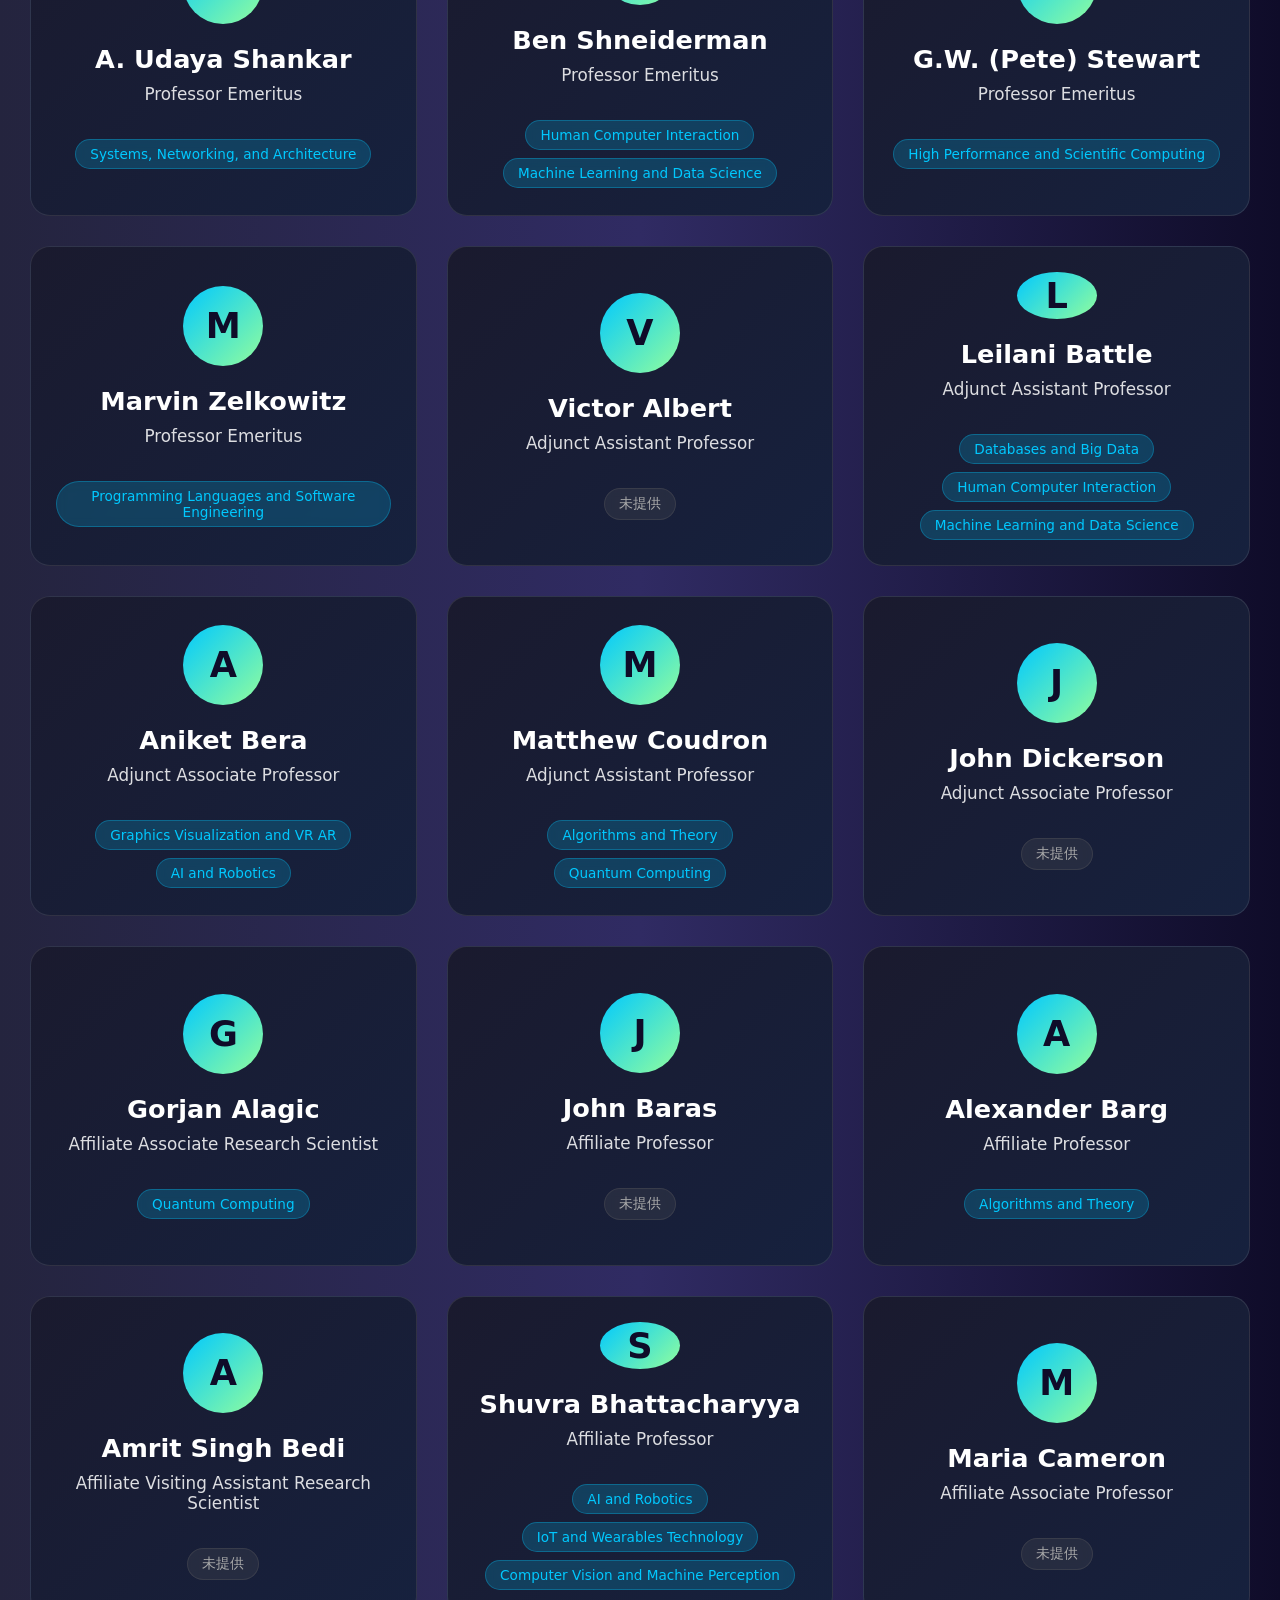
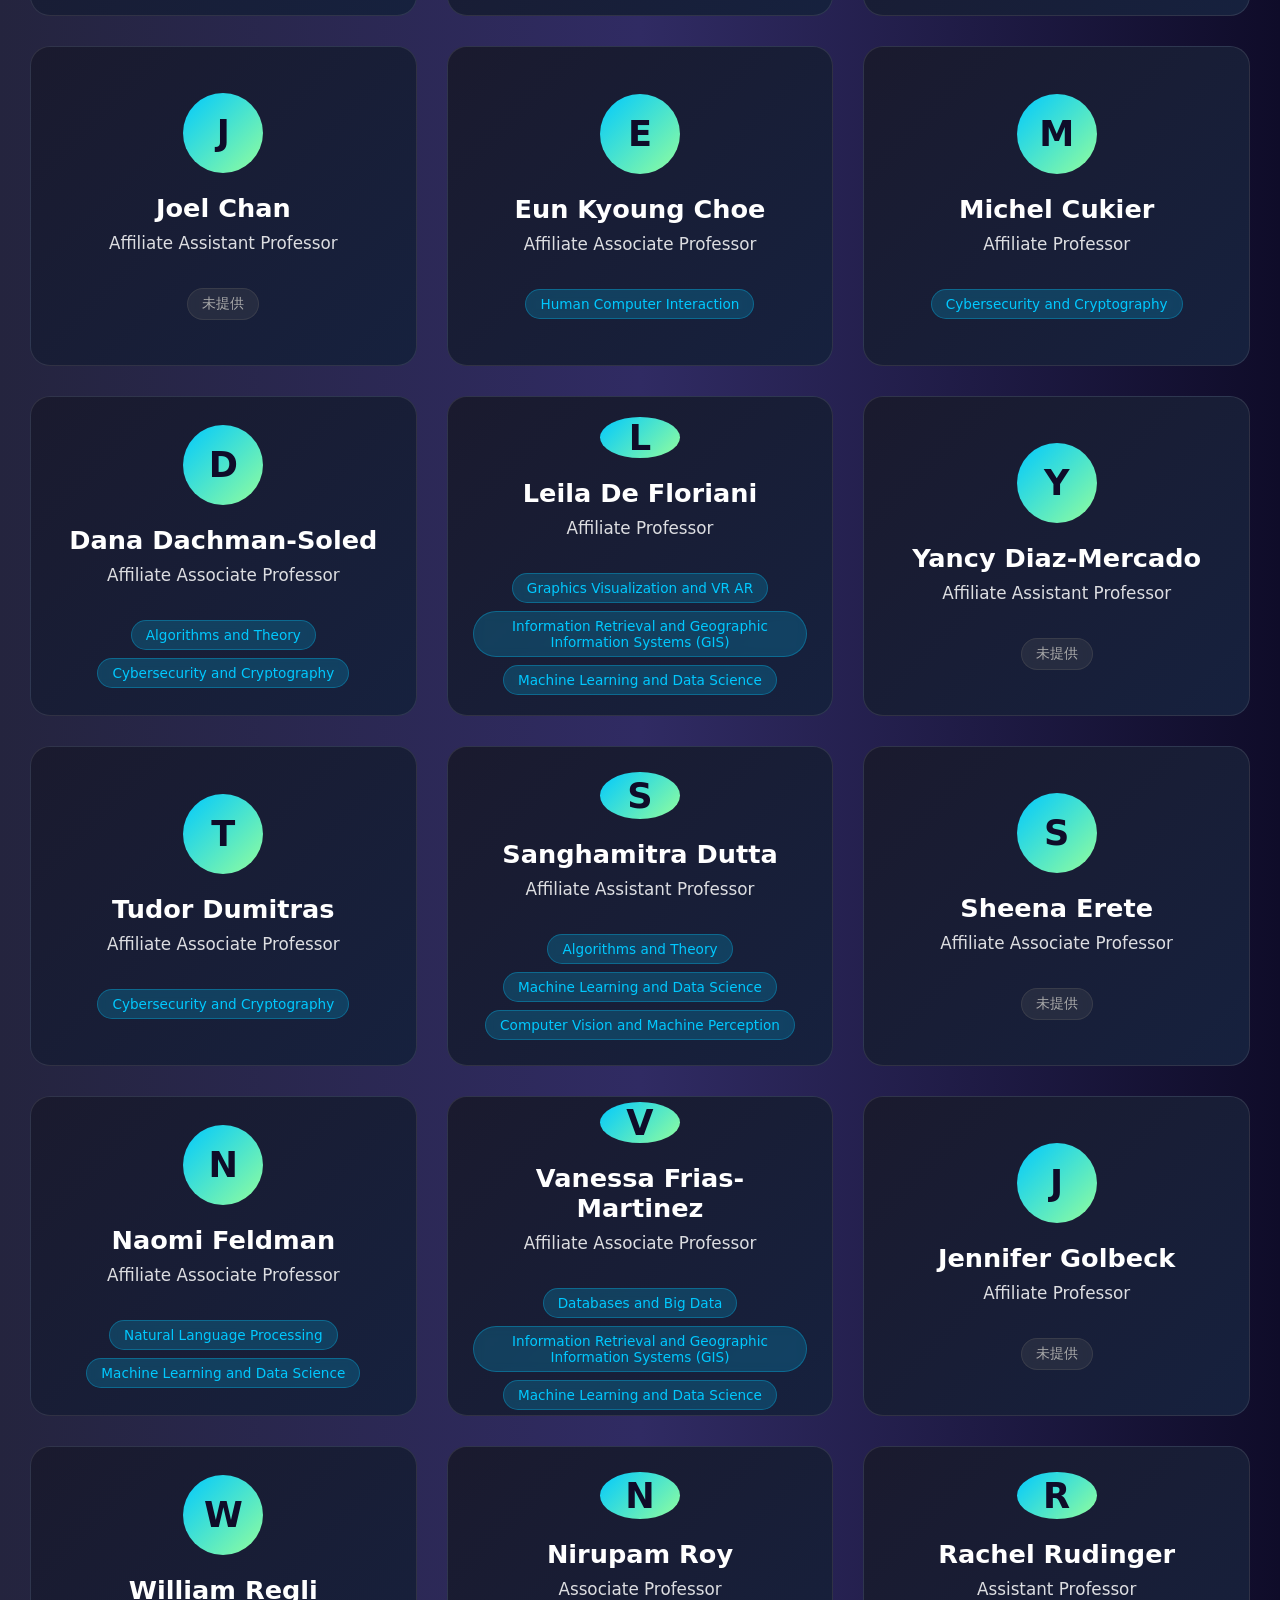
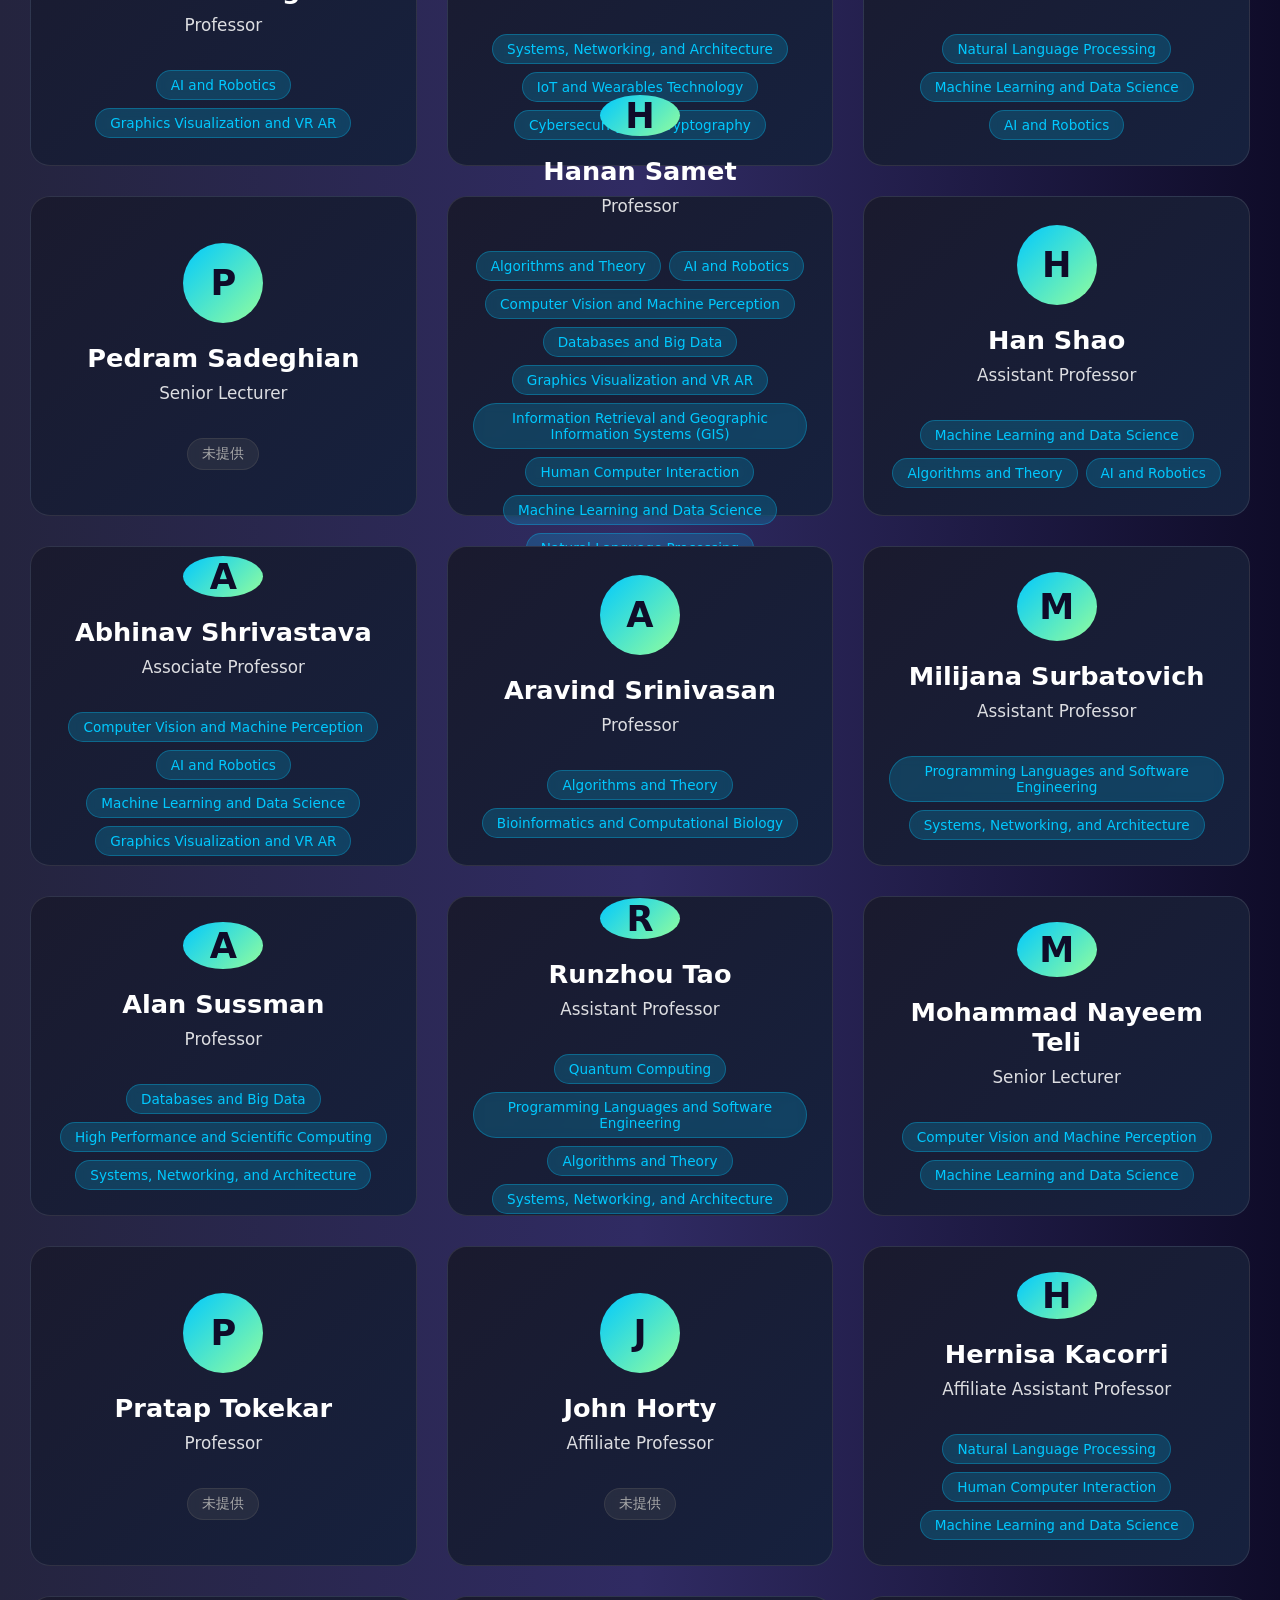
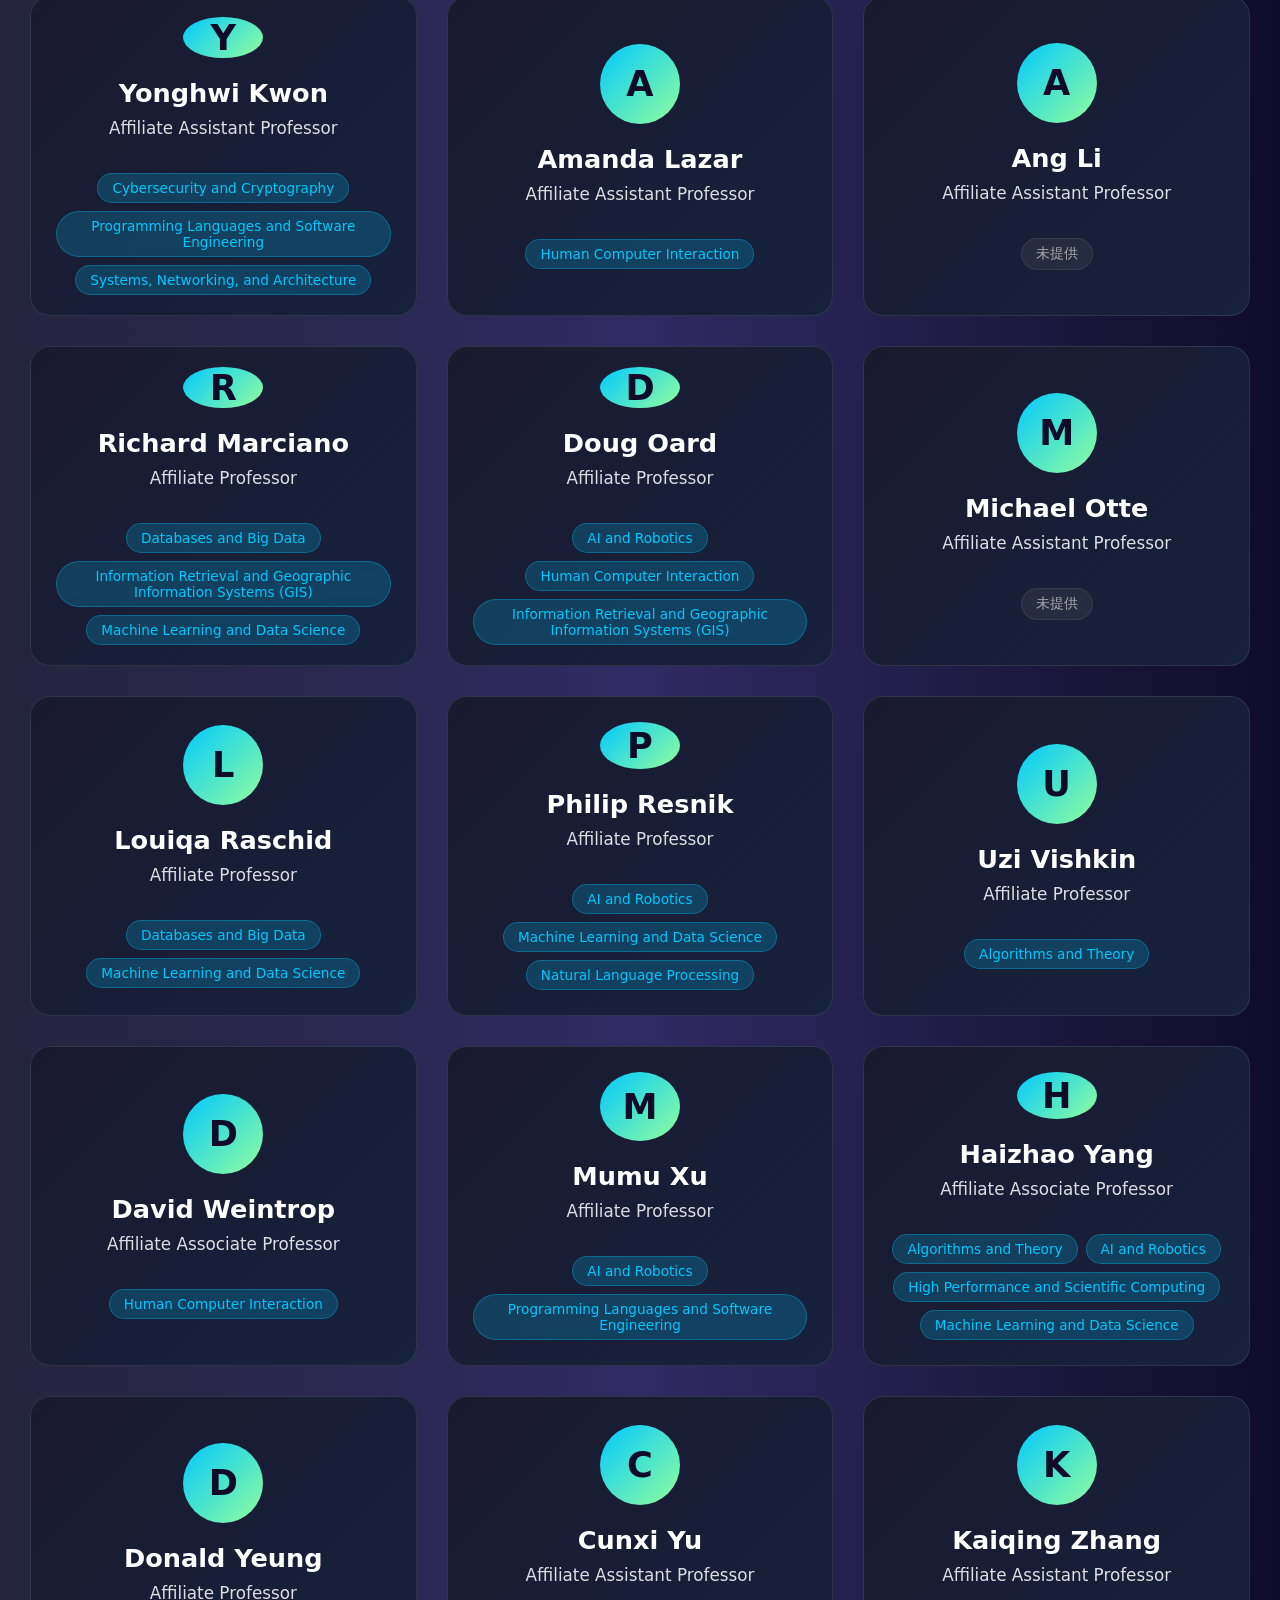
<file: test/static_sites/UMD_faculty.html>
<!DOCTYPE html>
<html lang="zh-CN">
<head>
    <meta charset="UTF-8" />
    <meta name="viewport" content="width=device-width, initial-scale=1.0"/>
    <title>UMD Faculty Directory</title>
    <link rel="stylesheet" href="https://cdnjs.cloudflare.com/ajax/libs/font-awesome/6.5.0/css/all.min.css"/>
    <style>
        * {
            margin: 0;
            padding: 0;
            box-sizing: border-box;
            font-family: 'Segoe UI', system-ui, sans-serif;
        }
        body {
            background: #0f0c29;
            background: linear-gradient(to right, #24243e, #302b63, #0f0c29);
            color: #fff;
            min-height: 100vh;
            padding: 40px 20px;
        }
        .container {
            max-width: 1400px;
            margin: 0 auto;
        }
        header {
            text-align: center;
            margin-bottom: 40px;
        }
        h1 {
            font-size: 3.2rem;
            margin-bottom: 12px;
            background: linear-gradient(90deg, #00dbde, #fc00ff);
            -webkit-background-clip: text;
            background-clip: text;
            color: transparent;
            text-shadow: 0 2px 10px rgba(0,0,0,0.2);
        }
        .subtitle {
            font-size: 1.2rem;
            opacity: 0.85;
            margin-bottom: 20px;
        }
        .stats {
            display: flex;
            justify-content: center;
            gap: 25px;
            flex-wrap: wrap;
            margin: 25px 0;
        }
        .stat-box {
            background: rgba(255,255,255,0.08);
            backdrop-filter: blur(10px);
            border-radius: 16px;
            padding: 20px 25px;
            text-align: center;
            min-width: 140px;
            border: 1px solid rgba(255,255,255,0.1);
        }
        .stat-number {
            font-size: 2.2rem;
            font-weight: bold;
            background: linear-gradient(90deg, #00c9ff, #92fe9d);
            -webkit-background-clip: text;
            background-clip: text;
            color: transparent;
        }
        .stat-label {
            font-size: 0.95rem;
            opacity: 0.8;
            margin-top: 6px;
        }
        .search-box {
            max-width: 600px;
            margin: 0 auto 40px;
            position: relative;
        }
        .search-box input {
            width: 100%;
            padding: 16px 20px 16px 50px;
            border-radius: 50px;
            border: none;
            background: rgba(255,255,255,0.1);
            backdrop-filter: blur(10px);
            color: white;
            font-size: 1.1rem;
            outline: none;
            border: 1px solid rgba(255,255,255,0.2);
            transition: all 0.3s ease;
        }
        .search-box input::placeholder {
            color: rgba(255,255,255,0.5);
        }
        .search-box input:focus {
            background: rgba(255,255,255,0.15);
            box-shadow: 0 0 0 3px rgba(0, 201, 255, 0.4);
        }
        .search-icon {
            position: absolute;
            left: 20px;
            top: 50%;
            transform: translateY(-50%);
            color: rgba(255,255,255,0.7);
            font-size: 1.3rem;
        }
        .grid {
            display: grid;
            grid-template-columns: repeat(auto-fill, minmax(320px, 1fr));
            gap: 30px;
            padding: 10px;
        }
        .card {
            perspective: 1000px;
        }
        .card-inner {
            position: relative;
            width: 100%;
            height: 320px;
            transform-style: preserve-3d;
            transition: transform 0.8s cubic-bezier(0.175, 0.885, 0.32, 1.275);
            cursor: pointer;
        }
        .card:hover .card-inner {
            transform: rotateY(180deg);
        }
        .card-front, .card-back {
            position: absolute;
            width: 100%;
            height: 100%;
            backface-visibility: hidden;
            border-radius: 20px;
            padding: 25px;
            display: flex;
            flex-direction: column;
            justify-content: center;
            align-items: center;
            text-align: center;
        }
        .card-front {
            background: linear-gradient(135deg, #1a1a2e, #16213e);
            border: 1px solid rgba(255,255,255,0.1);
        }
        .card-back {
            background: linear-gradient(135deg, #0f3460, #1a1a2e);
            transform: rotateY(180deg);
            justify-content: space-between;
        }
        .avatar {
            width: 80px;
            height: 80px;
            background: linear-gradient(135deg, #00c9ff, #92fe9d);
            border-radius: 50%;
            display: flex;
            align-items: center;
            justify-content: center;
            font-size: 2.2rem;
            font-weight: bold;
            color: #0f0c29;
            margin-bottom: 20px;
        }
        .card h3 {
            font-size: 1.6rem;
            margin-bottom: 10px;
            color: #fff;
        }
        .title {
            font-size: 1.05rem;
            opacity: 0.85;
            margin-bottom: 20px;
        }
        .tags {
            display: flex;
            flex-wrap: wrap;
            justify-content: center;
            gap: 8px;
            margin-top: 15px;
        }
        .tag {
            background: rgba(0, 201, 255, 0.2);
            color: #00c9ff;
            padding: 6px 14px;
            border-radius: 30px;
            font-size: 0.85rem;
            backdrop-filter: blur(5px);
            border: 1px solid rgba(0, 201, 255, 0.3);
        }
        .tag.disabled {
            background: rgba(100,100,100,0.2);
            color: #aaa;
            border-color: rgba(100,100,100,0.3);
        }
        .email {
            font-size: 1.2rem;
            margin-bottom: 20px;
        }
        .email a {
            color: #92fe9d;
            text-decoration: none;
        }
        .email a:hover {
            text-decoration: underline;
        }
        .back-btn {
            background: rgba(255,255,255,0.1);
            color: white;
            border: 1px solid rgba(255,255,255,0.2);
            padding: 8px 20px;
            border-radius: 30px;
            cursor: pointer;
            font-size: 0.95rem;
        }
        .back-btn:hover {
            background: rgba(255,255,255,0.2);
        }
        footer {
            text-align: center;
            margin-top: 60px;
            padding: 20px;
            color: rgba(255,255,255,0.6);
            font-size: 0.95rem;
        }
        @media (max-width: 768px) {
            .grid {
                grid-template-columns: 1fr;
            }
            h1 {
                font-size: 2.4rem;
            }
        }
    </style>
</head>
<body>
    <div class="container">
        <header>
            <h1>UMD Faculty Directory</h1>
            <p class="subtitle">Explore our world-class researchers and educators</p>
            
            <div class="stats">
                <div class="stat-box">
                    <div class="stat-number">154</div>
                    <div class="stat-label">Faculty</div>
                </div>
                <div class="stat-box">
                    <div class="stat-number">19</div>
                    <div class="stat-label">Titles</div>
                </div>
                <div class="stat-box">
                    <div class="stat-number">18</div>
                    <div class="stat-label">Research Areas</div>
                </div>
                <div class="stat-box">
                    <div class="stat-number">0</div>
                    <div class="stat-label">With Email</div>
                </div>
            </div>

            <div class="search-box">
                <i class="fas fa-search search-icon"></i>
                <input type="text" id="searchInput" placeholder="Search by name, title, or research area..." />
            </div>
        </header>

        <div class="grid" id="facultyGrid">

                <div class="card" data-name="daniel abadi" data-title="professor" data-research="databases and big data systems, networking, and architecture">
                    <div class="card-inner">
                        <div class="card-front">
                            <div class="avatar">D</div>
                            <h3>Daniel Abadi</h3>
                            <p class="title">Professor</p>
                            <div class="tags">
                                <span class="tag">Databases and Big Data</span>
                        <span class="tag">Systems, Networking, and Architecture</span>
                        
                            </div>
                        </div>
                        <div class="card-back">
                            <div class="email">
                                <i class="fas fa-envelope"></i>
                                <a href="mailto:未提供">未提供</a>
                            </div>
                            <button class="back-btn" onclick="flipBack(this)">← Back</button>
                        </div>
                    </div>
                </div>
                <div class="card" data-name="ashok agrawala" data-title="professor" data-research="systems, networking, and architecture machine learning and data science iot and wearables technology">
                    <div class="card-inner">
                        <div class="card-front">
                            <div class="avatar">A</div>
                            <h3>Ashok Agrawala</h3>
                            <p class="title">Professor</p>
                            <div class="tags">
                                <span class="tag">Systems, Networking, and Architecture</span>
                        <span class="tag">Machine Learning and Data Science</span>
                        <span class="tag">IoT and Wearables Technology</span>
                        
                            </div>
                        </div>
                        <div class="card-back">
                            <div class="email">
                                <i class="fas fa-envelope"></i>
                                <a href="mailto:未提供">未提供</a>
                            </div>
                            <button class="back-btn" onclick="flipBack(this)">← Back</button>
                        </div>
                    </div>
                </div>
                <div class="card" data-name="fardina alam" data-title="lecturer" data-research="bioinformatics and computational biology machine learning and data science">
                    <div class="card-inner">
                        <div class="card-front">
                            <div class="avatar">F</div>
                            <h3>Fardina Alam</h3>
                            <p class="title">Lecturer</p>
                            <div class="tags">
                                <span class="tag">Bioinformatics and Computational Biology</span>
                        <span class="tag">Machine Learning and Data Science</span>
                        
                            </div>
                        </div>
                        <div class="card-back">
                            <div class="email">
                                <i class="fas fa-envelope"></i>
                                <a href="mailto:未提供">未提供</a>
                            </div>
                            <button class="back-btn" onclick="flipBack(this)">← Back</button>
                        </div>
                    </div>
                </div>
                <div class="card" data-name="john aloimonos" data-title="professor" data-research="ai and robotics computer vision and machine perception graphics visualization and vr ar">
                    <div class="card-inner">
                        <div class="card-front">
                            <div class="avatar">J</div>
                            <h3>John Aloimonos</h3>
                            <p class="title">Professor</p>
                            <div class="tags">
                                <span class="tag">AI and Robotics</span>
                        <span class="tag">Computer Vision and Machine Perception</span>
                        <span class="tag">Graphics Visualization and VR AR</span>
                        
                            </div>
                        </div>
                        <div class="card-back">
                            <div class="email">
                                <i class="fas fa-envelope"></i>
                                <a href="mailto:未提供">未提供</a>
                            </div>
                            <button class="back-btn" onclick="flipBack(this)">← Back</button>
                        </div>
                    </div>
                </div>
                <div class="card" data-name="bahar asgari" data-title="assistant professor" data-research="systems, networking, and architecture high performance and scientific computing">
                    <div class="card-inner">
                        <div class="card-front">
                            <div class="avatar">B</div>
                            <h3>Bahar Asgari</h3>
                            <p class="title">Assistant Professor</p>
                            <div class="tags">
                                <span class="tag">Systems, Networking, and Architecture</span>
                        <span class="tag">High Performance and Scientific Computing</span>
                        
                            </div>
                        </div>
                        <div class="card-back">
                            <div class="email">
                                <i class="fas fa-envelope"></i>
                                <a href="mailto:未提供">未提供</a>
                            </div>
                            <button class="back-btn" onclick="flipBack(this)">← Back</button>
                        </div>
                    </div>
                </div>
                <div class="card" data-name="clifford bakalian" data-title="lecturer" data-research="">
                    <div class="card-inner">
                        <div class="card-front">
                            <div class="avatar">C</div>
                            <h3>Clifford Bakalian</h3>
                            <p class="title">Lecturer</p>
                            <div class="tags">
                                <span class="tag disabled">未提供</span>
                            </div>
                        </div>
                        <div class="card-back">
                            <div class="email">
                                <i class="fas fa-envelope"></i>
                                <a href="mailto:未提供">未提供</a>
                            </div>
                            <button class="back-btn" onclick="flipBack(this)">← Back</button>
                        </div>
                    </div>
                </div>
                <div class="card" data-name="calin belta" data-title="professor" data-research="ai and robotics bioinformatics and computational biology machine learning and data science">
                    <div class="card-inner">
                        <div class="card-front">
                            <div class="avatar">C</div>
                            <h3>Calin Belta</h3>
                            <p class="title">Professor</p>
                            <div class="tags">
                                <span class="tag">AI and Robotics</span>
                        <span class="tag">Bioinformatics and Computational Biology</span>
                        <span class="tag">Machine Learning and Data Science</span>
                        
                            </div>
                        </div>
                        <div class="card-back">
                            <div class="email">
                                <i class="fas fa-envelope"></i>
                                <a href="mailto:未提供">未提供</a>
                            </div>
                            <button class="back-btn" onclick="flipBack(this)">← Back</button>
                        </div>
                    </div>
                </div>
                <div class="card" data-name="abhinav bhatele" data-title="associate professor" data-research="high performance and scientific computing systems, networking, and architecture">
                    <div class="card-inner">
                        <div class="card-front">
                            <div class="avatar">A</div>
                            <h3>Abhinav Bhatele</h3>
                            <p class="title">Associate Professor</p>
                            <div class="tags">
                                <span class="tag">High Performance and Scientific Computing</span>
                        <span class="tag">Systems, Networking, and Architecture</span>
                        
                            </div>
                        </div>
                        <div class="card-back">
                            <div class="email">
                                <i class="fas fa-envelope"></i>
                                <a href="mailto:未提供">未提供</a>
                            </div>
                            <button class="back-btn" onclick="flipBack(this)">← Back</button>
                        </div>
                    </div>
                </div>
                <div class="card" data-name="bobby bhattacharjee" data-title="professor" data-research="cybersecurity and cryptography systems, networking, and architecture">
                    <div class="card-inner">
                        <div class="card-front">
                            <div class="avatar">B</div>
                            <h3>Bobby Bhattacharjee</h3>
                            <p class="title">Professor</p>
                            <div class="tags">
                                <span class="tag">Cybersecurity and Cryptography</span>
                        <span class="tag">Systems, Networking, and Architecture</span>
                        
                            </div>
                        </div>
                        <div class="card-back">
                            <div class="email">
                                <i class="fas fa-envelope"></i>
                                <a href="mailto:未提供">未提供</a>
                            </div>
                            <button class="back-btn" onclick="flipBack(this)">← Back</button>
                        </div>
                    </div>
                </div>
                <div class="card" data-name="jordan boyd-graber" data-title="professor" data-research="ai and robotics information retrieval and geographic information systems (gis) machine learning and data science natural language processing">
                    <div class="card-inner">
                        <div class="card-front">
                            <div class="avatar">J</div>
                            <h3>Jordan Boyd-Graber</h3>
                            <p class="title">Professor</p>
                            <div class="tags">
                                <span class="tag">AI and Robotics</span>
                        <span class="tag">Information Retrieval and Geographic Information Systems (GIS)</span>
                        <span class="tag">Machine Learning and Data Science</span>
                        <span class="tag">Natural Language Processing</span>
                        
                            </div>
                        </div>
                        <div class="card-back">
                            <div class="email">
                                <i class="fas fa-envelope"></i>
                                <a href="mailto:未提供">未提供</a>
                            </div>
                            <button class="back-btn" onclick="flipBack(this)">← Back</button>
                        </div>
                    </div>
                </div>
                <div class="card" data-name="nora burkhauser" data-title="lecturer" data-research="">
                    <div class="card-inner">
                        <div class="card-front">
                            <div class="avatar">N</div>
                            <h3>Nora Burkhauser</h3>
                            <p class="title">Lecturer</p>
                            <div class="tags">
                                <span class="tag disabled">未提供</span>
                            </div>
                        </div>
                        <div class="card-back">
                            <div class="email">
                                <i class="fas fa-envelope"></i>
                                <a href="mailto:未提供">未提供</a>
                            </div>
                            <button class="back-btn" onclick="flipBack(this)">← Back</button>
                        </div>
                    </div>
                </div>
                <div class="card" data-name="marine carpuat" data-title="associate professor" data-research="ai and robotics machine learning and data science natural language processing">
                    <div class="card-inner">
                        <div class="card-front">
                            <div class="avatar">M</div>
                            <h3>Marine Carpuat</h3>
                            <p class="title">Associate Professor</p>
                            <div class="tags">
                                <span class="tag">AI and Robotics</span>
                        <span class="tag">Machine Learning and Data Science</span>
                        <span class="tag">Natural Language Processing</span>
                        
                            </div>
                        </div>
                        <div class="card-back">
                            <div class="email">
                                <i class="fas fa-envelope"></i>
                                <a href="mailto:未提供">未提供</a>
                            </div>
                            <button class="back-btn" onclick="flipBack(this)">← Back</button>
                        </div>
                    </div>
                </div>
                <div class="card" data-name="yizheng chen" data-title="assistant professor" data-research="cybersecurity and cryptography machine learning and data science">
                    <div class="card-inner">
                        <div class="card-front">
                            <div class="avatar">Y</div>
                            <h3>Yizheng Chen</h3>
                            <p class="title">Assistant Professor</p>
                            <div class="tags">
                                <span class="tag">Cybersecurity and Cryptography</span>
                        <span class="tag">Machine Learning and Data Science</span>
                        
                            </div>
                        </div>
                        <div class="card-back">
                            <div class="email">
                                <i class="fas fa-envelope"></i>
                                <a href="mailto:未提供">未提供</a>
                            </div>
                            <button class="back-btn" onclick="flipBack(this)">← Back</button>
                        </div>
                    </div>
                </div>
                <div class="card" data-name="andrew childs" data-title="professor" data-research="quantum computing algorithms and theory">
                    <div class="card-inner">
                        <div class="card-front">
                            <div class="avatar">A</div>
                            <h3>Andrew Childs</h3>
                            <p class="title">Professor</p>
                            <div class="tags">
                                <span class="tag">Quantum Computing</span>
                        <span class="tag">Algorithms and Theory</span>
                        
                            </div>
                        </div>
                        <div class="card-back">
                            <div class="email">
                                <i class="fas fa-envelope"></i>
                                <a href="mailto:未提供">未提供</a>
                            </div>
                            <button class="back-btn" onclick="flipBack(this)">← Back</button>
                        </div>
                    </div>
                </div>
                <div class="card" data-name="hal daumé iii" data-title="professor" data-research="ai and robotics machine learning and data science natural language processing">
                    <div class="card-inner">
                        <div class="card-front">
                            <div class="avatar">H</div>
                            <h3>Hal Daumé III</h3>
                            <p class="title">Professor</p>
                            <div class="tags">
                                <span class="tag">AI and Robotics</span>
                        <span class="tag">Machine Learning and Data Science</span>
                        <span class="tag">Natural Language Processing</span>
                        
                            </div>
                        </div>
                        <div class="card-back">
                            <div class="email">
                                <i class="fas fa-envelope"></i>
                                <a href="mailto:未提供">未提供</a>
                            </div>
                            <button class="back-btn" onclick="flipBack(this)">← Back</button>
                        </div>
                    </div>
                </div>
                <div class="card" data-name="amol deshpande" data-title="professor" data-research="databases and big data machine learning and data science">
                    <div class="card-inner">
                        <div class="card-front">
                            <div class="avatar">A</div>
                            <h3>Amol Deshpande</h3>
                            <p class="title">Professor</p>
                            <div class="tags">
                                <span class="tag">Databases and Big Data</span>
                        <span class="tag">Machine Learning and Data Science</span>
                        
                            </div>
                        </div>
                        <div class="card-back">
                            <div class="email">
                                <i class="fas fa-envelope"></i>
                                <a href="mailto:未提供">未提供</a>
                            </div>
                            <button class="back-btn" onclick="flipBack(this)">← Back</button>
                        </div>
                    </div>
                </div>
                <div class="card" data-name="laxman dhulipala" data-title="assistant professor" data-research="algorithms and theory high performance and scientific computing databases and big data systems, networking, and architecture">
                    <div class="card-inner">
                        <div class="card-front">
                            <div class="avatar">L</div>
                            <h3>Laxman Dhulipala</h3>
                            <p class="title">Assistant Professor</p>
                            <div class="tags">
                                <span class="tag">Algorithms and Theory</span>
                        <span class="tag">High Performance and Scientific Computing</span>
                        <span class="tag">Databases and Big Data</span>
                        <span class="tag">Systems, Networking, and Architecture</span>
                        
                            </div>
                        </div>
                        <div class="card-back">
                            <div class="email">
                                <i class="fas fa-envelope"></i>
                                <a href="mailto:未提供">未提供</a>
                            </div>
                            <button class="back-btn" onclick="flipBack(this)">← Back</button>
                        </div>
                    </div>
                </div>
                <div class="card" data-name="ramani duraiswami" data-title="professor" data-research="computer vision and machine perception high performance and scientific computing information retrieval and geographic information systems (gis)">
                    <div class="card-inner">
                        <div class="card-front">
                            <div class="avatar">R</div>
                            <h3>Ramani Duraiswami</h3>
                            <p class="title">Professor</p>
                            <div class="tags">
                                <span class="tag">Computer Vision and Machine Perception</span>
                        <span class="tag">High Performance and Scientific Computing</span>
                        <span class="tag">Information Retrieval and Geographic Information Systems (GIS)</span>
                        
                            </div>
                        </div>
                        <div class="card-back">
                            <div class="email">
                                <i class="fas fa-envelope"></i>
                                <a href="mailto:未提供">未提供</a>
                            </div>
                            <button class="back-btn" onclick="flipBack(this)">← Back</button>
                        </div>
                    </div>
                </div>
                <div class="card" data-name="roger eastman" data-title="professor of the practice" data-research="ai and robotics computer vision and machine perception graphics visualization and vr ar">
                    <div class="card-inner">
                        <div class="card-front">
                            <div class="avatar">R</div>
                            <h3>Roger Eastman</h3>
                            <p class="title">Professor of the Practice</p>
                            <div class="tags">
                                <span class="tag">AI and Robotics</span>
                        <span class="tag">Computer Vision and Machine Perception</span>
                        <span class="tag">Graphics Visualization and VR AR</span>
                        
                            </div>
                        </div>
                        <div class="card-back">
                            <div class="email">
                                <i class="fas fa-envelope"></i>
                                <a href="mailto:未提供">未提供</a>
                            </div>
                            <button class="back-btn" onclick="flipBack(this)">← Back</button>
                        </div>
                    </div>
                </div>
                <div class="card" data-name="fawzi emad" data-title="principal lecturer" data-research="">
                    <div class="card-inner">
                        <div class="card-front">
                            <div class="avatar">F</div>
                            <h3>Fawzi Emad</h3>
                            <p class="title">Principal Lecturer</p>
                            <div class="tags">
                                <span class="tag disabled">未提供</span>
                            </div>
                        </div>
                        <div class="card-back">
                            <div class="email">
                                <i class="fas fa-envelope"></i>
                                <a href="mailto:未提供">未提供</a>
                            </div>
                            <button class="back-btn" onclick="flipBack(this)">← Back</button>
                        </div>
                    </div>
                </div>
                <div class="card" data-name="anna evtushenko" data-title="lecturer" data-research="">
                    <div class="card-inner">
                        <div class="card-front">
                            <div class="avatar">A</div>
                            <h3>Anna Evtushenko</h3>
                            <p class="title">Lecturer</p>
                            <div class="tags">
                                <span class="tag disabled">未提供</span>
                            </div>
                        </div>
                        <div class="card-back">
                            <div class="email">
                                <i class="fas fa-envelope"></i>
                                <a href="mailto:未提供">未提供</a>
                            </div>
                            <button class="back-btn" onclick="flipBack(this)">← Back</button>
                        </div>
                    </div>
                </div>
                <div class="card" data-name="soheil feizi" data-title="associate professor" data-research="machine learning and data science computer vision and machine perception ai and robotics">
                    <div class="card-inner">
                        <div class="card-front">
                            <div class="avatar">S</div>
                            <h3>Soheil Feizi</h3>
                            <p class="title">Associate Professor</p>
                            <div class="tags">
                                <span class="tag">Machine Learning and Data Science</span>
                        <span class="tag">Computer Vision and Machine Perception</span>
                        <span class="tag">AI and Robotics</span>
                        
                            </div>
                        </div>
                        <div class="card-back">
                            <div class="email">
                                <i class="fas fa-envelope"></i>
                                <a href="mailto:未提供">未提供</a>
                            </div>
                            <button class="back-btn" onclick="flipBack(this)">← Back</button>
                        </div>
                    </div>
                </div>
                <div class="card" data-name="can firtina" data-title="assistant professor" data-research="bioinformatics and computational biology systems, networking, and architecture machine learning and data science">
                    <div class="card-inner">
                        <div class="card-front">
                            <div class="avatar">C</div>
                            <h3>Can Firtina</h3>
                            <p class="title">Assistant Professor</p>
                            <div class="tags">
                                <span class="tag">Bioinformatics and Computational Biology</span>
                        <span class="tag">Systems, Networking, and Architecture</span>
                        <span class="tag">Machine Learning and Data Science</span>
                        
                            </div>
                        </div>
                        <div class="card-back">
                            <div class="email">
                                <i class="fas fa-envelope"></i>
                                <a href="mailto:未提供">未提供</a>
                            </div>
                            <button class="back-btn" onclick="flipBack(this)">← Back</button>
                        </div>
                    </div>
                </div>
                <div class="card" data-name="hervé franceschi" data-title="未提供" data-research="">
                    <div class="card-inner">
                        <div class="card-front">
                            <div class="avatar">H</div>
                            <h3>Hervé Franceschi</h3>
                            <p class="title">未提供</p>
                            <div class="tags">
                                <span class="tag disabled">未提供</span>
                            </div>
                        </div>
                        <div class="card-back">
                            <div class="email">
                                <i class="fas fa-envelope"></i>
                                <a href="mailto:未提供">未提供</a>
                            </div>
                            <button class="back-btn" onclick="flipBack(this)">← Back</button>
                        </div>
                    </div>
                </div>
                <div class="card" data-name="ruohan gao" data-title="assistant professor" data-research="computer vision and machine perception ai and robotics machine learning and data science graphics visualization and vr ar">
                    <div class="card-inner">
                        <div class="card-front">
                            <div class="avatar">R</div>
                            <h3>Ruohan Gao</h3>
                            <p class="title">Assistant Professor</p>
                            <div class="tags">
                                <span class="tag">Computer Vision and Machine Perception</span>
                        <span class="tag">AI and Robotics</span>
                        <span class="tag">Machine Learning and Data Science</span>
                        <span class="tag">Graphics Visualization and VR AR</span>
                        
                            </div>
                        </div>
                        <div class="card-back">
                            <div class="email">
                                <i class="fas fa-envelope"></i>
                                <a href="mailto:未提供">未提供</a>
                            </div>
                            <button class="back-btn" onclick="flipBack(this)">← Back</button>
                        </div>
                    </div>
                </div>
                <div class="card" data-name="william gasarch" data-title="professor" data-research="algorithms and theory">
                    <div class="card-inner">
                        <div class="card-front">
                            <div class="avatar">W</div>
                            <h3>William Gasarch</h3>
                            <p class="title">Professor</p>
                            <div class="tags">
                                <span class="tag">Algorithms and Theory</span>
                        
                            </div>
                        </div>
                        <div class="card-back">
                            <div class="email">
                                <i class="fas fa-envelope"></i>
                                <a href="mailto:未提供">未提供</a>
                            </div>
                            <button class="back-btn" onclick="flipBack(this)">← Back</button>
                        </div>
                    </div>
                </div>
                <div class="card" data-name="tom goldstein" data-title="professor" data-research="ai and robotics computer vision and machine perception high performance and scientific computing machine learning and data science">
                    <div class="card-inner">
                        <div class="card-front">
                            <div class="avatar">T</div>
                            <h3>Tom Goldstein</h3>
                            <p class="title">Professor</p>
                            <div class="tags">
                                <span class="tag">AI and Robotics</span>
                        <span class="tag">Computer Vision and Machine Perception</span>
                        <span class="tag">High Performance and Scientific Computing</span>
                        <span class="tag">Machine Learning and Data Science</span>
                        
                            </div>
                        </div>
                        <div class="card-back">
                            <div class="email">
                                <i class="fas fa-envelope"></i>
                                <a href="mailto:未提供">未提供</a>
                            </div>
                            <button class="back-btn" onclick="flipBack(this)">← Back</button>
                        </div>
                    </div>
                </div>
                <div class="card" data-name="evan golub" data-title="principal lecturer" data-research="human computer interaction">
                    <div class="card-inner">
                        <div class="card-front">
                            <div class="avatar">E</div>
                            <h3>Evan Golub</h3>
                            <p class="title">Principal Lecturer</p>
                            <div class="tags">
                                <span class="tag">Human Computer Interaction</span>
                        
                            </div>
                        </div>
                        <div class="card-back">
                            <div class="email">
                                <i class="fas fa-envelope"></i>
                                <a href="mailto:未提供">未提供</a>
                            </div>
                            <button class="back-btn" onclick="flipBack(this)">← Back</button>
                        </div>
                    </div>
                </div>
                <div class="card" data-name="elias gonzalez" data-title="lecturer" data-research="">
                    <div class="card-inner">
                        <div class="card-front">
                            <div class="avatar">E</div>
                            <h3>Elias Gonzalez</h3>
                            <p class="title">Lecturer</p>
                            <div class="tags">
                                <span class="tag disabled">未提供</span>
                            </div>
                        </div>
                        <div class="card-back">
                            <div class="email">
                                <i class="fas fa-envelope"></i>
                                <a href="mailto:未提供">未提供</a>
                            </div>
                            <button class="back-btn" onclick="flipBack(this)">← Back</button>
                        </div>
                    </div>
                </div>
                <div class="card" data-name="daniel gottesman" data-title="professor" data-research="algorithms and theory quantum computing">
                    <div class="card-inner">
                        <div class="card-front">
                            <div class="avatar">D</div>
                            <h3>Daniel Gottesman</h3>
                            <p class="title">Professor</p>
                            <div class="tags">
                                <span class="tag">Algorithms and Theory</span>
                        <span class="tag">Quantum Computing</span>
                        
                            </div>
                        </div>
                        <div class="card-back">
                            <div class="email">
                                <i class="fas fa-envelope"></i>
                                <a href="mailto:未提供">未提供</a>
                            </div>
                            <button class="back-btn" onclick="flipBack(this)">← Back</button>
                        </div>
                    </div>
                </div>
                <div class="card" data-name="ritwik gupta" data-title="assistant professor" data-research="computer vision and machine perception machine learning and data science">
                    <div class="card-inner">
                        <div class="card-front">
                            <div class="avatar">R</div>
                            <h3>Ritwik Gupta</h3>
                            <p class="title">Assistant Professor</p>
                            <div class="tags">
                                <span class="tag">Computer Vision and Machine Perception</span>
                        <span class="tag">Machine Learning and Data Science</span>
                        
                            </div>
                        </div>
                        <div class="card-back">
                            <div class="email">
                                <i class="fas fa-envelope"></i>
                                <a href="mailto:未提供">未提供</a>
                            </div>
                            <button class="back-btn" onclick="flipBack(this)">← Back</button>
                        </div>
                    </div>
                </div>
                <div class="card" data-name="mohammad hajiaghayi" data-title="professor" data-research="algorithms and theory databases and big data machine learning and data science">
                    <div class="card-inner">
                        <div class="card-front">
                            <div class="avatar">M</div>
                            <h3>Mohammad Hajiaghayi</h3>
                            <p class="title">Professor</p>
                            <div class="tags">
                                <span class="tag">Algorithms and Theory</span>
                        <span class="tag">Databases and Big Data</span>
                        <span class="tag">Machine Learning and Data Science</span>
                        
                            </div>
                        </div>
                        <div class="card-back">
                            <div class="email">
                                <i class="fas fa-envelope"></i>
                                <a href="mailto:未提供">未提供</a>
                            </div>
                            <button class="back-btn" onclick="flipBack(this)">← Back</button>
                        </div>
                    </div>
                </div>
                <div class="card" data-name="larry herman" data-title="lecturer" data-research="">
                    <div class="card-inner">
                        <div class="card-front">
                            <div class="avatar">L</div>
                            <h3>Larry Herman</h3>
                            <p class="title">Lecturer</p>
                            <div class="tags">
                                <span class="tag disabled">未提供</span>
                            </div>
                        </div>
                        <div class="card-back">
                            <div class="email">
                                <i class="fas fa-envelope"></i>
                                <a href="mailto:未提供">未提供</a>
                            </div>
                            <button class="back-btn" onclick="flipBack(this)">← Back</button>
                        </div>
                    </div>
                </div>
                <div class="card" data-name="jeffrey k. hollingsworth" data-title="professor" data-research="high performance and scientific computing systems, networking, and architecture">
                    <div class="card-inner">
                        <div class="card-front">
                            <div class="avatar">J</div>
                            <h3>Jeffrey K. Hollingsworth</h3>
                            <p class="title">Professor</p>
                            <div class="tags">
                                <span class="tag">High Performance and Scientific Computing</span>
                        <span class="tag">Systems, Networking, and Architecture</span>
                        
                            </div>
                        </div>
                        <div class="card-back">
                            <div class="email">
                                <i class="fas fa-envelope"></i>
                                <a href="mailto:未提供">未提供</a>
                            </div>
                            <button class="back-btn" onclick="flipBack(this)">← Back</button>
                        </div>
                    </div>
                </div>
                <div class="card" data-name="heng huang" data-title="professor" data-research="machine learning and data science bioinformatics and computational biology computer vision and machine perception natural language processing ai and robotics">
                    <div class="card-inner">
                        <div class="card-front">
                            <div class="avatar">H</div>
                            <h3>Heng Huang</h3>
                            <p class="title">Professor</p>
                            <div class="tags">
                                <span class="tag">Machine Learning and Data Science</span>
                        <span class="tag">Bioinformatics and Computational Biology</span>
                        <span class="tag">Computer Vision and Machine Perception</span>
                        <span class="tag">Natural Language Processing</span>
                        <span class="tag">AI and Robotics</span>
                        
                            </div>
                        </div>
                        <div class="card-back">
                            <div class="email">
                                <i class="fas fa-envelope"></i>
                                <a href="mailto:未提供">未提供</a>
                            </div>
                            <button class="back-btn" onclick="flipBack(this)">← Back</button>
                        </div>
                    </div>
                </div>
                <div class="card" data-name="furong huang" data-title="associate professor" data-research="ai and robotics machine learning and data science natural language processing computer vision and machine perception high performance and scientific computing algorithms and theory">
                    <div class="card-inner">
                        <div class="card-front">
                            <div class="avatar">F</div>
                            <h3>Furong Huang</h3>
                            <p class="title">Associate Professor</p>
                            <div class="tags">
                                <span class="tag">AI and Robotics</span>
                        <span class="tag">Machine Learning and Data Science</span>
                        <span class="tag">Natural Language Processing</span>
                        <span class="tag">Computer Vision and Machine Perception</span>
                        <span class="tag">High Performance and Scientific Computing</span>
                        <span class="tag">Algorithms and Theory</span>
                        
                            </div>
                        </div>
                        <div class="card-back">
                            <div class="email">
                                <i class="fas fa-envelope"></i>
                                <a href="mailto:未提供">未提供</a>
                            </div>
                            <button class="back-btn" onclick="flipBack(this)">← Back</button>
                        </div>
                    </div>
                </div>
                <div class="card" data-name="jia-bin huang" data-title="associate professor" data-research="ai and robotics computer vision and machine perception graphics visualization and vr ar machine learning and data science">
                    <div class="card-inner">
                        <div class="card-front">
                            <div class="avatar">J</div>
                            <h3>Jia-Bin Huang</h3>
                            <p class="title">Associate Professor</p>
                            <div class="tags">
                                <span class="tag">AI and Robotics</span>
                        <span class="tag">Computer Vision and Machine Perception</span>
                        <span class="tag">Graphics Visualization and VR AR</span>
                        <span class="tag">Machine Learning and Data Science</span>
                        
                            </div>
                        </div>
                        <div class="card-back">
                            <div class="email">
                                <i class="fas fa-envelope"></i>
                                <a href="mailto:未提供">未提供</a>
                            </div>
                            <button class="back-btn" onclick="flipBack(this)">← Back</button>
                        </div>
                    </div>
                </div>
                <div class="card" data-name="dinesh manocha" data-title="professor" data-research="ai and robotics graphics visualization and vr ar high performance and scientific computing">
                    <div class="card-inner">
                        <div class="card-front">
                            <div class="avatar">D</div>
                            <h3>Dinesh Manocha</h3>
                            <p class="title">Professor</p>
                            <div class="tags">
                                <span class="tag">AI and Robotics</span>
                        <span class="tag">Graphics Visualization and VR AR</span>
                        <span class="tag">High Performance and Scientific Computing</span>
                        
                            </div>
                        </div>
                        <div class="card-back">
                            <div class="email">
                                <i class="fas fa-envelope"></i>
                                <a href="mailto:未提供">未提供</a>
                            </div>
                            <button class="back-btn" onclick="flipBack(this)">← Back</button>
                        </div>
                    </div>
                </div>
                <div class="card" data-name="michael marsh" data-title="senior lecturer" data-research="cybersecurity and cryptography systems, networking, and architecture">
                    <div class="card-inner">
                        <div class="card-front">
                            <div class="avatar">M</div>
                            <h3>Michael Marsh</h3>
                            <p class="title">Senior Lecturer</p>
                            <div class="tags">
                                <span class="tag">Cybersecurity and Cryptography</span>
                        <span class="tag">Systems, Networking, and Architecture</span>
                        
                            </div>
                        </div>
                        <div class="card-back">
                            <div class="email">
                                <i class="fas fa-envelope"></i>
                                <a href="mailto:未提供">未提供</a>
                            </div>
                            <button class="back-btn" onclick="flipBack(this)">← Back</button>
                        </div>
                    </div>
                </div>
                <div class="card" data-name="michelle mazurek" data-title="associate professor" data-research="cybersecurity and cryptography human computer interaction">
                    <div class="card-inner">
                        <div class="card-front">
                            <div class="avatar">M</div>
                            <h3>Michelle Mazurek</h3>
                            <p class="title">Associate Professor</p>
                            <div class="tags">
                                <span class="tag">Cybersecurity and Cryptography</span>
                        <span class="tag">Human Computer Interaction</span>
                        
                            </div>
                        </div>
                        <div class="card-back">
                            <div class="email">
                                <i class="fas fa-envelope"></i>
                                <a href="mailto:未提供">未提供</a>
                            </div>
                            <button class="back-btn" onclick="flipBack(this)">← Back</button>
                        </div>
                    </div>
                </div>
                <div class="card" data-name="christopher metzler" data-title="assistant professor" data-research="computer vision and machine perception ai and robotics machine learning and data science">
                    <div class="card-inner">
                        <div class="card-front">
                            <div class="avatar">C</div>
                            <h3>Christopher Metzler</h3>
                            <p class="title">Assistant Professor</p>
                            <div class="tags">
                                <span class="tag">Computer Vision and Machine Perception</span>
                        <span class="tag">AI and Robotics</span>
                        <span class="tag">Machine Learning and Data Science</span>
                        
                            </div>
                        </div>
                        <div class="card-back">
                            <div class="email">
                                <i class="fas fa-envelope"></i>
                                <a href="mailto:未提供">未提供</a>
                            </div>
                            <button class="back-btn" onclick="flipBack(this)">← Back</button>
                        </div>
                    </div>
                </div>
                <div class="card" data-name="ian miers" data-title="assistant professor" data-research="cybersecurity and cryptography">
                    <div class="card-inner">
                        <div class="card-front">
                            <div class="avatar">I</div>
                            <h3>Ian Miers</h3>
                            <p class="title">Assistant Professor</p>
                            <div class="tags">
                                <span class="tag">Cybersecurity and Cryptography</span>
                        
                            </div>
                        </div>
                        <div class="card-back">
                            <div class="email">
                                <i class="fas fa-envelope"></i>
                                <a href="mailto:未提供">未提供</a>
                            </div>
                            <button class="back-btn" onclick="flipBack(this)">← Back</button>
                        </div>
                    </div>
                </div>
                <div class="card" data-name="stevens miller" data-title="lecturer" data-research="">
                    <div class="card-inner">
                        <div class="card-front">
                            <div class="avatar">S</div>
                            <h3>Stevens Miller</h3>
                            <p class="title">Lecturer</p>
                            <div class="tags">
                                <span class="tag disabled">未提供</span>
                            </div>
                        </div>
                        <div class="card-back">
                            <div class="email">
                                <i class="fas fa-envelope"></i>
                                <a href="mailto:未提供">未提供</a>
                            </div>
                            <button class="back-btn" onclick="flipBack(this)">← Back</button>
                        </div>
                    </div>
                </div>
                <div class="card" data-name="erin molloy" data-title="assistant professor" data-research="bioinformatics and computational biology">
                    <div class="card-inner">
                        <div class="card-front">
                            <div class="avatar">E</div>
                            <h3>Erin Molloy</h3>
                            <p class="title">Assistant Professor</p>
                            <div class="tags">
                                <span class="tag">Bioinformatics and Computational Biology</span>
                        
                            </div>
                        </div>
                        <div class="card-back">
                            <div class="email">
                                <i class="fas fa-envelope"></i>
                                <a href="mailto:未提供">未提供</a>
                            </div>
                            <button class="back-btn" onclick="flipBack(this)">← Back</button>
                        </div>
                    </div>
                </div>
                <div class="card" data-name="maksym morawski" data-title="lecturer" data-research="">
                    <div class="card-inner">
                        <div class="card-front">
                            <div class="avatar">M</div>
                            <h3>Maksym Morawski</h3>
                            <p class="title">Lecturer</p>
                            <div class="tags">
                                <span class="tag disabled">未提供</span>
                            </div>
                        </div>
                        <div class="card-back">
                            <div class="email">
                                <i class="fas fa-envelope"></i>
                                <a href="mailto:未提供">未提供</a>
                            </div>
                            <button class="back-btn" onclick="flipBack(this)">← Back</button>
                        </div>
                    </div>
                </div>
                <div class="card" data-name="david mount" data-title="professor" data-research="algorithms and theory information retrieval and geographic information systems (gis)">
                    <div class="card-inner">
                        <div class="card-front">
                            <div class="avatar">D</div>
                            <h3>David Mount</h3>
                            <p class="title">Professor</p>
                            <div class="tags">
                                <span class="tag">Algorithms and Theory</span>
                        <span class="tag">Information Retrieval and Geographic Information Systems (GIS)</span>
                        
                            </div>
                        </div>
                        <div class="card-back">
                            <div class="email">
                                <i class="fas fa-envelope"></i>
                                <a href="mailto:未提供">未提供</a>
                            </div>
                            <button class="back-btn" onclick="flipBack(this)">← Back</button>
                        </div>
                    </div>
                </div>
                <div class="card" data-name="jun nishida" data-title="assistant professor" data-research="human computer interaction iot and wearables technology">
                    <div class="card-inner">
                        <div class="card-front">
                            <div class="avatar">J</div>
                            <h3>Jun Nishida</h3>
                            <p class="title">Assistant Professor</p>
                            <div class="tags">
                                <span class="tag">Human Computer Interaction</span>
                        <span class="tag">IoT and Wearables Technology</span>
                        
                            </div>
                        </div>
                        <div class="card-back">
                            <div class="email">
                                <i class="fas fa-envelope"></i>
                                <a href="mailto:未提供">未提供</a>
                            </div>
                            <button class="back-btn" onclick="flipBack(this)">← Back</button>
                        </div>
                    </div>
                </div>
                <div class="card" data-name="matthew nolan" data-title="lecturer" data-research="">
                    <div class="card-inner">
                        <div class="card-front">
                            <div class="avatar">M</div>
                            <h3>Matthew Nolan</h3>
                            <p class="title">Lecturer</p>
                            <div class="tags">
                                <span class="tag disabled">未提供</span>
                            </div>
                        </div>
                        <div class="card-back">
                            <div class="email">
                                <i class="fas fa-envelope"></i>
                                <a href="mailto:未提供">未提供</a>
                            </div>
                            <button class="back-btn" onclick="flipBack(this)">← Back</button>
                        </div>
                    </div>
                </div>
                <div class="card" data-name="nelson padua-perez" data-title="principal lecturer" data-research="">
                    <div class="card-inner">
                        <div class="card-front">
                            <div class="avatar">N</div>
                            <h3>Nelson Padua-Perez</h3>
                            <p class="title">Principal Lecturer</p>
                            <div class="tags">
                                <span class="tag disabled">未提供</span>
                            </div>
                        </div>
                        <div class="card-back">
                            <div class="email">
                                <i class="fas fa-envelope"></i>
                                <a href="mailto:未提供">未提供</a>
                            </div>
                            <button class="back-btn" onclick="flipBack(this)">← Back</button>
                        </div>
                    </div>
                </div>
                <div class="card" data-name="rob patro" data-title="associate professor" data-research="algorithms and theory bioinformatics and computational biology high performance and scientific computing">
                    <div class="card-inner">
                        <div class="card-front">
                            <div class="avatar">R</div>
                            <h3>Rob Patro</h3>
                            <p class="title">Associate Professor</p>
                            <div class="tags">
                                <span class="tag">Algorithms and Theory</span>
                        <span class="tag">Bioinformatics and Computational Biology</span>
                        <span class="tag">High Performance and Scientific Computing</span>
                        
                            </div>
                        </div>
                        <div class="card-back">
                            <div class="email">
                                <i class="fas fa-envelope"></i>
                                <a href="mailto:未提供">未提供</a>
                            </div>
                            <button class="back-btn" onclick="flipBack(this)">← Back</button>
                        </div>
                    </div>
                </div>
                <div class="card" data-name="huaishu peng" data-title="assistant professor" data-research="human computer interaction iot and wearables technology">
                    <div class="card-inner">
                        <div class="card-front">
                            <div class="avatar">H</div>
                            <h3>Huaishu Peng</h3>
                            <p class="title">Assistant Professor</p>
                            <div class="tags">
                                <span class="tag">Human Computer Interaction</span>
                        <span class="tag">IoT and Wearables Technology</span>
                        
                            </div>
                        </div>
                        <div class="card-back">
                            <div class="email">
                                <i class="fas fa-envelope"></i>
                                <a href="mailto:未提供">未提供</a>
                            </div>
                            <button class="back-btn" onclick="flipBack(this)">← Back</button>
                        </div>
                    </div>
                </div>
                <div class="card" data-name="mihai pop" data-title="professor" data-research="bioinformatics and computational biology">
                    <div class="card-inner">
                        <div class="card-front">
                            <div class="avatar">M</div>
                            <h3>Mihai Pop</h3>
                            <p class="title">Professor</p>
                            <div class="tags">
                                <span class="tag">Bioinformatics and Computational Biology</span>
                        
                            </div>
                        </div>
                        <div class="card-back">
                            <div class="email">
                                <i class="fas fa-envelope"></i>
                                <a href="mailto:未提供">未提供</a>
                            </div>
                            <button class="back-btn" onclick="flipBack(this)">← Back</button>
                        </div>
                    </div>
                </div>
                <div class="card" data-name="adam porter" data-title="professor" data-research="programming languages and software engineering">
                    <div class="card-inner">
                        <div class="card-front">
                            <div class="avatar">A</div>
                            <h3>Adam Porter</h3>
                            <p class="title">Professor</p>
                            <div class="tags">
                                <span class="tag">Programming Languages and Software Engineering</span>
                        
                            </div>
                        </div>
                        <div class="card-back">
                            <div class="email">
                                <i class="fas fa-envelope"></i>
                                <a href="mailto:未提供">未提供</a>
                            </div>
                            <button class="back-btn" onclick="flipBack(this)">← Back</button>
                        </div>
                    </div>
                </div>
                <div class="card" data-name="james purtilo" data-title="associate professor" data-research="">
                    <div class="card-inner">
                        <div class="card-front">
                            <div class="avatar">J</div>
                            <h3>James Purtilo</h3>
                            <p class="title">Associate Professor</p>
                            <div class="tags">
                                <span class="tag disabled">未提供</span>
                            </div>
                        </div>
                        <div class="card-back">
                            <div class="email">
                                <i class="fas fa-envelope"></i>
                                <a href="mailto:未提供">未提供</a>
                            </div>
                            <button class="back-btn" onclick="flipBack(this)">← Back</button>
                        </div>
                    </div>
                </div>
                <div class="card" data-name="mohit iyyer" data-title="associate professor" data-research="机器学习 自然语言处理">
                    <div class="card-inner">
                        <div class="card-front">
                            <div class="avatar">M</div>
                            <h3>Mohit Iyyer</h3>
                            <p class="title">Associate Professor</p>
                            <div class="tags">
                                <span class="tag">机器学习</span>
                        <span class="tag">自然语言处理</span>
                        
                            </div>
                        </div>
                        <div class="card-back">
                            <div class="email">
                                <i class="fas fa-envelope"></i>
                                <a href="mailto:未提供">未提供</a>
                            </div>
                            <button class="back-btn" onclick="flipBack(this)">← Back</button>
                        </div>
                    </div>
                </div>
                <div class="card" data-name="david jacobs" data-title="professor" data-research="ai and robotics computer vision and machine perception">
                    <div class="card-inner">
                        <div class="card-front">
                            <div class="avatar">D</div>
                            <h3>David Jacobs</h3>
                            <p class="title">Professor</p>
                            <div class="tags">
                                <span class="tag">AI and Robotics</span>
                        <span class="tag">Computer Vision and Machine Perception</span>
                        
                            </div>
                        </div>
                        <div class="card-back">
                            <div class="email">
                                <i class="fas fa-envelope"></i>
                                <a href="mailto:未提供">未提供</a>
                            </div>
                            <button class="back-btn" onclick="flipBack(this)">← Back</button>
                        </div>
                    </div>
                </div>
                <div class="card" data-name="ting jiang" data-title="lecturer" data-research="">
                    <div class="card-inner">
                        <div class="card-front">
                            <div class="avatar">T</div>
                            <h3>Ting Jiang</h3>
                            <p class="title">Lecturer</p>
                            <div class="tags">
                                <span class="tag disabled">未提供</span>
                            </div>
                        </div>
                        <div class="card-back">
                            <div class="email">
                                <i class="fas fa-envelope"></i>
                                <a href="mailto:未提供">未提供</a>
                            </div>
                            <button class="back-btn" onclick="flipBack(this)">← Back</button>
                        </div>
                    </div>
                </div>
                <div class="card" data-name="gabriel kaptchuk" data-title="assistant professor" data-research="">
                    <div class="card-inner">
                        <div class="card-front">
                            <div class="avatar">G</div>
                            <h3>Gabriel Kaptchuk</h3>
                            <p class="title">Assistant Professor</p>
                            <div class="tags">
                                <span class="tag disabled">未提供</span>
                            </div>
                        </div>
                        <div class="card-back">
                            <div class="email">
                                <i class="fas fa-envelope"></i>
                                <a href="mailto:未提供">未提供</a>
                            </div>
                            <button class="back-btn" onclick="flipBack(this)">← Back</button>
                        </div>
                    </div>
                </div>
                <div class="card" data-name="christopher kauffman" data-title="senior lecturer" data-research="">
                    <div class="card-inner">
                        <div class="card-front">
                            <div class="avatar">C</div>
                            <h3>Christopher Kauffman</h3>
                            <p class="title">Senior Lecturer</p>
                            <div class="tags">
                                <span class="tag disabled">未提供</span>
                            </div>
                        </div>
                        <div class="card-back">
                            <div class="email">
                                <i class="fas fa-envelope"></i>
                                <a href="mailto:未提供">未提供</a>
                            </div>
                            <button class="back-btn" onclick="flipBack(this)">← Back</button>
                        </div>
                    </div>
                </div>
                <div class="card" data-name="pete keleher" data-title="associate professor" data-research="systems, networking, and architecture cybersecurity and cryptography">
                    <div class="card-inner">
                        <div class="card-front">
                            <div class="avatar">P</div>
                            <h3>Pete Keleher</h3>
                            <p class="title">Associate Professor</p>
                            <div class="tags">
                                <span class="tag">Systems, Networking, and Architecture</span>
                        <span class="tag">Cybersecurity and Cryptography</span>
                        
                            </div>
                        </div>
                        <div class="card-back">
                            <div class="email">
                                <i class="fas fa-envelope"></i>
                                <a href="mailto:未提供">未提供</a>
                            </div>
                            <button class="back-btn" onclick="flipBack(this)">← Back</button>
                        </div>
                    </div>
                </div>
                <div class="card" data-name="sujeong kim" data-title="lecturer" data-research="">
                    <div class="card-inner">
                        <div class="card-front">
                            <div class="avatar">S</div>
                            <h3>Sujeong Kim</h3>
                            <p class="title">Lecturer</p>
                            <div class="tags">
                                <span class="tag disabled">未提供</span>
                            </div>
                        </div>
                        <div class="card-back">
                            <div class="email">
                                <i class="fas fa-envelope"></i>
                                <a href="mailto:未提供">未提供</a>
                            </div>
                            <button class="back-btn" onclick="flipBack(this)">← Back</button>
                        </div>
                    </div>
                </div>
                <div class="card" data-name="clyde kruskal" data-title="associate professor" data-research="algorithms and theory">
                    <div class="card-inner">
                        <div class="card-front">
                            <div class="avatar">C</div>
                            <h3>Clyde Kruskal</h3>
                            <p class="title">Associate Professor</p>
                            <div class="tags">
                                <span class="tag">Algorithms and Theory</span>
                        
                            </div>
                        </div>
                        <div class="card-back">
                            <div class="email">
                                <i class="fas fa-envelope"></i>
                                <a href="mailto:未提供">未提供</a>
                            </div>
                            <button class="back-btn" onclick="flipBack(this)">← Back</button>
                        </div>
                    </div>
                </div>
                <div class="card" data-name="leonidas lampropoulos" data-title="assistant professor" data-research="programming languages and software engineering">
                    <div class="card-inner">
                        <div class="card-front">
                            <div class="avatar">L</div>
                            <h3>Leonidas Lampropoulos</h3>
                            <p class="title">Assistant Professor</p>
                            <div class="tags">
                                <span class="tag">Programming Languages and Software Engineering</span>
                        
                            </div>
                        </div>
                        <div class="card-back">
                            <div class="email">
                                <i class="fas fa-envelope"></i>
                                <a href="mailto:未提供">未提供</a>
                            </div>
                            <button class="back-btn" onclick="flipBack(this)">← Back</button>
                        </div>
                    </div>
                </div>
                <div class="card" data-name="myungin lee" data-title="lecturer" data-research="">
                    <div class="card-inner">
                        <div class="card-front">
                            <div class="avatar">M</div>
                            <h3>Myungin Lee</h3>
                            <p class="title">Lecturer</p>
                            <div class="tags">
                                <span class="tag disabled">未提供</span>
                            </div>
                        </div>
                        <div class="card-back">
                            <div class="email">
                                <i class="fas fa-envelope"></i>
                                <a href="mailto:未提供">未提供</a>
                            </div>
                            <button class="back-btn" onclick="flipBack(this)">← Back</button>
                        </div>
                    </div>
                </div>
                <div class="card" data-name="dave levin" data-title="associate professor" data-research="cybersecurity and cryptography systems, networking, and architecture">
                    <div class="card-inner">
                        <div class="card-front">
                            <div class="avatar">D</div>
                            <h3>Dave Levin</h3>
                            <p class="title">Associate Professor</p>
                            <div class="tags">
                                <span class="tag">Cybersecurity and Cryptography</span>
                        <span class="tag">Systems, Networking, and Architecture</span>
                        
                            </div>
                        </div>
                        <div class="card-back">
                            <div class="email">
                                <i class="fas fa-envelope"></i>
                                <a href="mailto:未提供">未提供</a>
                            </div>
                            <button class="back-btn" onclick="flipBack(this)">← Back</button>
                        </div>
                    </div>
                </div>
                <div class="card" data-name="ming lin" data-title="professor" data-research="ai and robotics computer vision and machine perception graphics visualization and vr ar high performance and scientific computing human computer interaction machine learning and data science">
                    <div class="card-inner">
                        <div class="card-front">
                            <div class="avatar">M</div>
                            <h3>Ming Lin</h3>
                            <p class="title">Professor</p>
                            <div class="tags">
                                <span class="tag">AI and Robotics</span>
                        <span class="tag">Computer Vision and Machine Perception</span>
                        <span class="tag">Graphics Visualization and VR AR</span>
                        <span class="tag">High Performance and Scientific Computing</span>
                        <span class="tag">Human Computer Interaction</span>
                        <span class="tag">Machine Learning and Data Science</span>
                        
                            </div>
                        </div>
                        <div class="card-back">
                            <div class="email">
                                <i class="fas fa-envelope"></i>
                                <a href="mailto:未提供">未提供</a>
                            </div>
                            <button class="back-btn" onclick="flipBack(this)">← Back</button>
                        </div>
                    </div>
                </div>
                <div class="card" data-name="alan zaoxing liu" data-title="assistant professor" data-research="systems, networking, and architecture cybersecurity and cryptography databases and big data high performance and scientific computing">
                    <div class="card-inner">
                        <div class="card-front">
                            <div class="avatar">A</div>
                            <h3>Alan Zaoxing Liu</h3>
                            <p class="title">Assistant Professor</p>
                            <div class="tags">
                                <span class="tag">Systems, Networking, and Architecture</span>
                        <span class="tag">Cybersecurity and Cryptography</span>
                        <span class="tag">Databases and Big Data</span>
                        <span class="tag">High Performance and Scientific Computing</span>
                        
                            </div>
                        </div>
                        <div class="card-back">
                            <div class="email">
                                <i class="fas fa-envelope"></i>
                                <a href="mailto:未提供">未提供</a>
                            </div>
                            <button class="back-btn" onclick="flipBack(this)">← Back</button>
                        </div>
                    </div>
                </div>
                <div class="card" data-name="zhicheng liu" data-title="assistant professor" data-research="human computer interaction graphics visualization and vr ar machine learning and data science">
                    <div class="card-inner">
                        <div class="card-front">
                            <div class="avatar">Z</div>
                            <h3>Zhicheng Liu</h3>
                            <p class="title">Assistant Professor</p>
                            <div class="tags">
                                <span class="tag">Human Computer Interaction</span>
                        <span class="tag">Graphics Visualization and VR AR</span>
                        <span class="tag">Machine Learning and Data Science</span>
                        
                            </div>
                        </div>
                        <div class="card-back">
                            <div class="email">
                                <i class="fas fa-envelope"></i>
                                <a href="mailto:未提供">未提供</a>
                            </div>
                            <button class="back-btn" onclick="flipBack(this)">← Back</button>
                        </div>
                    </div>
                </div>
                <div class="card" data-name="ruoshi liu" data-title="assistant professor" data-research="ai and robotics computer vision and machine perception machine learning and data science graphics visualization and vr ar">
                    <div class="card-inner">
                        <div class="card-front">
                            <div class="avatar">R</div>
                            <h3>Ruoshi Liu</h3>
                            <p class="title">Assistant Professor</p>
                            <div class="tags">
                                <span class="tag">AI and Robotics</span>
                        <span class="tag">Computer Vision and Machine Perception</span>
                        <span class="tag">Machine Learning and Data Science</span>
                        <span class="tag">Graphics Visualization and VR AR</span>
                        
                            </div>
                        </div>
                        <div class="card-back">
                            <div class="email">
                                <i class="fas fa-envelope"></i>
                                <a href="mailto:未提供">未提供</a>
                            </div>
                            <button class="back-btn" onclick="flipBack(this)">← Back</button>
                        </div>
                    </div>
                </div>
                <div class="card" data-name="anwar mamat" data-title="senior lecturer" data-research="">
                    <div class="card-inner">
                        <div class="card-front">
                            <div class="avatar">A</div>
                            <h3>Anwar Mamat</h3>
                            <p class="title">Senior Lecturer</p>
                            <div class="tags">
                                <span class="tag disabled">未提供</span>
                            </div>
                        </div>
                        <div class="card-back">
                            <div class="email">
                                <i class="fas fa-envelope"></i>
                                <a href="mailto:未提供">未提供</a>
                            </div>
                            <button class="back-btn" onclick="flipBack(this)">← Back</button>
                        </div>
                    </div>
                </div>
                <div class="card" data-name="samir khuller" data-title="professor emeritus" data-research="algorithms and theory databases and big data">
                    <div class="card-inner">
                        <div class="card-front">
                            <div class="avatar">S</div>
                            <h3>Samir Khuller</h3>
                            <p class="title">Professor Emeritus</p>
                            <div class="tags">
                                <span class="tag">Algorithms and Theory</span>
                        <span class="tag">Databases and Big Data</span>
                        
                            </div>
                        </div>
                        <div class="card-back">
                            <div class="email">
                                <i class="fas fa-envelope"></i>
                                <a href="mailto:未提供">未提供</a>
                            </div>
                            <button class="back-btn" onclick="flipBack(this)">← Back</button>
                        </div>
                    </div>
                </div>
                <div class="card" data-name="dana nau" data-title="professor emeritus" data-research="ai and robotics">
                    <div class="card-inner">
                        <div class="card-front">
                            <div class="avatar">D</div>
                            <h3>Dana Nau</h3>
                            <p class="title">Professor Emeritus</p>
                            <div class="tags">
                                <span class="tag">AI and Robotics</span>
                        
                            </div>
                        </div>
                        <div class="card-back">
                            <div class="email">
                                <i class="fas fa-envelope"></i>
                                <a href="mailto:未提供">未提供</a>
                            </div>
                            <button class="back-btn" onclick="flipBack(this)">← Back</button>
                        </div>
                    </div>
                </div>
                <div class="card" data-name="dianne o'leary" data-title="professor emerita" data-research="high performance and scientific computing">
                    <div class="card-inner">
                        <div class="card-front">
                            <div class="avatar">D</div>
                            <h3>Dianne O'Leary</h3>
                            <p class="title">Professor Emerita</p>
                            <div class="tags">
                                <span class="tag">High Performance and Scientific Computing</span>
                        
                            </div>
                        </div>
                        <div class="card-back">
                            <div class="email">
                                <i class="fas fa-envelope"></i>
                                <a href="mailto:未提供">未提供</a>
                            </div>
                            <button class="back-btn" onclick="flipBack(this)">← Back</button>
                        </div>
                    </div>
                </div>
                <div class="card" data-name="don perlis" data-title="professor emeritus" data-research="ai and robotics">
                    <div class="card-inner">
                        <div class="card-front">
                            <div class="avatar">D</div>
                            <h3>Don Perlis</h3>
                            <p class="title">Professor Emeritus</p>
                            <div class="tags">
                                <span class="tag">AI and Robotics</span>
                        
                            </div>
                        </div>
                        <div class="card-back">
                            <div class="email">
                                <i class="fas fa-envelope"></i>
                                <a href="mailto:未提供">未提供</a>
                            </div>
                            <button class="back-btn" onclick="flipBack(this)">← Back</button>
                        </div>
                    </div>
                </div>
                <div class="card" data-name="jandelyn plane" data-title="principal lecturer emerita" data-research="">
                    <div class="card-inner">
                        <div class="card-front">
                            <div class="avatar">J</div>
                            <h3>Jandelyn Plane</h3>
                            <p class="title">Principal Lecturer Emerita</p>
                            <div class="tags">
                                <span class="tag disabled">未提供</span>
                            </div>
                        </div>
                        <div class="card-back">
                            <div class="email">
                                <i class="fas fa-envelope"></i>
                                <a href="mailto:未提供">未提供</a>
                            </div>
                            <button class="back-btn" onclick="flipBack(this)">← Back</button>
                        </div>
                    </div>
                </div>
                <div class="card" data-name="william pugh" data-title="professor emeritus" data-research="programming languages and software engineering">
                    <div class="card-inner">
                        <div class="card-front">
                            <div class="avatar">W</div>
                            <h3>William Pugh</h3>
                            <p class="title">Professor Emeritus</p>
                            <div class="tags">
                                <span class="tag">Programming Languages and Software Engineering</span>
                        
                            </div>
                        </div>
                        <div class="card-back">
                            <div class="email">
                                <i class="fas fa-envelope"></i>
                                <a href="mailto:未提供">未提供</a>
                            </div>
                            <button class="back-btn" onclick="flipBack(this)">← Back</button>
                        </div>
                    </div>
                </div>
                <div class="card" data-name="james reggia" data-title="professor emeritus" data-research="ai and robotics">
                    <div class="card-inner">
                        <div class="card-front">
                            <div class="avatar">J</div>
                            <h3>James Reggia</h3>
                            <p class="title">Professor Emeritus</p>
                            <div class="tags">
                                <span class="tag">AI and Robotics</span>
                        
                            </div>
                        </div>
                        <div class="card-back">
                            <div class="email">
                                <i class="fas fa-envelope"></i>
                                <a href="mailto:未提供">未提供</a>
                            </div>
                            <button class="back-btn" onclick="flipBack(this)">← Back</button>
                        </div>
                    </div>
                </div>
                <div class="card" data-name="nicholas roussopoulos" data-title="professor emeritus" data-research="databases and big data information retrieval and geographic information systems (gis)">
                    <div class="card-inner">
                        <div class="card-front">
                            <div class="avatar">N</div>
                            <h3>Nicholas Roussopoulos</h3>
                            <p class="title">Professor Emeritus</p>
                            <div class="tags">
                                <span class="tag">Databases and Big Data</span>
                        <span class="tag">Information Retrieval and Geographic Information Systems (GIS)</span>
                        
                            </div>
                        </div>
                        <div class="card-back">
                            <div class="email">
                                <i class="fas fa-envelope"></i>
                                <a href="mailto:未提供">未提供</a>
                            </div>
                            <button class="back-btn" onclick="flipBack(this)">← Back</button>
                        </div>
                    </div>
                </div>
                <div class="card" data-name="a. udaya shankar" data-title="professor emeritus" data-research="systems, networking, and architecture">
                    <div class="card-inner">
                        <div class="card-front">
                            <div class="avatar">A</div>
                            <h3>A. Udaya Shankar</h3>
                            <p class="title">Professor Emeritus</p>
                            <div class="tags">
                                <span class="tag">Systems, Networking, and Architecture</span>
                        
                            </div>
                        </div>
                        <div class="card-back">
                            <div class="email">
                                <i class="fas fa-envelope"></i>
                                <a href="mailto:未提供">未提供</a>
                            </div>
                            <button class="back-btn" onclick="flipBack(this)">← Back</button>
                        </div>
                    </div>
                </div>
                <div class="card" data-name="ben shneiderman" data-title="professor emeritus" data-research="human computer interaction machine learning and data science">
                    <div class="card-inner">
                        <div class="card-front">
                            <div class="avatar">B</div>
                            <h3>Ben Shneiderman</h3>
                            <p class="title">Professor Emeritus</p>
                            <div class="tags">
                                <span class="tag">Human Computer Interaction</span>
                        <span class="tag">Machine Learning and Data Science</span>
                        
                            </div>
                        </div>
                        <div class="card-back">
                            <div class="email">
                                <i class="fas fa-envelope"></i>
                                <a href="mailto:未提供">未提供</a>
                            </div>
                            <button class="back-btn" onclick="flipBack(this)">← Back</button>
                        </div>
                    </div>
                </div>
                <div class="card" data-name="g.w. (pete) stewart" data-title="professor emeritus" data-research="high performance and scientific computing">
                    <div class="card-inner">
                        <div class="card-front">
                            <div class="avatar">G</div>
                            <h3>G.W. (Pete) Stewart</h3>
                            <p class="title">Professor Emeritus</p>
                            <div class="tags">
                                <span class="tag">High Performance and Scientific Computing</span>
                        
                            </div>
                        </div>
                        <div class="card-back">
                            <div class="email">
                                <i class="fas fa-envelope"></i>
                                <a href="mailto:未提供">未提供</a>
                            </div>
                            <button class="back-btn" onclick="flipBack(this)">← Back</button>
                        </div>
                    </div>
                </div>
                <div class="card" data-name="marvin zelkowitz" data-title="professor emeritus" data-research="programming languages and software engineering">
                    <div class="card-inner">
                        <div class="card-front">
                            <div class="avatar">M</div>
                            <h3>Marvin Zelkowitz</h3>
                            <p class="title">Professor Emeritus</p>
                            <div class="tags">
                                <span class="tag">Programming Languages and Software Engineering</span>
                        
                            </div>
                        </div>
                        <div class="card-back">
                            <div class="email">
                                <i class="fas fa-envelope"></i>
                                <a href="mailto:未提供">未提供</a>
                            </div>
                            <button class="back-btn" onclick="flipBack(this)">← Back</button>
                        </div>
                    </div>
                </div>
                <div class="card" data-name="victor albert" data-title="adjunct assistant professor" data-research="">
                    <div class="card-inner">
                        <div class="card-front">
                            <div class="avatar">V</div>
                            <h3>Victor Albert</h3>
                            <p class="title">Adjunct Assistant Professor</p>
                            <div class="tags">
                                <span class="tag disabled">未提供</span>
                            </div>
                        </div>
                        <div class="card-back">
                            <div class="email">
                                <i class="fas fa-envelope"></i>
                                <a href="mailto:未提供">未提供</a>
                            </div>
                            <button class="back-btn" onclick="flipBack(this)">← Back</button>
                        </div>
                    </div>
                </div>
                <div class="card" data-name="leilani battle" data-title="adjunct assistant professor" data-research="databases and big data human computer interaction machine learning and data science">
                    <div class="card-inner">
                        <div class="card-front">
                            <div class="avatar">L</div>
                            <h3>Leilani Battle</h3>
                            <p class="title">Adjunct Assistant Professor</p>
                            <div class="tags">
                                <span class="tag">Databases and Big Data</span>
                        <span class="tag">Human Computer Interaction</span>
                        <span class="tag">Machine Learning and Data Science</span>
                        
                            </div>
                        </div>
                        <div class="card-back">
                            <div class="email">
                                <i class="fas fa-envelope"></i>
                                <a href="mailto:未提供">未提供</a>
                            </div>
                            <button class="back-btn" onclick="flipBack(this)">← Back</button>
                        </div>
                    </div>
                </div>
                <div class="card" data-name="aniket bera" data-title="adjunct associate professor" data-research="graphics visualization and vr ar ai and robotics">
                    <div class="card-inner">
                        <div class="card-front">
                            <div class="avatar">A</div>
                            <h3>Aniket Bera</h3>
                            <p class="title">Adjunct Associate Professor</p>
                            <div class="tags">
                                <span class="tag">Graphics Visualization and VR AR</span>
                        <span class="tag">AI and Robotics</span>
                        
                            </div>
                        </div>
                        <div class="card-back">
                            <div class="email">
                                <i class="fas fa-envelope"></i>
                                <a href="mailto:未提供">未提供</a>
                            </div>
                            <button class="back-btn" onclick="flipBack(this)">← Back</button>
                        </div>
                    </div>
                </div>
                <div class="card" data-name="matthew coudron" data-title="adjunct assistant professor" data-research="algorithms and theory quantum computing">
                    <div class="card-inner">
                        <div class="card-front">
                            <div class="avatar">M</div>
                            <h3>Matthew Coudron</h3>
                            <p class="title">Adjunct Assistant Professor</p>
                            <div class="tags">
                                <span class="tag">Algorithms and Theory</span>
                        <span class="tag">Quantum Computing</span>
                        
                            </div>
                        </div>
                        <div class="card-back">
                            <div class="email">
                                <i class="fas fa-envelope"></i>
                                <a href="mailto:未提供">未提供</a>
                            </div>
                            <button class="back-btn" onclick="flipBack(this)">← Back</button>
                        </div>
                    </div>
                </div>
                <div class="card" data-name="john dickerson" data-title="adjunct associate professor" data-research="">
                    <div class="card-inner">
                        <div class="card-front">
                            <div class="avatar">J</div>
                            <h3>John Dickerson</h3>
                            <p class="title">Adjunct Associate Professor</p>
                            <div class="tags">
                                <span class="tag disabled">未提供</span>
                            </div>
                        </div>
                        <div class="card-back">
                            <div class="email">
                                <i class="fas fa-envelope"></i>
                                <a href="mailto:未提供">未提供</a>
                            </div>
                            <button class="back-btn" onclick="flipBack(this)">← Back</button>
                        </div>
                    </div>
                </div>
                <div class="card" data-name="gorjan alagic" data-title="affiliate associate research scientist" data-research="quantum computing">
                    <div class="card-inner">
                        <div class="card-front">
                            <div class="avatar">G</div>
                            <h3>Gorjan Alagic</h3>
                            <p class="title">Affiliate Associate Research Scientist</p>
                            <div class="tags">
                                <span class="tag">Quantum Computing</span>
                        
                            </div>
                        </div>
                        <div class="card-back">
                            <div class="email">
                                <i class="fas fa-envelope"></i>
                                <a href="mailto:未提供">未提供</a>
                            </div>
                            <button class="back-btn" onclick="flipBack(this)">← Back</button>
                        </div>
                    </div>
                </div>
                <div class="card" data-name="john baras" data-title="affiliate professor" data-research="">
                    <div class="card-inner">
                        <div class="card-front">
                            <div class="avatar">J</div>
                            <h3>John Baras</h3>
                            <p class="title">Affiliate Professor</p>
                            <div class="tags">
                                <span class="tag disabled">未提供</span>
                            </div>
                        </div>
                        <div class="card-back">
                            <div class="email">
                                <i class="fas fa-envelope"></i>
                                <a href="mailto:未提供">未提供</a>
                            </div>
                            <button class="back-btn" onclick="flipBack(this)">← Back</button>
                        </div>
                    </div>
                </div>
                <div class="card" data-name="alexander barg" data-title="affiliate professor" data-research="algorithms and theory">
                    <div class="card-inner">
                        <div class="card-front">
                            <div class="avatar">A</div>
                            <h3>Alexander Barg</h3>
                            <p class="title">Affiliate Professor</p>
                            <div class="tags">
                                <span class="tag">Algorithms and Theory</span>
                        
                            </div>
                        </div>
                        <div class="card-back">
                            <div class="email">
                                <i class="fas fa-envelope"></i>
                                <a href="mailto:未提供">未提供</a>
                            </div>
                            <button class="back-btn" onclick="flipBack(this)">← Back</button>
                        </div>
                    </div>
                </div>
                <div class="card" data-name="amrit singh bedi" data-title="affiliate visiting assistant research scientist" data-research="">
                    <div class="card-inner">
                        <div class="card-front">
                            <div class="avatar">A</div>
                            <h3>Amrit Singh Bedi</h3>
                            <p class="title">Affiliate Visiting Assistant Research Scientist</p>
                            <div class="tags">
                                <span class="tag disabled">未提供</span>
                            </div>
                        </div>
                        <div class="card-back">
                            <div class="email">
                                <i class="fas fa-envelope"></i>
                                <a href="mailto:未提供">未提供</a>
                            </div>
                            <button class="back-btn" onclick="flipBack(this)">← Back</button>
                        </div>
                    </div>
                </div>
                <div class="card" data-name="shuvra bhattacharyya" data-title="affiliate professor" data-research="ai and robotics iot and wearables technology computer vision and machine perception">
                    <div class="card-inner">
                        <div class="card-front">
                            <div class="avatar">S</div>
                            <h3>Shuvra Bhattacharyya</h3>
                            <p class="title">Affiliate Professor</p>
                            <div class="tags">
                                <span class="tag">AI and Robotics</span>
                        <span class="tag">IoT and Wearables Technology</span>
                        <span class="tag">Computer Vision and Machine Perception</span>
                        
                            </div>
                        </div>
                        <div class="card-back">
                            <div class="email">
                                <i class="fas fa-envelope"></i>
                                <a href="mailto:未提供">未提供</a>
                            </div>
                            <button class="back-btn" onclick="flipBack(this)">← Back</button>
                        </div>
                    </div>
                </div>
                <div class="card" data-name="maria cameron" data-title="affiliate associate professor" data-research="">
                    <div class="card-inner">
                        <div class="card-front">
                            <div class="avatar">M</div>
                            <h3>Maria Cameron</h3>
                            <p class="title">Affiliate Associate Professor</p>
                            <div class="tags">
                                <span class="tag disabled">未提供</span>
                            </div>
                        </div>
                        <div class="card-back">
                            <div class="email">
                                <i class="fas fa-envelope"></i>
                                <a href="mailto:未提供">未提供</a>
                            </div>
                            <button class="back-btn" onclick="flipBack(this)">← Back</button>
                        </div>
                    </div>
                </div>
                <div class="card" data-name="joel chan" data-title="affiliate assistant professor" data-research="">
                    <div class="card-inner">
                        <div class="card-front">
                            <div class="avatar">J</div>
                            <h3>Joel Chan</h3>
                            <p class="title">Affiliate Assistant Professor</p>
                            <div class="tags">
                                <span class="tag disabled">未提供</span>
                            </div>
                        </div>
                        <div class="card-back">
                            <div class="email">
                                <i class="fas fa-envelope"></i>
                                <a href="mailto:未提供">未提供</a>
                            </div>
                            <button class="back-btn" onclick="flipBack(this)">← Back</button>
                        </div>
                    </div>
                </div>
                <div class="card" data-name="eun kyoung choe" data-title="affiliate associate professor" data-research="human computer interaction">
                    <div class="card-inner">
                        <div class="card-front">
                            <div class="avatar">E</div>
                            <h3>Eun Kyoung Choe</h3>
                            <p class="title">Affiliate Associate Professor</p>
                            <div class="tags">
                                <span class="tag">Human Computer Interaction</span>
                        
                            </div>
                        </div>
                        <div class="card-back">
                            <div class="email">
                                <i class="fas fa-envelope"></i>
                                <a href="mailto:未提供">未提供</a>
                            </div>
                            <button class="back-btn" onclick="flipBack(this)">← Back</button>
                        </div>
                    </div>
                </div>
                <div class="card" data-name="michel cukier" data-title="affiliate professor" data-research="cybersecurity and cryptography">
                    <div class="card-inner">
                        <div class="card-front">
                            <div class="avatar">M</div>
                            <h3>Michel Cukier</h3>
                            <p class="title">Affiliate Professor</p>
                            <div class="tags">
                                <span class="tag">Cybersecurity and Cryptography</span>
                        
                            </div>
                        </div>
                        <div class="card-back">
                            <div class="email">
                                <i class="fas fa-envelope"></i>
                                <a href="mailto:未提供">未提供</a>
                            </div>
                            <button class="back-btn" onclick="flipBack(this)">← Back</button>
                        </div>
                    </div>
                </div>
                <div class="card" data-name="dana dachman-soled" data-title="affiliate associate professor" data-research="algorithms and theory cybersecurity and cryptography">
                    <div class="card-inner">
                        <div class="card-front">
                            <div class="avatar">D</div>
                            <h3>Dana Dachman-Soled</h3>
                            <p class="title">Affiliate Associate Professor</p>
                            <div class="tags">
                                <span class="tag">Algorithms and Theory</span>
                        <span class="tag">Cybersecurity and Cryptography</span>
                        
                            </div>
                        </div>
                        <div class="card-back">
                            <div class="email">
                                <i class="fas fa-envelope"></i>
                                <a href="mailto:未提供">未提供</a>
                            </div>
                            <button class="back-btn" onclick="flipBack(this)">← Back</button>
                        </div>
                    </div>
                </div>
                <div class="card" data-name="leila de floriani" data-title="affiliate professor" data-research="graphics visualization and vr ar information retrieval and geographic information systems (gis) machine learning and data science">
                    <div class="card-inner">
                        <div class="card-front">
                            <div class="avatar">L</div>
                            <h3>Leila De Floriani</h3>
                            <p class="title">Affiliate Professor</p>
                            <div class="tags">
                                <span class="tag">Graphics Visualization and VR AR</span>
                        <span class="tag">Information Retrieval and Geographic Information Systems (GIS)</span>
                        <span class="tag">Machine Learning and Data Science</span>
                        
                            </div>
                        </div>
                        <div class="card-back">
                            <div class="email">
                                <i class="fas fa-envelope"></i>
                                <a href="mailto:未提供">未提供</a>
                            </div>
                            <button class="back-btn" onclick="flipBack(this)">← Back</button>
                        </div>
                    </div>
                </div>
                <div class="card" data-name="yancy diaz-mercado" data-title="affiliate assistant professor" data-research="">
                    <div class="card-inner">
                        <div class="card-front">
                            <div class="avatar">Y</div>
                            <h3>Yancy Diaz-Mercado</h3>
                            <p class="title">Affiliate Assistant Professor</p>
                            <div class="tags">
                                <span class="tag disabled">未提供</span>
                            </div>
                        </div>
                        <div class="card-back">
                            <div class="email">
                                <i class="fas fa-envelope"></i>
                                <a href="mailto:未提供">未提供</a>
                            </div>
                            <button class="back-btn" onclick="flipBack(this)">← Back</button>
                        </div>
                    </div>
                </div>
                <div class="card" data-name="tudor dumitras" data-title="affiliate associate professor" data-research="cybersecurity and cryptography">
                    <div class="card-inner">
                        <div class="card-front">
                            <div class="avatar">T</div>
                            <h3>Tudor Dumitras</h3>
                            <p class="title">Affiliate Associate Professor</p>
                            <div class="tags">
                                <span class="tag">Cybersecurity and Cryptography</span>
                        
                            </div>
                        </div>
                        <div class="card-back">
                            <div class="email">
                                <i class="fas fa-envelope"></i>
                                <a href="mailto:未提供">未提供</a>
                            </div>
                            <button class="back-btn" onclick="flipBack(this)">← Back</button>
                        </div>
                    </div>
                </div>
                <div class="card" data-name="sanghamitra dutta" data-title="affiliate assistant professor" data-research="algorithms and theory machine learning and data science computer vision and machine perception">
                    <div class="card-inner">
                        <div class="card-front">
                            <div class="avatar">S</div>
                            <h3>Sanghamitra Dutta</h3>
                            <p class="title">Affiliate Assistant Professor</p>
                            <div class="tags">
                                <span class="tag">Algorithms and Theory</span>
                        <span class="tag">Machine Learning and Data Science</span>
                        <span class="tag">Computer Vision and Machine Perception</span>
                        
                            </div>
                        </div>
                        <div class="card-back">
                            <div class="email">
                                <i class="fas fa-envelope"></i>
                                <a href="mailto:未提供">未提供</a>
                            </div>
                            <button class="back-btn" onclick="flipBack(this)">← Back</button>
                        </div>
                    </div>
                </div>
                <div class="card" data-name="sheena erete" data-title="affiliate associate professor" data-research="">
                    <div class="card-inner">
                        <div class="card-front">
                            <div class="avatar">S</div>
                            <h3>Sheena Erete</h3>
                            <p class="title">Affiliate Associate Professor</p>
                            <div class="tags">
                                <span class="tag disabled">未提供</span>
                            </div>
                        </div>
                        <div class="card-back">
                            <div class="email">
                                <i class="fas fa-envelope"></i>
                                <a href="mailto:未提供">未提供</a>
                            </div>
                            <button class="back-btn" onclick="flipBack(this)">← Back</button>
                        </div>
                    </div>
                </div>
                <div class="card" data-name="naomi feldman" data-title="affiliate associate professor" data-research="natural language processing machine learning and data science">
                    <div class="card-inner">
                        <div class="card-front">
                            <div class="avatar">N</div>
                            <h3>Naomi Feldman</h3>
                            <p class="title">Affiliate Associate Professor</p>
                            <div class="tags">
                                <span class="tag">Natural Language Processing</span>
                        <span class="tag">Machine Learning and Data Science</span>
                        
                            </div>
                        </div>
                        <div class="card-back">
                            <div class="email">
                                <i class="fas fa-envelope"></i>
                                <a href="mailto:未提供">未提供</a>
                            </div>
                            <button class="back-btn" onclick="flipBack(this)">← Back</button>
                        </div>
                    </div>
                </div>
                <div class="card" data-name="vanessa frias-martinez" data-title="affiliate associate professor" data-research="databases and big data information retrieval and geographic information systems (gis) machine learning and data science">
                    <div class="card-inner">
                        <div class="card-front">
                            <div class="avatar">V</div>
                            <h3>Vanessa Frias-Martinez</h3>
                            <p class="title">Affiliate Associate Professor</p>
                            <div class="tags">
                                <span class="tag">Databases and Big Data</span>
                        <span class="tag">Information Retrieval and Geographic Information Systems (GIS)</span>
                        <span class="tag">Machine Learning and Data Science</span>
                        
                            </div>
                        </div>
                        <div class="card-back">
                            <div class="email">
                                <i class="fas fa-envelope"></i>
                                <a href="mailto:未提供">未提供</a>
                            </div>
                            <button class="back-btn" onclick="flipBack(this)">← Back</button>
                        </div>
                    </div>
                </div>
                <div class="card" data-name="jennifer golbeck" data-title="affiliate professor" data-research="">
                    <div class="card-inner">
                        <div class="card-front">
                            <div class="avatar">J</div>
                            <h3>Jennifer Golbeck</h3>
                            <p class="title">Affiliate Professor</p>
                            <div class="tags">
                                <span class="tag disabled">未提供</span>
                            </div>
                        </div>
                        <div class="card-back">
                            <div class="email">
                                <i class="fas fa-envelope"></i>
                                <a href="mailto:未提供">未提供</a>
                            </div>
                            <button class="back-btn" onclick="flipBack(this)">← Back</button>
                        </div>
                    </div>
                </div>
                <div class="card" data-name="william regli" data-title="professor" data-research="ai and robotics graphics visualization and vr ar">
                    <div class="card-inner">
                        <div class="card-front">
                            <div class="avatar">W</div>
                            <h3>William Regli</h3>
                            <p class="title">Professor</p>
                            <div class="tags">
                                <span class="tag">AI and Robotics</span>
                        <span class="tag">Graphics Visualization and VR AR</span>
                        
                            </div>
                        </div>
                        <div class="card-back">
                            <div class="email">
                                <i class="fas fa-envelope"></i>
                                <a href="mailto:未提供">未提供</a>
                            </div>
                            <button class="back-btn" onclick="flipBack(this)">← Back</button>
                        </div>
                    </div>
                </div>
                <div class="card" data-name="nirupam roy" data-title="associate professor" data-research="systems, networking, and architecture iot and wearables technology cybersecurity and cryptography">
                    <div class="card-inner">
                        <div class="card-front">
                            <div class="avatar">N</div>
                            <h3>Nirupam Roy</h3>
                            <p class="title">Associate Professor</p>
                            <div class="tags">
                                <span class="tag">Systems, Networking, and Architecture</span>
                        <span class="tag">IoT and Wearables Technology</span>
                        <span class="tag">Cybersecurity and Cryptography</span>
                        
                            </div>
                        </div>
                        <div class="card-back">
                            <div class="email">
                                <i class="fas fa-envelope"></i>
                                <a href="mailto:未提供">未提供</a>
                            </div>
                            <button class="back-btn" onclick="flipBack(this)">← Back</button>
                        </div>
                    </div>
                </div>
                <div class="card" data-name="rachel rudinger" data-title="assistant professor" data-research="natural language processing machine learning and data science ai and robotics">
                    <div class="card-inner">
                        <div class="card-front">
                            <div class="avatar">R</div>
                            <h3>Rachel Rudinger</h3>
                            <p class="title">Assistant Professor</p>
                            <div class="tags">
                                <span class="tag">Natural Language Processing</span>
                        <span class="tag">Machine Learning and Data Science</span>
                        <span class="tag">AI and Robotics</span>
                        
                            </div>
                        </div>
                        <div class="card-back">
                            <div class="email">
                                <i class="fas fa-envelope"></i>
                                <a href="mailto:未提供">未提供</a>
                            </div>
                            <button class="back-btn" onclick="flipBack(this)">← Back</button>
                        </div>
                    </div>
                </div>
                <div class="card" data-name="pedram sadeghian" data-title="senior lecturer" data-research="">
                    <div class="card-inner">
                        <div class="card-front">
                            <div class="avatar">P</div>
                            <h3>Pedram Sadeghian</h3>
                            <p class="title">Senior Lecturer</p>
                            <div class="tags">
                                <span class="tag disabled">未提供</span>
                            </div>
                        </div>
                        <div class="card-back">
                            <div class="email">
                                <i class="fas fa-envelope"></i>
                                <a href="mailto:未提供">未提供</a>
                            </div>
                            <button class="back-btn" onclick="flipBack(this)">← Back</button>
                        </div>
                    </div>
                </div>
                <div class="card" data-name="hanan samet" data-title="professor" data-research="algorithms and theory ai and robotics computer vision and machine perception databases and big data graphics visualization and vr ar information retrieval and geographic information systems (gis) human computer interaction machine learning and data science natural language processing programming languages and software engineering">
                    <div class="card-inner">
                        <div class="card-front">
                            <div class="avatar">H</div>
                            <h3>Hanan Samet</h3>
                            <p class="title">Professor</p>
                            <div class="tags">
                                <span class="tag">Algorithms and Theory</span>
                        <span class="tag">AI and Robotics</span>
                        <span class="tag">Computer Vision and Machine Perception</span>
                        <span class="tag">Databases and Big Data</span>
                        <span class="tag">Graphics Visualization and VR AR</span>
                        <span class="tag">Information Retrieval and Geographic Information Systems (GIS)</span>
                        <span class="tag">Human Computer Interaction</span>
                        <span class="tag">Machine Learning and Data Science</span>
                        <span class="tag">Natural Language Processing</span>
                        <span class="tag">Programming Languages and Software Engineering</span>
                        
                            </div>
                        </div>
                        <div class="card-back">
                            <div class="email">
                                <i class="fas fa-envelope"></i>
                                <a href="mailto:未提供">未提供</a>
                            </div>
                            <button class="back-btn" onclick="flipBack(this)">← Back</button>
                        </div>
                    </div>
                </div>
                <div class="card" data-name="han shao" data-title="assistant professor" data-research="machine learning and data science algorithms and theory ai and robotics">
                    <div class="card-inner">
                        <div class="card-front">
                            <div class="avatar">H</div>
                            <h3>Han Shao</h3>
                            <p class="title">Assistant Professor</p>
                            <div class="tags">
                                <span class="tag">Machine Learning and Data Science</span>
                        <span class="tag">Algorithms and Theory</span>
                        <span class="tag">AI and Robotics</span>
                        
                            </div>
                        </div>
                        <div class="card-back">
                            <div class="email">
                                <i class="fas fa-envelope"></i>
                                <a href="mailto:未提供">未提供</a>
                            </div>
                            <button class="back-btn" onclick="flipBack(this)">← Back</button>
                        </div>
                    </div>
                </div>
                <div class="card" data-name="abhinav shrivastava" data-title="associate professor" data-research="computer vision and machine perception ai and robotics machine learning and data science graphics visualization and vr ar">
                    <div class="card-inner">
                        <div class="card-front">
                            <div class="avatar">A</div>
                            <h3>Abhinav Shrivastava</h3>
                            <p class="title">Associate Professor</p>
                            <div class="tags">
                                <span class="tag">Computer Vision and Machine Perception</span>
                        <span class="tag">AI and Robotics</span>
                        <span class="tag">Machine Learning and Data Science</span>
                        <span class="tag">Graphics Visualization and VR AR</span>
                        
                            </div>
                        </div>
                        <div class="card-back">
                            <div class="email">
                                <i class="fas fa-envelope"></i>
                                <a href="mailto:未提供">未提供</a>
                            </div>
                            <button class="back-btn" onclick="flipBack(this)">← Back</button>
                        </div>
                    </div>
                </div>
                <div class="card" data-name="aravind srinivasan" data-title="professor" data-research="algorithms and theory bioinformatics and computational biology">
                    <div class="card-inner">
                        <div class="card-front">
                            <div class="avatar">A</div>
                            <h3>Aravind Srinivasan</h3>
                            <p class="title">Professor</p>
                            <div class="tags">
                                <span class="tag">Algorithms and Theory</span>
                        <span class="tag">Bioinformatics and Computational Biology</span>
                        
                            </div>
                        </div>
                        <div class="card-back">
                            <div class="email">
                                <i class="fas fa-envelope"></i>
                                <a href="mailto:未提供">未提供</a>
                            </div>
                            <button class="back-btn" onclick="flipBack(this)">← Back</button>
                        </div>
                    </div>
                </div>
                <div class="card" data-name="milijana surbatovich" data-title="assistant professor" data-research="programming languages and software engineering systems, networking, and architecture">
                    <div class="card-inner">
                        <div class="card-front">
                            <div class="avatar">M</div>
                            <h3>Milijana Surbatovich</h3>
                            <p class="title">Assistant Professor</p>
                            <div class="tags">
                                <span class="tag">Programming Languages and Software Engineering</span>
                        <span class="tag">Systems, Networking, and Architecture</span>
                        
                            </div>
                        </div>
                        <div class="card-back">
                            <div class="email">
                                <i class="fas fa-envelope"></i>
                                <a href="mailto:未提供">未提供</a>
                            </div>
                            <button class="back-btn" onclick="flipBack(this)">← Back</button>
                        </div>
                    </div>
                </div>
                <div class="card" data-name="alan sussman" data-title="professor" data-research="databases and big data high performance and scientific computing systems, networking, and architecture">
                    <div class="card-inner">
                        <div class="card-front">
                            <div class="avatar">A</div>
                            <h3>Alan Sussman</h3>
                            <p class="title">Professor</p>
                            <div class="tags">
                                <span class="tag">Databases and Big Data</span>
                        <span class="tag">High Performance and Scientific Computing</span>
                        <span class="tag">Systems, Networking, and Architecture</span>
                        
                            </div>
                        </div>
                        <div class="card-back">
                            <div class="email">
                                <i class="fas fa-envelope"></i>
                                <a href="mailto:未提供">未提供</a>
                            </div>
                            <button class="back-btn" onclick="flipBack(this)">← Back</button>
                        </div>
                    </div>
                </div>
                <div class="card" data-name="runzhou tao" data-title="assistant professor" data-research="quantum computing programming languages and software engineering algorithms and theory systems, networking, and architecture">
                    <div class="card-inner">
                        <div class="card-front">
                            <div class="avatar">R</div>
                            <h3>Runzhou Tao</h3>
                            <p class="title">Assistant Professor</p>
                            <div class="tags">
                                <span class="tag">Quantum Computing</span>
                        <span class="tag">Programming Languages and Software Engineering</span>
                        <span class="tag">Algorithms and Theory</span>
                        <span class="tag">Systems, Networking, and Architecture</span>
                        
                            </div>
                        </div>
                        <div class="card-back">
                            <div class="email">
                                <i class="fas fa-envelope"></i>
                                <a href="mailto:未提供">未提供</a>
                            </div>
                            <button class="back-btn" onclick="flipBack(this)">← Back</button>
                        </div>
                    </div>
                </div>
                <div class="card" data-name="mohammad nayeem teli" data-title="senior lecturer" data-research="computer vision and machine perception machine learning and data science">
                    <div class="card-inner">
                        <div class="card-front">
                            <div class="avatar">M</div>
                            <h3>Mohammad Nayeem Teli</h3>
                            <p class="title">Senior Lecturer</p>
                            <div class="tags">
                                <span class="tag">Computer Vision and Machine Perception</span>
                        <span class="tag">Machine Learning and Data Science</span>
                        
                            </div>
                        </div>
                        <div class="card-back">
                            <div class="email">
                                <i class="fas fa-envelope"></i>
                                <a href="mailto:未提供">未提供</a>
                            </div>
                            <button class="back-btn" onclick="flipBack(this)">← Back</button>
                        </div>
                    </div>
                </div>
                <div class="card" data-name="pratap tokekar" data-title="professor" data-research="">
                    <div class="card-inner">
                        <div class="card-front">
                            <div class="avatar">P</div>
                            <h3>Pratap Tokekar</h3>
                            <p class="title">Professor</p>
                            <div class="tags">
                                <span class="tag disabled">未提供</span>
                            </div>
                        </div>
                        <div class="card-back">
                            <div class="email">
                                <i class="fas fa-envelope"></i>
                                <a href="mailto:未提供">未提供</a>
                            </div>
                            <button class="back-btn" onclick="flipBack(this)">← Back</button>
                        </div>
                    </div>
                </div>
                <div class="card" data-name="john horty" data-title="affiliate professor" data-research="">
                    <div class="card-inner">
                        <div class="card-front">
                            <div class="avatar">J</div>
                            <h3>John Horty</h3>
                            <p class="title">Affiliate Professor</p>
                            <div class="tags">
                                <span class="tag disabled">未提供</span>
                            </div>
                        </div>
                        <div class="card-back">
                            <div class="email">
                                <i class="fas fa-envelope"></i>
                                <a href="mailto:未提供">未提供</a>
                            </div>
                            <button class="back-btn" onclick="flipBack(this)">← Back</button>
                        </div>
                    </div>
                </div>
                <div class="card" data-name="hernisa kacorri" data-title="affiliate assistant professor" data-research="natural language processing human computer interaction machine learning and data science">
                    <div class="card-inner">
                        <div class="card-front">
                            <div class="avatar">H</div>
                            <h3>Hernisa Kacorri</h3>
                            <p class="title">Affiliate Assistant Professor</p>
                            <div class="tags">
                                <span class="tag">Natural Language Processing</span>
                        <span class="tag">Human Computer Interaction</span>
                        <span class="tag">Machine Learning and Data Science</span>
                        
                            </div>
                        </div>
                        <div class="card-back">
                            <div class="email">
                                <i class="fas fa-envelope"></i>
                                <a href="mailto:未提供">未提供</a>
                            </div>
                            <button class="back-btn" onclick="flipBack(this)">← Back</button>
                        </div>
                    </div>
                </div>
                <div class="card" data-name="yonghwi kwon" data-title="affiliate assistant professor" data-research="cybersecurity and cryptography programming languages and software engineering systems, networking, and architecture">
                    <div class="card-inner">
                        <div class="card-front">
                            <div class="avatar">Y</div>
                            <h3>Yonghwi Kwon</h3>
                            <p class="title">Affiliate Assistant Professor</p>
                            <div class="tags">
                                <span class="tag">Cybersecurity and Cryptography</span>
                        <span class="tag">Programming Languages and Software Engineering</span>
                        <span class="tag">Systems, Networking, and Architecture</span>
                        
                            </div>
                        </div>
                        <div class="card-back">
                            <div class="email">
                                <i class="fas fa-envelope"></i>
                                <a href="mailto:未提供">未提供</a>
                            </div>
                            <button class="back-btn" onclick="flipBack(this)">← Back</button>
                        </div>
                    </div>
                </div>
                <div class="card" data-name="amanda lazar" data-title="affiliate assistant professor" data-research="human computer interaction">
                    <div class="card-inner">
                        <div class="card-front">
                            <div class="avatar">A</div>
                            <h3>Amanda Lazar</h3>
                            <p class="title">Affiliate Assistant Professor</p>
                            <div class="tags">
                                <span class="tag">Human Computer Interaction</span>
                        
                            </div>
                        </div>
                        <div class="card-back">
                            <div class="email">
                                <i class="fas fa-envelope"></i>
                                <a href="mailto:未提供">未提供</a>
                            </div>
                            <button class="back-btn" onclick="flipBack(this)">← Back</button>
                        </div>
                    </div>
                </div>
                <div class="card" data-name="ang li" data-title="affiliate assistant professor" data-research="">
                    <div class="card-inner">
                        <div class="card-front">
                            <div class="avatar">A</div>
                            <h3>Ang Li</h3>
                            <p class="title">Affiliate Assistant Professor</p>
                            <div class="tags">
                                <span class="tag disabled">未提供</span>
                            </div>
                        </div>
                        <div class="card-back">
                            <div class="email">
                                <i class="fas fa-envelope"></i>
                                <a href="mailto:未提供">未提供</a>
                            </div>
                            <button class="back-btn" onclick="flipBack(this)">← Back</button>
                        </div>
                    </div>
                </div>
                <div class="card" data-name="richard marciano" data-title="affiliate professor" data-research="databases and big data information retrieval and geographic information systems (gis) machine learning and data science">
                    <div class="card-inner">
                        <div class="card-front">
                            <div class="avatar">R</div>
                            <h3>Richard Marciano</h3>
                            <p class="title">Affiliate Professor</p>
                            <div class="tags">
                                <span class="tag">Databases and Big Data</span>
                        <span class="tag">Information Retrieval and Geographic Information Systems (GIS)</span>
                        <span class="tag">Machine Learning and Data Science</span>
                        
                            </div>
                        </div>
                        <div class="card-back">
                            <div class="email">
                                <i class="fas fa-envelope"></i>
                                <a href="mailto:未提供">未提供</a>
                            </div>
                            <button class="back-btn" onclick="flipBack(this)">← Back</button>
                        </div>
                    </div>
                </div>
                <div class="card" data-name="doug oard" data-title="affiliate professor" data-research="ai and robotics human computer interaction information retrieval and geographic information systems (gis)">
                    <div class="card-inner">
                        <div class="card-front">
                            <div class="avatar">D</div>
                            <h3>Doug Oard</h3>
                            <p class="title">Affiliate Professor</p>
                            <div class="tags">
                                <span class="tag">AI and Robotics</span>
                        <span class="tag">Human Computer Interaction</span>
                        <span class="tag">Information Retrieval and Geographic Information Systems (GIS)</span>
                        
                            </div>
                        </div>
                        <div class="card-back">
                            <div class="email">
                                <i class="fas fa-envelope"></i>
                                <a href="mailto:未提供">未提供</a>
                            </div>
                            <button class="back-btn" onclick="flipBack(this)">← Back</button>
                        </div>
                    </div>
                </div>
                <div class="card" data-name="michael otte" data-title="affiliate assistant professor" data-research="">
                    <div class="card-inner">
                        <div class="card-front">
                            <div class="avatar">M</div>
                            <h3>Michael Otte</h3>
                            <p class="title">Affiliate Assistant Professor</p>
                            <div class="tags">
                                <span class="tag disabled">未提供</span>
                            </div>
                        </div>
                        <div class="card-back">
                            <div class="email">
                                <i class="fas fa-envelope"></i>
                                <a href="mailto:未提供">未提供</a>
                            </div>
                            <button class="back-btn" onclick="flipBack(this)">← Back</button>
                        </div>
                    </div>
                </div>
                <div class="card" data-name="louiqa raschid" data-title="affiliate professor" data-research="databases and big data machine learning and data science">
                    <div class="card-inner">
                        <div class="card-front">
                            <div class="avatar">L</div>
                            <h3>Louiqa Raschid</h3>
                            <p class="title">Affiliate Professor</p>
                            <div class="tags">
                                <span class="tag">Databases and Big Data</span>
                        <span class="tag">Machine Learning and Data Science</span>
                        
                            </div>
                        </div>
                        <div class="card-back">
                            <div class="email">
                                <i class="fas fa-envelope"></i>
                                <a href="mailto:未提供">未提供</a>
                            </div>
                            <button class="back-btn" onclick="flipBack(this)">← Back</button>
                        </div>
                    </div>
                </div>
                <div class="card" data-name="philip resnik" data-title="affiliate professor" data-research="ai and robotics machine learning and data science natural language processing">
                    <div class="card-inner">
                        <div class="card-front">
                            <div class="avatar">P</div>
                            <h3>Philip Resnik</h3>
                            <p class="title">Affiliate Professor</p>
                            <div class="tags">
                                <span class="tag">AI and Robotics</span>
                        <span class="tag">Machine Learning and Data Science</span>
                        <span class="tag">Natural Language Processing</span>
                        
                            </div>
                        </div>
                        <div class="card-back">
                            <div class="email">
                                <i class="fas fa-envelope"></i>
                                <a href="mailto:未提供">未提供</a>
                            </div>
                            <button class="back-btn" onclick="flipBack(this)">← Back</button>
                        </div>
                    </div>
                </div>
                <div class="card" data-name="uzi vishkin" data-title="affiliate professor" data-research="algorithms and theory">
                    <div class="card-inner">
                        <div class="card-front">
                            <div class="avatar">U</div>
                            <h3>Uzi Vishkin</h3>
                            <p class="title">Affiliate Professor</p>
                            <div class="tags">
                                <span class="tag">Algorithms and Theory</span>
                        
                            </div>
                        </div>
                        <div class="card-back">
                            <div class="email">
                                <i class="fas fa-envelope"></i>
                                <a href="mailto:未提供">未提供</a>
                            </div>
                            <button class="back-btn" onclick="flipBack(this)">← Back</button>
                        </div>
                    </div>
                </div>
                <div class="card" data-name="david weintrop" data-title="affiliate associate professor" data-research="human computer interaction">
                    <div class="card-inner">
                        <div class="card-front">
                            <div class="avatar">D</div>
                            <h3>David Weintrop</h3>
                            <p class="title">Affiliate Associate Professor</p>
                            <div class="tags">
                                <span class="tag">Human Computer Interaction</span>
                        
                            </div>
                        </div>
                        <div class="card-back">
                            <div class="email">
                                <i class="fas fa-envelope"></i>
                                <a href="mailto:未提供">未提供</a>
                            </div>
                            <button class="back-btn" onclick="flipBack(this)">← Back</button>
                        </div>
                    </div>
                </div>
                <div class="card" data-name="mumu xu" data-title="affiliate professor" data-research="ai and robotics programming languages and software engineering">
                    <div class="card-inner">
                        <div class="card-front">
                            <div class="avatar">M</div>
                            <h3>Mumu Xu</h3>
                            <p class="title">Affiliate Professor</p>
                            <div class="tags">
                                <span class="tag">AI and Robotics</span>
                        <span class="tag">Programming Languages and Software Engineering</span>
                        
                            </div>
                        </div>
                        <div class="card-back">
                            <div class="email">
                                <i class="fas fa-envelope"></i>
                                <a href="mailto:未提供">未提供</a>
                            </div>
                            <button class="back-btn" onclick="flipBack(this)">← Back</button>
                        </div>
                    </div>
                </div>
                <div class="card" data-name="haizhao yang" data-title="affiliate associate professor" data-research="algorithms and theory ai and robotics high performance and scientific computing machine learning and data science">
                    <div class="card-inner">
                        <div class="card-front">
                            <div class="avatar">H</div>
                            <h3>Haizhao Yang</h3>
                            <p class="title">Affiliate Associate Professor</p>
                            <div class="tags">
                                <span class="tag">Algorithms and Theory</span>
                        <span class="tag">AI and Robotics</span>
                        <span class="tag">High Performance and Scientific Computing</span>
                        <span class="tag">Machine Learning and Data Science</span>
                        
                            </div>
                        </div>
                        <div class="card-back">
                            <div class="email">
                                <i class="fas fa-envelope"></i>
                                <a href="mailto:未提供">未提供</a>
                            </div>
                            <button class="back-btn" onclick="flipBack(this)">← Back</button>
                        </div>
                    </div>
                </div>
                <div class="card" data-name="donald yeung" data-title="affiliate professor" data-research="">
                    <div class="card-inner">
                        <div class="card-front">
                            <div class="avatar">D</div>
                            <h3>Donald Yeung</h3>
                            <p class="title">Affiliate Professor</p>
                            <div class="tags">
                                <span class="tag disabled">未提供</span>
                            </div>
                        </div>
                        <div class="card-back">
                            <div class="email">
                                <i class="fas fa-envelope"></i>
                                <a href="mailto:未提供">未提供</a>
                            </div>
                            <button class="back-btn" onclick="flipBack(this)">← Back</button>
                        </div>
                    </div>
                </div>
                <div class="card" data-name="cunxi yu" data-title="affiliate assistant professor" data-research="systems, networking, and architecture machine learning and data science">
                    <div class="card-inner">
                        <div class="card-front">
                            <div class="avatar">C</div>
                            <h3>Cunxi Yu</h3>
                            <p class="title">Affiliate Assistant Professor</p>
                            <div class="tags">
                                <span class="tag">Systems, Networking, and Architecture</span>
                        <span class="tag">Machine Learning and Data Science</span>
                        
                            </div>
                        </div>
                        <div class="card-back">
                            <div class="email">
                                <i class="fas fa-envelope"></i>
                                <a href="mailto:未提供">未提供</a>
                            </div>
                            <button class="back-btn" onclick="flipBack(this)">← Back</button>
                        </div>
                    </div>
                </div>
                <div class="card" data-name="kaiqing zhang" data-title="affiliate assistant professor" data-research="ai and robotics algorithms and theory machine learning and data science">
                    <div class="card-inner">
                        <div class="card-front">
                            <div class="avatar">K</div>
                            <h3>Kaiqing Zhang</h3>
                            <p class="title">Affiliate Assistant Professor</p>
                            <div class="tags">
                                <span class="tag">AI and Robotics</span>
                        <span class="tag">Algorithms and Theory</span>
                        <span class="tag">Machine Learning and Data Science</span>
                        
                            </div>
                        </div>
                        <div class="card-back">
                            <div class="email">
                                <i class="fas fa-envelope"></i>
                                <a href="mailto:未提供">未提供</a>
                            </div>
                            <button class="back-btn" onclick="flipBack(this)">← Back</button>
                        </div>
                    </div>
                </div>
                <div class="card" data-name="max ehrlich" data-title="adjunct assistant professor" data-research="computer vision and machine perception machine learning and data science">
                    <div class="card-inner">
                        <div class="card-front">
                            <div class="avatar">M</div>
                            <h3>Max Ehrlich</h3>
                            <p class="title">Adjunct Assistant Professor</p>
                            <div class="tags">
                                <span class="tag">Computer Vision and Machine Perception</span>
                        <span class="tag">Machine Learning and Data Science</span>
                        
                            </div>
                        </div>
                        <div class="card-back">
                            <div class="email">
                                <i class="fas fa-envelope"></i>
                                <a href="mailto:未提供">未提供</a>
                            </div>
                            <button class="back-btn" onclick="flipBack(this)">← Back</button>
                        </div>
                    </div>
                </div>
                <div class="card" data-name="niklas elmqvist" data-title="adjunct professor" data-research="human computer interaction">
                    <div class="card-inner">
                        <div class="card-front">
                            <div class="avatar">N</div>
                            <h3>Niklas Elmqvist</h3>
                            <p class="title">Adjunct Professor</p>
                            <div class="tags">
                                <span class="tag">Human Computer Interaction</span>
                        
                            </div>
                        </div>
                        <div class="card-back">
                            <div class="email">
                                <i class="fas fa-envelope"></i>
                                <a href="mailto:未提供">未提供</a>
                            </div>
                            <button class="back-btn" onclick="flipBack(this)">← Back</button>
                        </div>
                    </div>
                </div>
                <div class="card" data-name="jeffrey foster" data-title="adjunct professor" data-research="cybersecurity and cryptography programming languages and software engineering">
                    <div class="card-inner">
                        <div class="card-front">
                            <div class="avatar">J</div>
                            <h3>Jeffrey Foster</h3>
                            <p class="title">Adjunct Professor</p>
                            <div class="tags">
                                <span class="tag">Cybersecurity and Cryptography</span>
                        <span class="tag">Programming Languages and Software Engineering</span>
                        
                            </div>
                        </div>
                        <div class="card-back">
                            <div class="email">
                                <i class="fas fa-envelope"></i>
                                <a href="mailto:未提供">未提供</a>
                            </div>
                            <button class="back-btn" onclick="flipBack(this)">← Back</button>
                        </div>
                    </div>
                </div>
                <div class="card" data-name="lise getoor" data-title="adjunct professor" data-research="ai and robotics databases and big data">
                    <div class="card-inner">
                        <div class="card-front">
                            <div class="avatar">L</div>
                            <h3>Lise Getoor</h3>
                            <p class="title">Adjunct Professor</p>
                            <div class="tags">
                                <span class="tag">AI and Robotics</span>
                        <span class="tag">Databases and Big Data</span>
                        
                            </div>
                        </div>
                        <div class="card-back">
                            <div class="email">
                                <i class="fas fa-envelope"></i>
                                <a href="mailto:未提供">未提供</a>
                            </div>
                            <button class="back-btn" onclick="flipBack(this)">← Back</button>
                        </div>
                    </div>
                </div>
                <div class="card" data-name="john grant" data-title="adjunct professor" data-research="ai and robotics">
                    <div class="card-inner">
                        <div class="card-front">
                            <div class="avatar">J</div>
                            <h3>John Grant</h3>
                            <p class="title">Adjunct Professor</p>
                            <div class="tags">
                                <span class="tag">AI and Robotics</span>
                        
                            </div>
                        </div>
                        <div class="card-back">
                            <div class="email">
                                <i class="fas fa-envelope"></i>
                                <a href="mailto:未提供">未提供</a>
                            </div>
                            <button class="back-btn" onclick="flipBack(this)">← Back</button>
                        </div>
                    </div>
                </div>
                <div class="card" data-name="michael gullans" data-title="adjunct assistant professor" data-research="">
                    <div class="card-inner">
                        <div class="card-front">
                            <div class="avatar">M</div>
                            <h3>Michael Gullans</h3>
                            <p class="title">Adjunct Assistant Professor</p>
                            <div class="tags">
                                <span class="tag disabled">未提供</span>
                            </div>
                        </div>
                        <div class="card-back">
                            <div class="email">
                                <i class="fas fa-envelope"></i>
                                <a href="mailto:未提供">未提供</a>
                            </div>
                            <button class="back-btn" onclick="flipBack(this)">← Back</button>
                        </div>
                    </div>
                </div>
                <div class="card" data-name="iker leanizbarrutia" data-title="adjunct assistant professor" data-research="">
                    <div class="card-inner">
                        <div class="card-front">
                            <div class="avatar">I</div>
                            <h3>Iker Leanizbarrutia</h3>
                            <p class="title">Adjunct Assistant Professor</p>
                            <div class="tags">
                                <span class="tag disabled">未提供</span>
                            </div>
                        </div>
                        <div class="card-back">
                            <div class="email">
                                <i class="fas fa-envelope"></i>
                                <a href="mailto:未提供">未提供</a>
                            </div>
                            <button class="back-btn" onclick="flipBack(this)">← Back</button>
                        </div>
                    </div>
                </div>
                <div class="card" data-name="marc lichtman" data-title="adjunct assistant professor" data-research="machine learning and data science systems, networking, and architecture">
                    <div class="card-inner">
                        <div class="card-front">
                            <div class="avatar">M</div>
                            <h3>Marc Lichtman</h3>
                            <p class="title">Adjunct Assistant Professor</p>
                            <div class="tags">
                                <span class="tag">Machine Learning and Data Science</span>
                        <span class="tag">Systems, Networking, and Architecture</span>
                        
                            </div>
                        </div>
                        <div class="card-back">
                            <div class="email">
                                <i class="fas fa-envelope"></i>
                                <a href="mailto:未提供">未提供</a>
                            </div>
                            <button class="back-btn" onclick="flipBack(this)">← Back</button>
                        </div>
                    </div>
                </div>
                <div class="card" data-name="mikael lindvall" data-title="adjunct professor" data-research="">
                    <div class="card-inner">
                        <div class="card-front">
                            <div class="avatar">M</div>
                            <h3>Mikael Lindvall</h3>
                            <p class="title">Adjunct Professor</p>
                            <div class="tags">
                                <span class="tag disabled">未提供</span>
                            </div>
                        </div>
                        <div class="card-back">
                            <div class="email">
                                <i class="fas fa-envelope"></i>
                                <a href="mailto:未提供">未提供</a>
                            </div>
                            <button class="back-btn" onclick="flipBack(this)">← Back</button>
                        </div>
                    </div>
                </div>
                <div class="card" data-name="yi-kai liu" data-title="adjunct associate professor" data-research="algorithms and theory">
                    <div class="card-inner">
                        <div class="card-front">
                            <div class="avatar">Y</div>
                            <h3>Yi-Kai Liu</h3>
                            <p class="title">Adjunct Associate Professor</p>
                            <div class="tags">
                                <span class="tag">Algorithms and Theory</span>
                        
                            </div>
                        </div>
                        <div class="card-back">
                            <div class="email">
                                <i class="fas fa-envelope"></i>
                                <a href="mailto:未提供">未提供</a>
                            </div>
                            <button class="back-btn" onclick="flipBack(this)">← Back</button>
                        </div>
                    </div>
                </div>
                <div class="card" data-name="jennifer manly" data-title="adjunct lecturer" data-research="">
                    <div class="card-inner">
                        <div class="card-front">
                            <div class="avatar">J</div>
                            <h3>Jennifer Manly</h3>
                            <p class="title">Adjunct Lecturer</p>
                            <div class="tags">
                                <span class="tag disabled">未提供</span>
                            </div>
                        </div>
                        <div class="card-back">
                            <div class="email">
                                <i class="fas fa-envelope"></i>
                                <a href="mailto:未提供">未提供</a>
                            </div>
                            <button class="back-btn" onclick="flipBack(this)">← Back</button>
                        </div>
                    </div>
                </div>
                <div class="card" data-name="carl miller" data-title="adjunct associate professor" data-research="algorithms and theory">
                    <div class="card-inner">
                        <div class="card-front">
                            <div class="avatar">C</div>
                            <h3>Carl Miller</h3>
                            <p class="title">Adjunct Associate Professor</p>
                            <div class="tags">
                                <span class="tag">Algorithms and Theory</span>
                        
                            </div>
                        </div>
                        <div class="card-back">
                            <div class="email">
                                <i class="fas fa-envelope"></i>
                                <a href="mailto:未提供">未提供</a>
                            </div>
                            <button class="back-btn" onclick="flipBack(this)">← Back</button>
                        </div>
                    </div>
                </div>
                <div class="card" data-name="ani nenkova" data-title="adjunct professor" data-research="">
                    <div class="card-inner">
                        <div class="card-front">
                            <div class="avatar">A</div>
                            <h3>Ani Nenkova</h3>
                            <p class="title">Adjunct Professor</p>
                            <div class="tags">
                                <span class="tag disabled">未提供</span>
                            </div>
                        </div>
                        <div class="card-back">
                            <div class="email">
                                <i class="fas fa-envelope"></i>
                                <a href="mailto:未提供">未提供</a>
                            </div>
                            <button class="back-btn" onclick="flipBack(this)">← Back</button>
                        </div>
                    </div>
                </div>
                <div class="card" data-name="murphy yuezhen niu" data-title="adjunct assistant professor" data-research="">
                    <div class="card-inner">
                        <div class="card-front">
                            <div class="avatar">M</div>
                            <h3>Murphy Yuezhen Niu</h3>
                            <p class="title">Adjunct Assistant Professor</p>
                            <div class="tags">
                                <span class="tag disabled">未提供</span>
                            </div>
                        </div>
                        <div class="card-back">
                            <div class="email">
                                <i class="fas fa-envelope"></i>
                                <a href="mailto:未提供">未提供</a>
                            </div>
                            <button class="back-btn" onclick="flipBack(this)">← Back</button>
                        </div>
                    </div>
                </div>
                <div class="card" data-name="mak roberts" data-title="adjunct lecturer" data-research="">
                    <div class="card-inner">
                        <div class="card-front">
                            <div class="avatar">M</div>
                            <h3>Mak Roberts</h3>
                            <p class="title">Adjunct Lecturer</p>
                            <div class="tags">
                                <span class="tag disabled">未提供</span>
                            </div>
                        </div>
                        <div class="card-back">
                            <div class="email">
                                <i class="fas fa-envelope"></i>
                                <a href="mailto:未提供">未提供</a>
                            </div>
                            <button class="back-btn" onclick="flipBack(this)">← Back</button>
                        </div>
                    </div>
                </div>
                <div class="card" data-name="c. anton rytting" data-title="adjunct lecturer" data-research="natural language processing">
                    <div class="card-inner">
                        <div class="card-front">
                            <div class="avatar">C</div>
                            <h3>C. Anton Rytting</h3>
                            <p class="title">Adjunct Lecturer</p>
                            <div class="tags">
                                <span class="tag">Natural Language Processing</span>
                        
                            </div>
                        </div>
                        <div class="card-back">
                            <div class="email">
                                <i class="fas fa-envelope"></i>
                                <a href="mailto:未提供">未提供</a>
                            </div>
                            <button class="back-btn" onclick="flipBack(this)">← Back</button>
                        </div>
                    </div>
                </div>
                <div class="card" data-name="s. cenk sahinalp" data-title="adjunct professor" data-research="bioinformatics and computational biology algorithms and theory">
                    <div class="card-inner">
                        <div class="card-front">
                            <div class="avatar">S</div>
                            <h3>S. Cenk Sahinalp</h3>
                            <p class="title">Adjunct Professor</p>
                            <div class="tags">
                                <span class="tag">Bioinformatics and Computational Biology</span>
                        <span class="tag">Algorithms and Theory</span>
                        
                            </div>
                        </div>
                        <div class="card-back">
                            <div class="email">
                                <i class="fas fa-envelope"></i>
                                <a href="mailto:未提供">未提供</a>
                            </div>
                            <button class="back-btn" onclick="flipBack(this)">← Back</button>
                        </div>
                    </div>
                </div>
                <div class="card" data-name="elaine shi" data-title="adjunct associate professor" data-research="cybersecurity and cryptography programming languages and software engineering">
                    <div class="card-inner">
                        <div class="card-front">
                            <div class="avatar">E</div>
                            <h3>Elaine Shi</h3>
                            <p class="title">Adjunct Associate Professor</p>
                            <div class="tags">
                                <span class="tag">Cybersecurity and Cryptography</span>
                        <span class="tag">Programming Languages and Software Engineering</span>
                        
                            </div>
                        </div>
                        <div class="card-back">
                            <div class="email">
                                <i class="fas fa-envelope"></i>
                                <a href="mailto:未提供">未提供</a>
                            </div>
                            <button class="back-btn" onclick="flipBack(this)">← Back</button>
                        </div>
                    </div>
                </div>
                <div class="card" data-name="wei ai" data-title="affiliate assistant professor" data-research="">
                    <div class="card-inner">
                        <div class="card-front">
                            <div class="avatar">W</div>
                            <h3>Wei Ai</h3>
                            <p class="title">Affiliate Assistant Professor</p>
                            <div class="tags">
                                <span class="tag disabled">未提供</span>
                            </div>
                        </div>
                        <div class="card-back">
                            <div class="email">
                                <i class="fas fa-envelope"></i>
                                <a href="mailto:未提供">未提供</a>
                            </div>
                            <button class="back-btn" onclick="flipBack(this)">← Back</button>
                        </div>
                    </div>
                </div>
        </div>
    </div>

    <footer>
        &copy; 2025 UMD Faculty Directory. All rights reserved.
    </footer>

    <script>
        function flipBack(btn) {
            const card = btn.closest('.card');
            card.querySelector('.card-inner').style.transform = 'rotateY(0deg)';
        }

        document.getElementById('searchInput').addEventListener('input', function() {
            const term = this.value.trim().toLowerCase();
            const cards = document.querySelectorAll('.card');

            cards.forEach(card => {
                const name = card.dataset.name || '';
                const title = card.dataset.title || '';
                const research = card.dataset.research || '';

                const match = name.includes(term) || title.includes(term) || research.includes(term);
                card.style.display = match ? 'block' : 'none';
            });
        });
    </script>
</body>
</html>
</file>
<file: static/style.css>
:root {
    --primary: #2563eb;
    --primary-hover: #1d4ed8;
    --bg: #f8fafc;
    --sidebar-bg: #0f172a;
    --sidebar-text: #e2e8f0;
    --text: #334155;
    --danger: #ef4444;
}

body {
    font-family: 'Segoe UI', system-ui, sans-serif;
    background: var(--bg);
    margin: 0;
    display: flex;
    height: 100vh;
    overflow: hidden;
    color: var(--text);
}

.sidebar {
    width: 260px;
    background: var(--sidebar-bg);
    color: var(--sidebar-text);
    display: flex;
    flex-direction: column;
    padding: 25px;
    box-shadow: 4px 0 10px rgba(0,0,0,0.05);
    flex-shrink: 0;
}

.logo {
    font-size: 1.4rem;
    font-weight: bold;
    margin-bottom: 40px;
    color: white;
    display: flex;
    align-items: center;
    gap: 10px;
}

.nav-item {
    display: flex;
    align-items: center;
    gap: 12px;
    padding: 14px 16px;
    border-radius: 8px;
    cursor: pointer;
    color: #94a3b8;
    text-decoration: none;
    transition: 0.2s;
    font-size: 0.95rem;
    margin-bottom: 8px;
    font-weight: 500;
}

.nav-item:hover {
    background: #1e293b;
    color: white;
}

.nav-item.active {
    background: var(--primary);
    color: white;
    box-shadow: 0 4px 6px -1px rgba(37, 99, 235, 0.2);
}

.main-content {
    flex: 1;
    overflow-y: auto;
    padding: 40px;
    position: relative;
    scroll-behavior: smooth;
}

.container {
    max-width: 1200px;
    margin: 0 auto;
}

.btn {
    padding: 10px 18px;
    background: var(--primary);
    color: white;
    border: none;
    border-radius: 6px;
    cursor: pointer;
    font-weight: 600;
    transition: 0.2s;
    display: inline-flex;
    align-items: center;
    gap: 8px;
    text-decoration: none;
    font-size: 0.9rem;
    user-select: none;
    white-space: nowrap;
    flex-shrink: 0;
}

.btn:hover {
    background: var(--primary-hover);
    transform: translateY(-1px);
}

.btn-secondary {
    background: #e2e8f0;
    color: #475569;
}

.btn-secondary:hover {
    background: #cbd5e1;
}

.btn-danger {
    background: #fee2e2;
    color: #b91c1c;
}

.btn-danger:hover {
    background: #fecaca;
}

.grid {
    display: grid;
    grid-template-columns: repeat(auto-fill, minmax(340px, 1fr));
    gap: 25px;
}

.card {
    background: white;
    border-radius: 12px;
    padding: 24px;
    box-shadow: 0 1px 3px rgba(0,0,0,0.05);
    border: 1px solid #e2e8f0;
    display: flex;
    flex-direction: column;
    transition: 0.2s;
    position: relative;
}

.card:hover {
    transform: translateY(-3px);
    box-shadow: 0 10px 20px -5px rgba(0,0,0,0.1);
    border-color: var(--primary);
}

.card-header {
    padding-bottom: 12px;
    border-bottom: 1px solid #f1f5f9;
    margin-bottom: 12px;
}

.card-title {
    font-size: 1.1rem;
    font-weight: 700;
    color: #0f172a;
    margin: 0;
}

.card-subtitle {
    font-size: 0.85rem;
    color: var(--primary);
    font-weight: 600;
    margin-top: 4px;
    display: block;
}

.form-group {
    margin-bottom: 20px;
}

.form-label {
    display: block;
    margin-bottom: 8px;
    font-weight: 600;
}

.form-input,
.form-textarea,
.form-select {
    width: 100%;
    padding: 12px;
    border: 1px solid #cbd5e1;
    border-radius: 8px;
    box-sizing: border-box;
    outline: none;
}

.form-input:focus,
.form-textarea:focus {
    border-color: var(--primary);
    box-shadow: 0 0 0 3px rgba(37, 99, 235, 0.1);
}

.form-textarea {
    min-height: 120px;
    resize: vertical;
}

.search-hero {
    background: white;
    padding: 20px;
    border-radius: 12px;
    box-shadow: 0 2px 4px rgba(0,0,0,0.05);
    margin-bottom: 25px;
    display: flex;
    align-items: center;
    gap: 15px;
    border: 1px solid #e2e8f0;
}

.search-hero i {
    color: var(--text);
    opacity: 0.5;
    font-size: 1.1rem;
}

.search-hero input {
    border: none;
    flex: 1;
    font-size: 1rem;
    outline: none;
    color: var(--text);
}

.modal-overlay {
    position: fixed;
    top: 0;
    left: 0;
    width: 100%;
    height: 100%;
    background: rgba(15, 23, 42, 0.6);
    display: none;
    align-items: center;
    justify-content: center;
    z-index: 1000;
    backdrop-filter: blur(2px);
}

.modal {
    background: white;
    padding: 30px;
    border-radius: 16px;
    width: 90%;
    max-width: 700px;
    box-shadow: 0 25px 50px -12px rgba(0,0,0,0.25);
    display: flex;
    flex-direction: column;
    max-height: 90vh;
}

.modal-body {
    flex: 1;
    overflow-y: auto;
    margin: 20px 0;
}

.modal-body textarea {
    width: 100%;
    height: 350px;
    padding: 15px;
    border: 1px solid #cbd5e1;
    border-radius: 8px;
    font-family: monospace;
    font-size: 0.9rem;
}

.spinner {
    border: 3px solid #f3f3f3;
    border-top: 3px solid var(--primary);
    border-radius: 50%;
    width: 24px;
    height: 24px;
    animation: spin 1s linear infinite;
    display: inline-block;
}

@keyframes spin {
    0% { transform: rotate(0deg); }
    100% { transform: rotate(360deg); }
}

.toast {
    position: fixed;
    bottom: 30px;
    right: 30px;
    background: #1e293b;
    color: white;
    padding: 12px 24px;
    border-radius: 8px;
    z-index: 2000;
    opacity: 0;
    transition: opacity 0.3s;
    pointer-events: none;
}

.toast.show {
    opacity: 1;
}

.badge {
    background: #e0f2fe;
    color: #0369a1;
    padding: 4px 10px;
    border-radius: 20px;
    font-size: 0.75rem;
    font-weight: 700;
}

.no-result {
    text-align: center;
    padding: 40px;
    color: #64748b;
    display: none;
    grid-column: 1 / -1;
}
</file>
